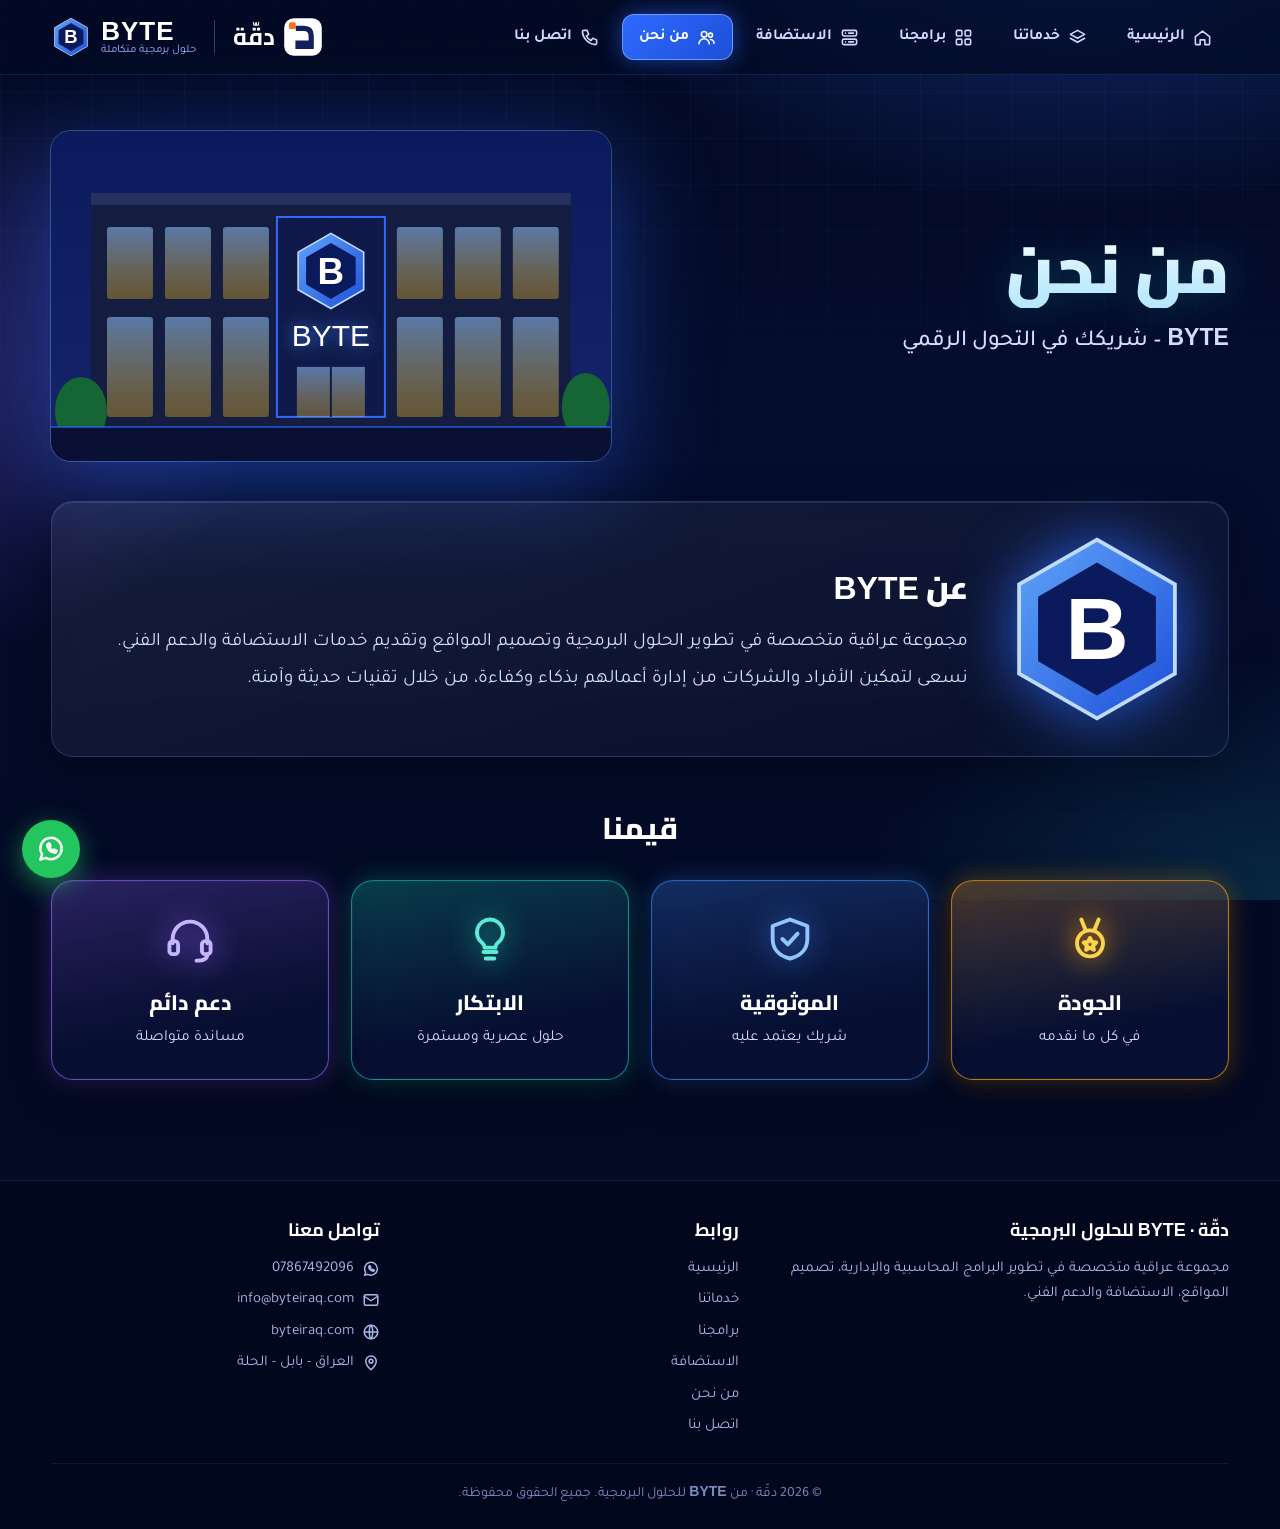
<file: about.html>
<!DOCTYPE html>
<html lang="ar" dir="rtl">
<head>
<meta charset="UTF-8">
<meta name="viewport" content="width=device-width, initial-scale=1.0">
<title>من نحن | دقّة · BYTE للحلول البرمجية</title>
<link rel="preconnect" href="https://fonts.googleapis.com">
<link rel="preconnect" href="https://fonts.gstatic.com" crossorigin>
<link href="https://fonts.googleapis.com/css2?family=Cairo:wght@600;700;800;900&family=Tajawal:wght@400;500;700;800&display=swap" rel="stylesheet">
<style>
*{box-sizing:border-box;margin:0;padding:0}
html{scroll-behavior:smooth}
body{font-family:'Tajawal','Cairo',system-ui,sans-serif;background:#030a24;color:#e6ecff;min-height:100vh;overflow-x:hidden;line-height:1.7}
a{color:inherit;text-decoration:none}
button,input,textarea{font-family:inherit}
.bg{position:fixed;inset:0;z-index:-1;background:
 radial-gradient(900px 500px at 85% -10%,rgba(47,107,255,.35),transparent 60%),
 radial-gradient(700px 500px at -10% 40%,rgba(139,92,246,.28),transparent 60%),
 radial-gradient(700px 400px at 100% 100%,rgba(34,211,238,.15),transparent 60%),
 linear-gradient(180deg,#030a24,#050d2e 50%,#030a24)}
.bg:after{content:"";position:absolute;inset:0;background-image:linear-gradient(rgba(120,160,255,.05) 1px,transparent 1px),linear-gradient(90deg,rgba(120,160,255,.05) 1px,transparent 1px);background-size:46px 46px;mask-image:linear-gradient(180deg,#000,transparent 70%)}
.wrap{width:min(1240px,92%);margin-inline:auto}
/* header */
.top{position:sticky;top:0;z-index:50;padding:14px 0;background:rgba(3,10,36,.72);backdrop-filter:blur(14px);border-bottom:1px solid rgba(120,160,255,.14)}
.nav{display:flex;align-items:center;justify-content:space-between;gap:20px}
.menu{display:flex;gap:6px;list-style:none;flex-wrap:wrap}
.menu a{display:flex;align-items:center;gap:8px;padding:9px 16px;border-radius:12px;font-weight:700;font-size:15.5px;color:#cfd8ff;transition:.25s;border:1px solid transparent}
.menu a:hover{background:rgba(47,107,255,.14);color:#fff}
.menu a.active{background:linear-gradient(135deg,#2f6bff,#1d4ed8);color:#fff;border-color:rgba(147,197,253,.6);box-shadow:0 0 22px rgba(47,107,255,.55)}
.brand{display:flex;align-items:center;gap:18px}
.dq2{display:flex;align-items:center;gap:8px;font-family:'Cairo';font-weight:900;font-size:24px;color:#fff}
.dq2 svg,.bx svg{width:40px;height:40px}
.bx{display:flex;align-items:center;gap:10px}
.bx .t{display:flex;flex-direction:column;line-height:1.1;text-align:left}
.bx b{font-family:'Arial Black',Arial,sans-serif;font-size:26px;letter-spacing:1px;color:#fff}
.bx small{font-size:11.5px;color:#9fb3ff}
.sep{width:1px;height:34px;background:rgba(160,180,255,.3)}
.burger{display:none;background:none;border:1px solid rgba(160,180,255,.3);color:#fff;border-radius:10px;padding:7px;cursor:pointer}
/* hero */
.hero{padding:56px 0 30px}
.hero-in{display:grid;grid-template-columns:1.05fr 1fr;align-items:center;gap:30px}
.hero h1{font-family:'Cairo';font-weight:900;font-size:clamp(40px,5.4vw,66px);line-height:1.15;background:linear-gradient(180deg,#fff,#bfe9ff);-webkit-background-clip:text;background-clip:text;color:transparent;text-shadow:0 0 40px rgba(34,211,238,.25)}
.hero .sub{font-size:clamp(18px,2vw,23px);color:#d5ddff;margin-top:10px;font-weight:500}
.hero .art{display:flex;justify-content:center;filter:drop-shadow(0 20px 50px rgba(47,107,255,.45))}
.hero .art svg{width:100%;max-width:520px;height:auto}
.float{animation:fl 6s ease-in-out infinite}
@keyframes fl{50%{transform:translateY(-12px)}}
.checks{list-style:none;margin-top:22px;display:grid;gap:10px}
.checks li{display:flex;align-items:center;gap:10px;font-size:18px;font-weight:600}
.checks svg{color:#22d3ee;flex:none}
/* glass cards */
.glass{background:linear-gradient(160deg,rgba(255,255,255,.07),rgba(255,255,255,.02));border:1px solid rgba(140,170,255,.22);border-radius:22px;backdrop-filter:blur(10px);box-shadow:0 10px 40px rgba(0,0,0,.35),inset 0 1px 0 rgba(255,255,255,.08)}
.sec{padding:30px 0 60px}
.sec-t{display:flex;align-items:center;justify-content:center;gap:10px;font-family:'Cairo';font-weight:800;font-size:30px;margin-bottom:26px;color:#fff}
.sec-t svg{color:#22d3ee}
.btn{display:inline-flex;align-items:center;justify-content:center;gap:9px;padding:12px 26px;border-radius:12px;font-weight:800;font-size:16px;border:0;cursor:pointer;transition:.25s;color:#fff;background:linear-gradient(135deg,#2f6bff,#22d3ee);box-shadow:0 8px 26px rgba(47,107,255,.45)}
.btn:hover{transform:translateY(-2px);box-shadow:0 12px 34px rgba(47,107,255,.6)}
.btn.green{background:linear-gradient(135deg,#16a34a,#22c55e);box-shadow:0 8px 26px rgba(34,197,94,.4)}
.btn.ghost{background:rgba(255,255,255,.06);border:1px solid rgba(160,190,255,.35);box-shadow:none}
/* themed cards */
.tc{--c1:#3b82f6;--c2:#93c5fd;position:relative;border-radius:22px;padding:26px 20px 22px;text-align:center;display:flex;flex-direction:column;align-items:center;gap:8px;
 background:linear-gradient(170deg,color-mix(in srgb,var(--c1) 30%,transparent),rgba(8,16,52,.85) 70%);border:1.5px solid color-mix(in srgb,var(--c1) 70%,transparent);
 box-shadow:0 0 0 1px rgba(255,255,255,.03) inset,0 14px 40px rgba(0,0,0,.4),0 0 26px color-mix(in srgb,var(--c1) 35%,transparent);transition:.3s}
.tc:hover{transform:translateY(-6px);box-shadow:0 18px 50px rgba(0,0,0,.45),0 0 40px color-mix(in srgb,var(--c1) 60%,transparent)}
.tc .ico{color:var(--c2);filter:drop-shadow(0 0 14px var(--c1));margin-bottom:4px}
.tc h3{font-family:'Cairo';font-weight:800;font-size:21px;color:#fff;line-height:1.35}
.tc p{color:#d3dbff;font-size:15.5px}
.tc .b{margin-top:auto;padding:9px 20px;border-radius:10px;font-weight:800;font-size:14.5px;color:#fff;background:linear-gradient(135deg,var(--c1),color-mix(in srgb,var(--c1) 55%,#000));box-shadow:0 6px 20px color-mix(in srgb,var(--c1) 45%,transparent)}
.tag{position:absolute;top:14px;left:14px;font-size:12px;font-weight:800;padding:3px 10px;border-radius:20px;background:var(--c1);color:#fff}
.g3{display:grid;grid-template-columns:repeat(3,1fr);gap:22px}
.g4{display:grid;grid-template-columns:repeat(4,1fr);gap:22px}
/* footer */
footer{margin-top:40px;border-top:1px solid rgba(120,160,255,.14);background:rgba(2,8,28,.7);padding:34px 0 22px}
.f-in{display:grid;grid-template-columns:1.4fr 1fr 1fr;gap:30px}
footer h4{font-family:'Cairo';font-size:18px;margin-bottom:10px;color:#fff}
footer p,footer li{color:#aab8e8;font-size:15px}
footer ul{list-style:none;display:grid;gap:6px}
footer a:hover{color:#22d3ee}
.f-c li{display:flex;align-items:center;gap:8px}
.copy{text-align:center;color:#7d8cc0;font-size:14px;margin-top:24px;padding-top:16px;border-top:1px solid rgba(120,160,255,.1)}
.copy b{font-family:Arial,sans-serif}
.wa-fab{position:fixed;bottom:22px;left:22px;z-index:60;width:58px;height:58px;border-radius:50%;display:grid;place-items:center;background:#22c55e;color:#fff;box-shadow:0 8px 26px rgba(34,197,94,.55);animation:pulse 2.4s infinite}
@keyframes pulse{0%{box-shadow:0 0 0 0 rgba(34,197,94,.55)}70%{box-shadow:0 0 0 16px rgba(34,197,94,0)}100%{box-shadow:0 0 0 0 rgba(34,197,94,0)}}
.reveal{opacity:0;transform:translateY(24px);transition:.7s cubic-bezier(.2,.7,.2,1)}
.reveal.on{opacity:1;transform:none}
@media (max-width:1000px){
 .menu{display:none;position:absolute;top:100%;right:4%;left:4%;flex-direction:column;background:#071340;border:1px solid rgba(120,160,255,.25);border-radius:16px;padding:10px}
 .menu.open{display:flex}
 .burger{display:block}
 .hero-in{grid-template-columns:1fr;text-align:center}
 .checks{justify-items:center}
 .g4{grid-template-columns:repeat(2,1fr)}
 .g3{grid-template-columns:repeat(2,1fr)}
 .f-in{grid-template-columns:1fr}
 .bx small{display:none}
}
@media (max-width:600px){.g4,.g3{grid-template-columns:1fr}.dq2 b{display:none}}

.hero .art svg{max-width:560px;border-radius:20px;box-shadow:0 0 0 1px rgba(147,197,253,.3)}
.hero .sub b{font-family:Arial,sans-serif}
.ab{display:grid;grid-template-columns:auto 1fr;gap:34px;align-items:center;padding:32px 36px;margin-bottom:46px}
.ab .lg{width:190px;height:190px;filter:drop-shadow(0 0 30px rgba(47,107,255,.8))}
.ab h2{font-family:'Cairo';font-weight:900;font-size:32px;color:#fff;margin-bottom:8px}
.ab h2 b{font-family:Arial,sans-serif}
.ab p{font-size:19px;color:#d5ddff;line-height:1.95}
.tc{min-height:200px;justify-content:center}
@media (max-width:800px){.ab{grid-template-columns:1fr;text-align:center;justify-items:center}}
</style>
</head>
<body>
<div class="bg"></div>
<svg width="0" height="0" style="position:absolute"><defs>
<symbol id="dqIco" viewBox="0 0 100 100"><rect x="3" y="3" width="94" height="94" rx="24" fill="#fff"/><rect x="15" y="13" width="17" height="17" rx="4" fill="#f97316"/><path d="M32 22H52Q77 22 77 47V80H31V59H64V47Q64 35 52 35H32Z" fill="#14205e"/></symbol>
<symbol id="hexB" viewBox="0 0 100 100"><defs><linearGradient id="hxg" x1="0" y1="0" x2="1" y2="1"><stop offset="0" stop-color="#60a5fa"/><stop offset="1" stop-color="#1d4ed8"/></linearGradient></defs><polygon points="50,3 91,26.5 91,73.5 50,97 9,73.5 9,26.5" fill="url(#hxg)" stroke="#bfdbfe" stroke-width="2"/><polygon points="50,15 81,33 81,67 50,85 19,67 19,33" fill="#0b1a5c"/><text x="50" y="66" text-anchor="middle" font-family="Arial Black,Arial,sans-serif" font-weight="900" font-size="46" fill="#fff">B</text></symbol>
</defs></svg>
<header class="top"><div class="wrap nav">
<ul class="menu" id="menu"><li><a href="index.html"><svg width="19" height="19" viewBox="0 0 24 24" fill="none" stroke="currentColor" stroke-width="2" stroke-linecap="round" stroke-linejoin="round"><path d="M3 11l9-7 9 7v9a1 1 0 0 1-1 1h-5v-6H9v6H4a1 1 0 0 1-1-1z"/></svg>الرئيسية</a></li><li><a href="services.html"><svg width="19" height="19" viewBox="0 0 24 24" fill="none" stroke="currentColor" stroke-width="2" stroke-linecap="round" stroke-linejoin="round"><path d="M12 3l9 5-9 5-9-5z"/><path d="M3 13l9 5 9-5"/></svg>خدماتنا</a></li><li><a href="programs.html"><svg width="19" height="19" viewBox="0 0 24 24" fill="none" stroke="currentColor" stroke-width="2" stroke-linecap="round" stroke-linejoin="round"><rect x="3" y="3" width="7" height="7" rx="1.5"/><rect x="14" y="3" width="7" height="7" rx="1.5"/><rect x="3" y="14" width="7" height="7" rx="1.5"/><rect x="14" y="14" width="7" height="7" rx="1.5"/></svg>برامجنا</a></li><li><a href="hosting.html"><svg width="19" height="19" viewBox="0 0 24 24" fill="none" stroke="currentColor" stroke-width="2" stroke-linecap="round" stroke-linejoin="round"><rect x="3" y="3" width="18" height="7" rx="2"/><rect x="3" y="14" width="18" height="7" rx="2"/><path d="M7 6.5h.01M7 17.5h.01M11 6.5h6M11 17.5h6"/></svg>الاستضافة</a></li><li><a href="about.html" class=active><svg width="19" height="19" viewBox="0 0 24 24" fill="none" stroke="currentColor" stroke-width="2" stroke-linecap="round" stroke-linejoin="round"><circle cx="9" cy="8" r="3.5"/><path d="M2.5 20a6.5 6.5 0 0 1 13 0"/><circle cx="17" cy="9" r="2.5"/><path d="M17 14.5a5 5 0 0 1 4.5 5"/></svg>من نحن</a></li><li><a href="contact.html"><svg width="19" height="19" viewBox="0 0 24 24" fill="none" stroke="currentColor" stroke-width="2" stroke-linecap="round" stroke-linejoin="round"><path d="M5 3h4l2 5-3 2a12 12 0 0 0 6 6l2-3 5 2v4a2 2 0 0 1-2 2A18 18 0 0 1 3 5a2 2 0 0 1 2-2z"/></svg>اتصل بنا</a></li></ul>
<button class="burger" id="burger" aria-label="القائمة"><svg width="24" height="24" viewBox="0 0 24 24" fill="none" stroke="currentColor" stroke-width="2" stroke-linecap="round" stroke-linejoin="round"><rect x="3" y="3" width="7" height="7" rx="1.5"/><rect x="14" y="3" width="7" height="7" rx="1.5"/><rect x="3" y="14" width="7" height="7" rx="1.5"/><rect x="14" y="14" width="7" height="7" rx="1.5"/></svg></button>
<div class="brand">
 <a href="index.html" class="dq2" aria-label="دقّة"><svg><use href="#dqIco"/></svg><b>دقّة</b></a>
 <span class="sep"></span>
 <a href="index.html" class="bx" aria-label="BYTE"><span class="t"><b>BYTE</b><small>حلول برمجية متكاملة</small></span><svg><use href="#hexB"/></svg></a>
</div></div></header>
<main>
<section class="hero"><div class="wrap hero-in">
<div class="reveal"><h1>من نحن</h1><p class="sub"><b>BYTE</b> – شريكك في التحول الرقمي</p></div>
<div class="art reveal"><svg viewBox="0 0 560 330">
<defs><linearGradient id="sky" x1="0" y1="0" x2="0" y2="1"><stop offset="0" stop-color="#0b1a5c"/><stop offset="1" stop-color="#16246b"/></linearGradient>
<linearGradient id="win" x1="0" y1="0" x2="0" y2="1"><stop offset="0" stop-color="#93c5fd" stop-opacity=".55"/><stop offset="1" stop-color="#fbbf24" stop-opacity=".35"/></linearGradient></defs>
<rect width="560" height="330" rx="20" fill="url(#sky)"/>
<rect x="40" y="70" width="480" height="230" fill="#141c3f"/>
<rect x="40" y="62" width="480" height="12" fill="#26305c"/>
<rect x="56" y="96" width="46" height="72" rx="3" fill="url(#win)"/><rect x="114" y="96" width="46" height="72" rx="3" fill="url(#win)"/><rect x="172" y="96" width="46" height="72" rx="3" fill="url(#win)"/><rect x="346" y="96" width="46" height="72" rx="3" fill="url(#win)"/><rect x="404" y="96" width="46" height="72" rx="3" fill="url(#win)"/><rect x="462" y="96" width="46" height="72" rx="3" fill="url(#win)"/><rect x="56" y="186" width="46" height="100" rx="3" fill="url(#win)"/><rect x="114" y="186" width="46" height="100" rx="3" fill="url(#win)"/><rect x="172" y="186" width="46" height="100" rx="3" fill="url(#win)"/><rect x="346" y="186" width="46" height="100" rx="3" fill="url(#win)"/><rect x="404" y="186" width="46" height="100" rx="3" fill="url(#win)"/><rect x="462" y="186" width="46" height="100" rx="3" fill="url(#win)"/>
<rect x="226" y="86" width="108" height="200" fill="#0f1a4a" stroke="#2f6bff" stroke-width="2"/>
<g transform="translate(240 100) scale(.8)"><use href="#hexB" width="100" height="100"/></g>
<text x="280" y="215" text-anchor="middle" font-family="Arial Black,Arial" font-size="30" fill="#fff" style="filter:drop-shadow(0 0 8px #3b82f6)">BYTE</text>
<rect x="246" y="236" width="68" height="50" fill="url(#win)"/><path d="M280 236v50" stroke="#141c3f" stroke-width="2"/>
<g fill="#166534"><ellipse cx="30" cy="280" rx="26" ry="34"/><ellipse cx="535" cy="276" rx="24" ry="34"/></g>
<rect x="0" y="296" width="560" height="34" fill="#0a1033"/>
<path d="M0 296h560" stroke="#2f6bff" stroke-width="2" opacity=".6"/>
</svg></div>
</div></section><section class="sec" style="padding-top:10px"><div class="wrap">
<div class="glass ab reveal"><svg class="lg"><use href="#hexB"/></svg>
<div><h2>عن <b>BYTE</b></h2><p>مجموعة عراقية متخصصة في تطوير الحلول البرمجية وتصميم المواقع وتقديم خدمات الاستضافة والدعم الفني. نسعى لتمكين الأفراد والشركات من إدارة أعمالهم بذكاء وكفاءة، من خلال تقنيات حديثة وآمنة.</p></div></div>
<h2 class="sec-t reveal">قيمنا</h2>
<div class="g4"><div class="tc reveal" style="--c1:#f59e0b;--c2:#fcd34d"><span class="ico"><svg width="52" height="52" viewBox="0 0 24 24" fill="none" stroke="currentColor" stroke-width="1.8" stroke-linecap="round" stroke-linejoin="round"><circle cx="12" cy="14" r="6"/><path d="M8 3l2 5M16 3l-2 5M12 11.5l.9 1.8 2 .3-1.5 1.4.4 2-1.8-1-1.8 1 .4-2-1.5-1.4 2-.3z"/></svg></span><h3>الجودة</h3><p>في كل ما نقدمه</p></div><div class="tc reveal" style="--c1:#3b82f6;--c2:#93c5fd"><span class="ico"><svg width="52" height="52" viewBox="0 0 24 24" fill="none" stroke="currentColor" stroke-width="1.8" stroke-linecap="round" stroke-linejoin="round"><path d="M12 3l8 3v6c0 5-3.5 8-8 9-4.5-1-8-4-8-9V6z"/><path d="M8.5 12l2.5 2.5 4.5-5"/></svg></span><h3>الموثوقية</h3><p>شريك يعتمد عليه</p></div><div class="tc reveal" style="--c1:#14b8a6;--c2:#5eead4"><span class="ico"><svg width="52" height="52" viewBox="0 0 24 24" fill="none" stroke="currentColor" stroke-width="1.8" stroke-linecap="round" stroke-linejoin="round"><path d="M9 18h6M10 21h4"/><path d="M12 3a6 6 0 0 0-3.5 10.9c.6.5 1 1.2 1 2.1h5c0-.9.4-1.6 1-2.1A6 6 0 0 0 12 3z"/></svg></span><h3>الابتكار</h3><p>حلول عصرية ومستمرة</p></div><div class="tc reveal" style="--c1:#8b5cf6;--c2:#c4b5fd"><span class="ico"><svg width="52" height="52" viewBox="0 0 24 24" fill="none" stroke="currentColor" stroke-width="1.8" stroke-linecap="round" stroke-linejoin="round"><path d="M4 14v-2a8 8 0 0 1 16 0v2"/><rect x="2.5" y="13" width="4" height="6" rx="1.5"/><rect x="17.5" y="13" width="4" height="6" rx="1.5"/><path d="M20 19c0 2-2 3-5 3"/></svg></span><h3>دعم دائم</h3><p>مساندة متواصلة</p></div></div></div></section>
</main>
<footer><div class="wrap">
<div class="f-in">
 <div><h4>دقّة · <span style="font-family:Arial">BYTE</span> للحلول البرمجية</h4>
 <p>مجموعة عراقية متخصصة في تطوير البرامج المحاسبية والإدارية، تصميم المواقع، الاستضافة والدعم الفني.</p></div>
 <div><h4>روابط</h4><ul><li><a href="index.html">الرئيسية</a></li><li><a href="services.html">خدماتنا</a></li><li><a href="programs.html">برامجنا</a></li><li><a href="hosting.html">الاستضافة</a></li><li><a href="about.html">من نحن</a></li><li><a href="contact.html">اتصل بنا</a></li></ul></div>
 <div class="f-c"><h4>تواصل معنا</h4><ul>
  <li><svg width="18" height="18" viewBox="0 0 24 24" fill="none" stroke="currentColor" stroke-width="2" stroke-linecap="round" stroke-linejoin="round"><path d="M20.5 11.6a8.5 8.5 0 0 1-12.6 7.5L3.5 20.5l1.4-4.3A8.5 8.5 0 1 1 20.5 11.6z"/><path d="M9 8.5c0 3.5 2.8 6.5 6.5 6.5l1-1.6-2-1-1 .8a5 5 0 0 1-2.7-2.7l.8-1-1-2z"/></svg><a href="https://wa.me/9647867492096">07867492096</a></li>
  <li><svg width="18" height="18" viewBox="0 0 24 24" fill="none" stroke="currentColor" stroke-width="2" stroke-linecap="round" stroke-linejoin="round"><rect x="3" y="5" width="18" height="14" rx="2"/><path d="M3 7l9 6 9-6"/></svg><a href="mailto:info@byteiraq.com">info@byteiraq.com</a></li>
  <li><svg width="18" height="18" viewBox="0 0 24 24" fill="none" stroke="currentColor" stroke-width="2" stroke-linecap="round" stroke-linejoin="round"><circle cx="12" cy="12" r="9"/><path d="M3 12h18M12 3c3 3.2 3 14.8 0 18M12 3c-3 3.2-3 14.8 0 18"/></svg><a href="https://byteiraq.com">byteiraq.com</a></li>
  <li><svg width="18" height="18" viewBox="0 0 24 24" fill="none" stroke="currentColor" stroke-width="2" stroke-linecap="round" stroke-linejoin="round"><path d="M12 21s-7-6.2-7-11.5a7 7 0 0 1 14 0C19 14.8 12 21 12 21z"/><circle cx="12" cy="9.5" r="2.5"/></svg>العراق - بابل - الحلة</li></ul></div>
</div>
<div class="copy">© 2026 دقّة · من <b>BYTE</b> للحلول البرمجية. جميع الحقوق محفوظة.</div>
</div></footer>
<a class="wa-fab" href="https://wa.me/9647867492096" aria-label="واتساب"><svg width="30" height="30" viewBox="0 0 24 24" fill="none" stroke="currentColor" stroke-width="2" stroke-linecap="round" stroke-linejoin="round"><path d="M20.5 11.6a8.5 8.5 0 0 1-12.6 7.5L3.5 20.5l1.4-4.3A8.5 8.5 0 1 1 20.5 11.6z"/><path d="M9 8.5c0 3.5 2.8 6.5 6.5 6.5l1-1.6-2-1-1 .8a5 5 0 0 1-2.7-2.7l.8-1-1-2z"/></svg></a>
<script>
(function(){
 var b=document.getElementById('burger'),m=document.getElementById('menu');
 if(b)b.onclick=function(){m.classList.toggle('open')};
 var io=new IntersectionObserver(function(es){es.forEach(function(e){if(e.isIntersecting){e.target.classList.add('on');io.unobserve(e.target)}})},{threshold:.12});
 document.querySelectorAll('.reveal').forEach(function(el){io.observe(el)});
})();
</script>
</body>
</html>
</file>
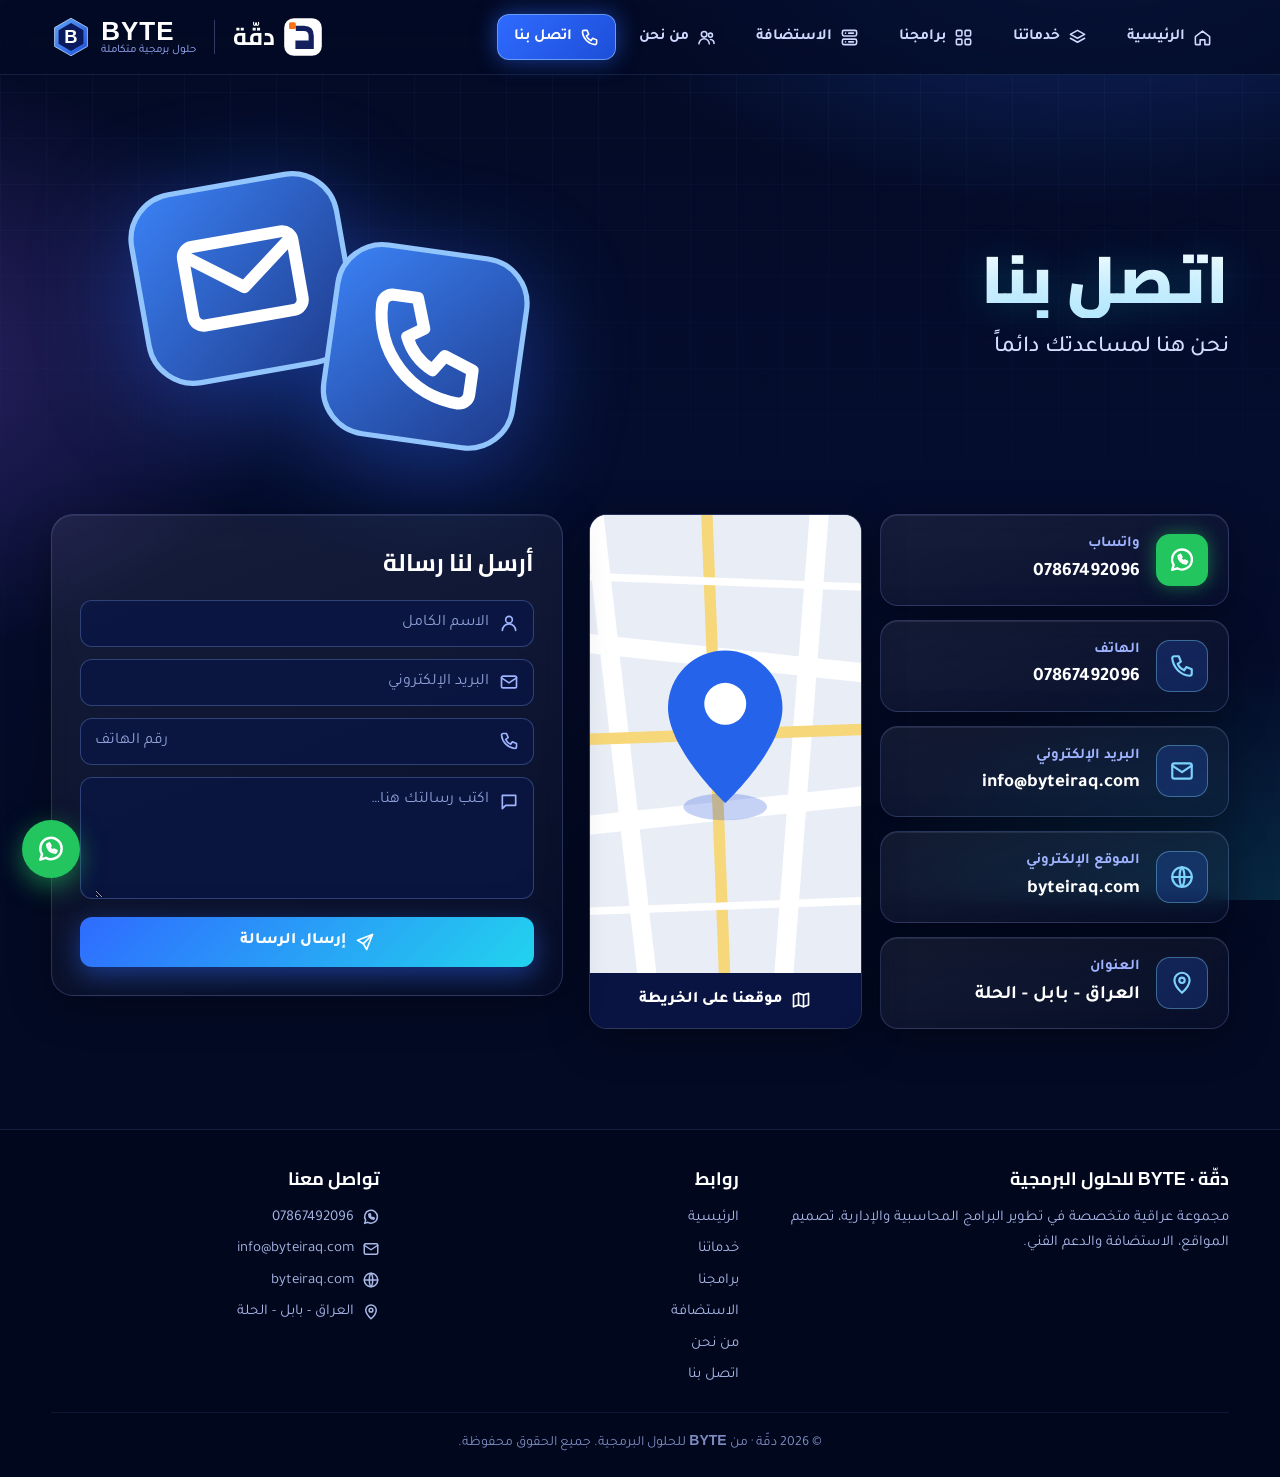
<file: contact.html>
<!DOCTYPE html>
<html lang="ar" dir="rtl">
<head>
<meta charset="UTF-8">
<meta name="viewport" content="width=device-width, initial-scale=1.0">
<title>اتصل بنا | دقّة · BYTE للحلول البرمجية</title>
<link rel="preconnect" href="https://fonts.googleapis.com">
<link rel="preconnect" href="https://fonts.gstatic.com" crossorigin>
<link href="https://fonts.googleapis.com/css2?family=Cairo:wght@600;700;800;900&family=Tajawal:wght@400;500;700;800&display=swap" rel="stylesheet">
<style>
*{box-sizing:border-box;margin:0;padding:0}
html{scroll-behavior:smooth}
body{font-family:'Tajawal','Cairo',system-ui,sans-serif;background:#030a24;color:#e6ecff;min-height:100vh;overflow-x:hidden;line-height:1.7}
a{color:inherit;text-decoration:none}
button,input,textarea{font-family:inherit}
.bg{position:fixed;inset:0;z-index:-1;background:
 radial-gradient(900px 500px at 85% -10%,rgba(47,107,255,.35),transparent 60%),
 radial-gradient(700px 500px at -10% 40%,rgba(139,92,246,.28),transparent 60%),
 radial-gradient(700px 400px at 100% 100%,rgba(34,211,238,.15),transparent 60%),
 linear-gradient(180deg,#030a24,#050d2e 50%,#030a24)}
.bg:after{content:"";position:absolute;inset:0;background-image:linear-gradient(rgba(120,160,255,.05) 1px,transparent 1px),linear-gradient(90deg,rgba(120,160,255,.05) 1px,transparent 1px);background-size:46px 46px;mask-image:linear-gradient(180deg,#000,transparent 70%)}
.wrap{width:min(1240px,92%);margin-inline:auto}
/* header */
.top{position:sticky;top:0;z-index:50;padding:14px 0;background:rgba(3,10,36,.72);backdrop-filter:blur(14px);border-bottom:1px solid rgba(120,160,255,.14)}
.nav{display:flex;align-items:center;justify-content:space-between;gap:20px}
.menu{display:flex;gap:6px;list-style:none;flex-wrap:wrap}
.menu a{display:flex;align-items:center;gap:8px;padding:9px 16px;border-radius:12px;font-weight:700;font-size:15.5px;color:#cfd8ff;transition:.25s;border:1px solid transparent}
.menu a:hover{background:rgba(47,107,255,.14);color:#fff}
.menu a.active{background:linear-gradient(135deg,#2f6bff,#1d4ed8);color:#fff;border-color:rgba(147,197,253,.6);box-shadow:0 0 22px rgba(47,107,255,.55)}
.brand{display:flex;align-items:center;gap:18px}
.dq2{display:flex;align-items:center;gap:8px;font-family:'Cairo';font-weight:900;font-size:24px;color:#fff}
.dq2 svg,.bx svg{width:40px;height:40px}
.bx{display:flex;align-items:center;gap:10px}
.bx .t{display:flex;flex-direction:column;line-height:1.1;text-align:left}
.bx b{font-family:'Arial Black',Arial,sans-serif;font-size:26px;letter-spacing:1px;color:#fff}
.bx small{font-size:11.5px;color:#9fb3ff}
.sep{width:1px;height:34px;background:rgba(160,180,255,.3)}
.burger{display:none;background:none;border:1px solid rgba(160,180,255,.3);color:#fff;border-radius:10px;padding:7px;cursor:pointer}
/* hero */
.hero{padding:56px 0 30px}
.hero-in{display:grid;grid-template-columns:1.05fr 1fr;align-items:center;gap:30px}
.hero h1{font-family:'Cairo';font-weight:900;font-size:clamp(40px,5.4vw,66px);line-height:1.15;background:linear-gradient(180deg,#fff,#bfe9ff);-webkit-background-clip:text;background-clip:text;color:transparent;text-shadow:0 0 40px rgba(34,211,238,.25)}
.hero .sub{font-size:clamp(18px,2vw,23px);color:#d5ddff;margin-top:10px;font-weight:500}
.hero .art{display:flex;justify-content:center;filter:drop-shadow(0 20px 50px rgba(47,107,255,.45))}
.hero .art svg{width:100%;max-width:520px;height:auto}
.float{animation:fl 6s ease-in-out infinite}
@keyframes fl{50%{transform:translateY(-12px)}}
.checks{list-style:none;margin-top:22px;display:grid;gap:10px}
.checks li{display:flex;align-items:center;gap:10px;font-size:18px;font-weight:600}
.checks svg{color:#22d3ee;flex:none}
/* glass cards */
.glass{background:linear-gradient(160deg,rgba(255,255,255,.07),rgba(255,255,255,.02));border:1px solid rgba(140,170,255,.22);border-radius:22px;backdrop-filter:blur(10px);box-shadow:0 10px 40px rgba(0,0,0,.35),inset 0 1px 0 rgba(255,255,255,.08)}
.sec{padding:30px 0 60px}
.sec-t{display:flex;align-items:center;justify-content:center;gap:10px;font-family:'Cairo';font-weight:800;font-size:30px;margin-bottom:26px;color:#fff}
.sec-t svg{color:#22d3ee}
.btn{display:inline-flex;align-items:center;justify-content:center;gap:9px;padding:12px 26px;border-radius:12px;font-weight:800;font-size:16px;border:0;cursor:pointer;transition:.25s;color:#fff;background:linear-gradient(135deg,#2f6bff,#22d3ee);box-shadow:0 8px 26px rgba(47,107,255,.45)}
.btn:hover{transform:translateY(-2px);box-shadow:0 12px 34px rgba(47,107,255,.6)}
.btn.green{background:linear-gradient(135deg,#16a34a,#22c55e);box-shadow:0 8px 26px rgba(34,197,94,.4)}
.btn.ghost{background:rgba(255,255,255,.06);border:1px solid rgba(160,190,255,.35);box-shadow:none}
/* themed cards */
.tc{--c1:#3b82f6;--c2:#93c5fd;position:relative;border-radius:22px;padding:26px 20px 22px;text-align:center;display:flex;flex-direction:column;align-items:center;gap:8px;
 background:linear-gradient(170deg,color-mix(in srgb,var(--c1) 30%,transparent),rgba(8,16,52,.85) 70%);border:1.5px solid color-mix(in srgb,var(--c1) 70%,transparent);
 box-shadow:0 0 0 1px rgba(255,255,255,.03) inset,0 14px 40px rgba(0,0,0,.4),0 0 26px color-mix(in srgb,var(--c1) 35%,transparent);transition:.3s}
.tc:hover{transform:translateY(-6px);box-shadow:0 18px 50px rgba(0,0,0,.45),0 0 40px color-mix(in srgb,var(--c1) 60%,transparent)}
.tc .ico{color:var(--c2);filter:drop-shadow(0 0 14px var(--c1));margin-bottom:4px}
.tc h3{font-family:'Cairo';font-weight:800;font-size:21px;color:#fff;line-height:1.35}
.tc p{color:#d3dbff;font-size:15.5px}
.tc .b{margin-top:auto;padding:9px 20px;border-radius:10px;font-weight:800;font-size:14.5px;color:#fff;background:linear-gradient(135deg,var(--c1),color-mix(in srgb,var(--c1) 55%,#000));box-shadow:0 6px 20px color-mix(in srgb,var(--c1) 45%,transparent)}
.tag{position:absolute;top:14px;left:14px;font-size:12px;font-weight:800;padding:3px 10px;border-radius:20px;background:var(--c1);color:#fff}
.g3{display:grid;grid-template-columns:repeat(3,1fr);gap:22px}
.g4{display:grid;grid-template-columns:repeat(4,1fr);gap:22px}
/* footer */
footer{margin-top:40px;border-top:1px solid rgba(120,160,255,.14);background:rgba(2,8,28,.7);padding:34px 0 22px}
.f-in{display:grid;grid-template-columns:1.4fr 1fr 1fr;gap:30px}
footer h4{font-family:'Cairo';font-size:18px;margin-bottom:10px;color:#fff}
footer p,footer li{color:#aab8e8;font-size:15px}
footer ul{list-style:none;display:grid;gap:6px}
footer a:hover{color:#22d3ee}
.f-c li{display:flex;align-items:center;gap:8px}
.copy{text-align:center;color:#7d8cc0;font-size:14px;margin-top:24px;padding-top:16px;border-top:1px solid rgba(120,160,255,.1)}
.copy b{font-family:Arial,sans-serif}
.wa-fab{position:fixed;bottom:22px;left:22px;z-index:60;width:58px;height:58px;border-radius:50%;display:grid;place-items:center;background:#22c55e;color:#fff;box-shadow:0 8px 26px rgba(34,197,94,.55);animation:pulse 2.4s infinite}
@keyframes pulse{0%{box-shadow:0 0 0 0 rgba(34,197,94,.55)}70%{box-shadow:0 0 0 16px rgba(34,197,94,0)}100%{box-shadow:0 0 0 0 rgba(34,197,94,0)}}
.reveal{opacity:0;transform:translateY(24px);transition:.7s cubic-bezier(.2,.7,.2,1)}
.reveal.on{opacity:1;transform:none}
@media (max-width:1000px){
 .menu{display:none;position:absolute;top:100%;right:4%;left:4%;flex-direction:column;background:#071340;border:1px solid rgba(120,160,255,.25);border-radius:16px;padding:10px}
 .menu.open{display:flex}
 .burger{display:block}
 .hero-in{grid-template-columns:1fr;text-align:center}
 .checks{justify-items:center}
 .g4{grid-template-columns:repeat(2,1fr)}
 .g3{grid-template-columns:repeat(2,1fr)}
 .f-in{grid-template-columns:1fr}
 .bx small{display:none}
}
@media (max-width:600px){.g4,.g3{grid-template-columns:1fr}.dq2 b{display:none}}

.ct{display:grid;grid-template-columns:1.25fr 1fr;gap:26px;align-items:start}
.info{display:grid;grid-template-columns:1fr .78fr;gap:18px}
.items{display:grid;gap:14px}
.it{display:flex;align-items:center;gap:16px;padding:16px 20px;border-radius:18px}
.it .i{width:52px;height:52px;border-radius:14px;display:grid;place-items:center;flex:none}
.it .i.wa{background:#22c55e;color:#fff;box-shadow:0 0 18px rgba(34,197,94,.5)}
.it .i.bl{background:rgba(47,107,255,.2);color:#7dd3fc;border:1px solid rgba(125,211,252,.4)}
.it small{display:block;color:#9fb3ff;font-size:15px;font-weight:700}
.it b{font-size:19px;color:#fff;direction:ltr;unicode-bidi:plaintext}
.map{display:flex;flex-direction:column;overflow:hidden;border-radius:18px;padding:0;min-height:100%}
.map .m{flex:1;min-height:220px;background:#e9eef7;position:relative}
.map .m svg{position:absolute;inset:0;width:100%;height:100%}
.map span{display:flex;align-items:center;justify-content:center;gap:8px;padding:14px;font-weight:800;color:#fff;background:rgba(10,22,70,.9)}
.form{padding:28px}
.form h2{font-family:'Cairo';font-size:24px;color:#fff;margin-bottom:16px}
.fld{display:flex;align-items:center;gap:10px;background:rgba(10,22,70,.75);border:1px solid rgba(140,170,255,.3);border-radius:12px;padding:0 14px;margin-bottom:12px;transition:.2s}
.fld:focus-within{border-color:#22d3ee;box-shadow:0 0 0 3px rgba(34,211,238,.15)}
.fld svg{color:#9fb3ff;flex:none}
.fld input,.fld textarea{flex:1;background:transparent;border:0;outline:0;color:#fff;font-size:16px;padding:13px 0}
.fld textarea{min-height:120px;resize:vertical}
.fld.ta{align-items:flex-start}.fld.ta svg{margin-top:14px}
::placeholder{color:#8ea0d8}
.form .btn{width:100%;margin-top:6px;padding:15px}
@media (max-width:1000px){.ct{grid-template-columns:1fr}}
@media (max-width:640px){.info{grid-template-columns:1fr}}
</style>
</head>
<body>
<div class="bg"></div>
<svg width="0" height="0" style="position:absolute"><defs>
<symbol id="dqIco" viewBox="0 0 100 100"><rect x="3" y="3" width="94" height="94" rx="24" fill="#fff"/><rect x="15" y="13" width="17" height="17" rx="4" fill="#f97316"/><path d="M32 22H52Q77 22 77 47V80H31V59H64V47Q64 35 52 35H32Z" fill="#14205e"/></symbol>
<symbol id="hexB" viewBox="0 0 100 100"><defs><linearGradient id="hxg" x1="0" y1="0" x2="1" y2="1"><stop offset="0" stop-color="#60a5fa"/><stop offset="1" stop-color="#1d4ed8"/></linearGradient></defs><polygon points="50,3 91,26.5 91,73.5 50,97 9,73.5 9,26.5" fill="url(#hxg)" stroke="#bfdbfe" stroke-width="2"/><polygon points="50,15 81,33 81,67 50,85 19,67 19,33" fill="#0b1a5c"/><text x="50" y="66" text-anchor="middle" font-family="Arial Black,Arial,sans-serif" font-weight="900" font-size="46" fill="#fff">B</text></symbol>
</defs></svg>
<header class="top"><div class="wrap nav">
<ul class="menu" id="menu"><li><a href="index.html"><svg width="19" height="19" viewBox="0 0 24 24" fill="none" stroke="currentColor" stroke-width="2" stroke-linecap="round" stroke-linejoin="round"><path d="M3 11l9-7 9 7v9a1 1 0 0 1-1 1h-5v-6H9v6H4a1 1 0 0 1-1-1z"/></svg>الرئيسية</a></li><li><a href="services.html"><svg width="19" height="19" viewBox="0 0 24 24" fill="none" stroke="currentColor" stroke-width="2" stroke-linecap="round" stroke-linejoin="round"><path d="M12 3l9 5-9 5-9-5z"/><path d="M3 13l9 5 9-5"/></svg>خدماتنا</a></li><li><a href="programs.html"><svg width="19" height="19" viewBox="0 0 24 24" fill="none" stroke="currentColor" stroke-width="2" stroke-linecap="round" stroke-linejoin="round"><rect x="3" y="3" width="7" height="7" rx="1.5"/><rect x="14" y="3" width="7" height="7" rx="1.5"/><rect x="3" y="14" width="7" height="7" rx="1.5"/><rect x="14" y="14" width="7" height="7" rx="1.5"/></svg>برامجنا</a></li><li><a href="hosting.html"><svg width="19" height="19" viewBox="0 0 24 24" fill="none" stroke="currentColor" stroke-width="2" stroke-linecap="round" stroke-linejoin="round"><rect x="3" y="3" width="18" height="7" rx="2"/><rect x="3" y="14" width="18" height="7" rx="2"/><path d="M7 6.5h.01M7 17.5h.01M11 6.5h6M11 17.5h6"/></svg>الاستضافة</a></li><li><a href="about.html"><svg width="19" height="19" viewBox="0 0 24 24" fill="none" stroke="currentColor" stroke-width="2" stroke-linecap="round" stroke-linejoin="round"><circle cx="9" cy="8" r="3.5"/><path d="M2.5 20a6.5 6.5 0 0 1 13 0"/><circle cx="17" cy="9" r="2.5"/><path d="M17 14.5a5 5 0 0 1 4.5 5"/></svg>من نحن</a></li><li><a href="contact.html" class=active><svg width="19" height="19" viewBox="0 0 24 24" fill="none" stroke="currentColor" stroke-width="2" stroke-linecap="round" stroke-linejoin="round"><path d="M5 3h4l2 5-3 2a12 12 0 0 0 6 6l2-3 5 2v4a2 2 0 0 1-2 2A18 18 0 0 1 3 5a2 2 0 0 1 2-2z"/></svg>اتصل بنا</a></li></ul>
<button class="burger" id="burger" aria-label="القائمة"><svg width="24" height="24" viewBox="0 0 24 24" fill="none" stroke="currentColor" stroke-width="2" stroke-linecap="round" stroke-linejoin="round"><rect x="3" y="3" width="7" height="7" rx="1.5"/><rect x="14" y="3" width="7" height="7" rx="1.5"/><rect x="3" y="14" width="7" height="7" rx="1.5"/><rect x="14" y="14" width="7" height="7" rx="1.5"/></svg></button>
<div class="brand">
 <a href="index.html" class="dq2" aria-label="دقّة"><svg><use href="#dqIco"/></svg><b>دقّة</b></a>
 <span class="sep"></span>
 <a href="index.html" class="bx" aria-label="BYTE"><span class="t"><b>BYTE</b><small>حلول برمجية متكاملة</small></span><svg><use href="#hexB"/></svg></a>
</div></div></header>
<main>
<section class="hero"><div class="wrap hero-in">
<div class="reveal"><h1>اتصل بنا</h1><p class="sub">نحن هنا لمساعدتك دائماً</p></div>
<div class="art reveal"><svg viewBox="0 0 300 200" class="float">
<defs><linearGradient id="cb" x1="0" y1="0" x2="1" y2="1"><stop offset="0" stop-color="#3b82f6"/><stop offset="1" stop-color="#1e3a8a"/></linearGradient></defs>
<g transform="rotate(-10 100 90)"><rect x="40" y="30" width="120" height="110" rx="26" fill="url(#cb)" stroke="#93c5fd" stroke-width="3"/>
<rect x="68" y="62" width="64" height="46" rx="6" fill="none" stroke="#fff" stroke-width="7"/><path d="M68 66l32 24 32-24" fill="none" stroke="#fff" stroke-width="7" stroke-linejoin="round"/></g>
<g transform="rotate(8 210 120)"><rect x="150" y="70" width="110" height="110" rx="26" fill="url(#cb)" stroke="#93c5fd" stroke-width="3"/>
<path d="M183 98h14l6 17-9 6a34 34 0 0 0 17 17l6-9 17 6v14a6 6 0 0 1-6 6 52 52 0 0 1-51-51 6 6 0 0 1 6-6z" fill="none" stroke="#fff" stroke-width="7" stroke-linejoin="round"/></g>
</svg></div>
</div></section><section class="sec" style="padding-top:6px"><div class="wrap ct">
<div class="info reveal"><div class="items">
 <a class="glass it" href="https://wa.me/9647867492096" target="_blank"><span class="i wa"><svg width="28" height="28" viewBox="0 0 24 24" fill="none" stroke="currentColor" stroke-width="2" stroke-linecap="round" stroke-linejoin="round"><path d="M20.5 11.6a8.5 8.5 0 0 1-12.6 7.5L3.5 20.5l1.4-4.3A8.5 8.5 0 1 1 20.5 11.6z"/><path d="M9 8.5c0 3.5 2.8 6.5 6.5 6.5l1-1.6-2-1-1 .8a5 5 0 0 1-2.7-2.7l.8-1-1-2z"/></svg></span><div><small>واتساب</small><b>07867492096</b></div></a>
 <a class="glass it" href="tel:07867492096"><span class="i bl"><svg width="26" height="26" viewBox="0 0 24 24" fill="none" stroke="currentColor" stroke-width="2" stroke-linecap="round" stroke-linejoin="round"><path d="M5 3h4l2 5-3 2a12 12 0 0 0 6 6l2-3 5 2v4a2 2 0 0 1-2 2A18 18 0 0 1 3 5a2 2 0 0 1 2-2z"/></svg></span><div><small>الهاتف</small><b>07867492096</b></div></a>
 <a class="glass it" href="mailto:info@byteiraq.com"><span class="i bl"><svg width="26" height="26" viewBox="0 0 24 24" fill="none" stroke="currentColor" stroke-width="2" stroke-linecap="round" stroke-linejoin="round"><rect x="3" y="5" width="18" height="14" rx="2"/><path d="M3 7l9 6 9-6"/></svg></span><div><small>البريد الإلكتروني</small><b>info@byteiraq.com</b></div></a>
 <a class="glass it" href="https://byteiraq.com" target="_blank"><span class="i bl"><svg width="26" height="26" viewBox="0 0 24 24" fill="none" stroke="currentColor" stroke-width="2" stroke-linecap="round" stroke-linejoin="round"><circle cx="12" cy="12" r="9"/><path d="M3 12h18M12 3c3 3.2 3 14.8 0 18M12 3c-3 3.2-3 14.8 0 18"/></svg></span><div><small>الموقع الإلكتروني</small><b>byteiraq.com</b></div></a>
 <div class="glass it"><span class="i bl"><svg width="26" height="26" viewBox="0 0 24 24" fill="none" stroke="currentColor" stroke-width="2" stroke-linecap="round" stroke-linejoin="round"><path d="M12 21s-7-6.2-7-11.5a7 7 0 0 1 14 0C19 14.8 12 21 12 21z"/><circle cx="12" cy="9.5" r="2.5"/></svg></span><div><small>العنوان</small><b style="direction:rtl">العراق - بابل - الحلة</b></div></div>
</div>
<a class="glass map" href="https://www.google.com/maps/search/?api=1&query=%D8%A7%D9%84%D8%AD%D9%84%D8%A9+%D8%A8%D8%A7%D8%A8%D9%84" target="_blank"><div class="m"><svg viewBox="0 0 260 240" preserveAspectRatio="xMidYMid slice"><rect width="260" height="240" fill="#e8edf6"/>
<g stroke="#fff" stroke-width="10"><path d="M-10 60L270 90M-10 170L270 140M60 -10L90 250M180 -10L160 250"/></g>
<g stroke="#f6d77a" stroke-width="6"><path d="M-10 120L270 110M120 -10L130 250"/></g>
<g stroke="#fff" stroke-width="4"><path d="M0 30L260 40M0 210L260 200M30 0L40 240M220 0L230 240"/></g>
<g transform="translate(130 95)"><ellipse cx="0" cy="58" rx="22" ry="7" fill="#1d4ed8" opacity=".25"/><path d="M0 56s-30-28-30-50a30 30 0 0 1 60 0c0 22-30 50-30 50z" fill="#2563eb"/><circle cx="0" cy="4" r="11" fill="#fff"/></g></svg></div><span><svg width="20" height="20" viewBox="0 0 24 24" fill="none" stroke="currentColor" stroke-width="2" stroke-linecap="round" stroke-linejoin="round"><path d="M9 4L3 6v14l6-2 6 2 6-2V4l-6 2z"/><path d="M9 4v14M15 6v14"/></svg>موقعنا على الخريطة</span></a>
</div>
<form class="glass form reveal" id="cf"><h2>أرسل لنا رسالة</h2>
 <div class="fld"><svg width="20" height="20" viewBox="0 0 24 24" fill="none" stroke="currentColor" stroke-width="2" stroke-linecap="round" stroke-linejoin="round"><circle cx="12" cy="8" r="4"/><path d="M4 21a8 8 0 0 1 16 0"/></svg><input name="n" placeholder="الاسم الكامل" required></div>
 <div class="fld"><svg width="20" height="20" viewBox="0 0 24 24" fill="none" stroke="currentColor" stroke-width="2" stroke-linecap="round" stroke-linejoin="round"><rect x="3" y="5" width="18" height="14" rx="2"/><path d="M3 7l9 6 9-6"/></svg><input name="e" type="email" placeholder="البريد الإلكتروني"></div>
 <div class="fld"><svg width="20" height="20" viewBox="0 0 24 24" fill="none" stroke="currentColor" stroke-width="2" stroke-linecap="round" stroke-linejoin="round"><path d="M5 3h4l2 5-3 2a12 12 0 0 0 6 6l2-3 5 2v4a2 2 0 0 1-2 2A18 18 0 0 1 3 5a2 2 0 0 1 2-2z"/></svg><input name="p" type="tel" placeholder="رقم الهاتف"></div>
 <div class="fld ta"><svg width="20" height="20" viewBox="0 0 24 24" fill="none" stroke="currentColor" stroke-width="2" stroke-linecap="round" stroke-linejoin="round"><path d="M4 4h16v12H8l-4 4z"/></svg><textarea name="m" placeholder="اكتب رسالتك هنا…" required></textarea></div>
 <button class="btn"><svg width="20" height="20" viewBox="0 0 24 24" fill="none" stroke="currentColor" stroke-width="2" stroke-linecap="round" stroke-linejoin="round"><path d="M21 3L10 14"/><path d="M21 3l-7 18-4-7-7-4z"/></svg>إرسال الرسالة</button>
</form>
</div></section>
</main>
<footer><div class="wrap">
<div class="f-in">
 <div><h4>دقّة · <span style="font-family:Arial">BYTE</span> للحلول البرمجية</h4>
 <p>مجموعة عراقية متخصصة في تطوير البرامج المحاسبية والإدارية، تصميم المواقع، الاستضافة والدعم الفني.</p></div>
 <div><h4>روابط</h4><ul><li><a href="index.html">الرئيسية</a></li><li><a href="services.html">خدماتنا</a></li><li><a href="programs.html">برامجنا</a></li><li><a href="hosting.html">الاستضافة</a></li><li><a href="about.html">من نحن</a></li><li><a href="contact.html">اتصل بنا</a></li></ul></div>
 <div class="f-c"><h4>تواصل معنا</h4><ul>
  <li><svg width="18" height="18" viewBox="0 0 24 24" fill="none" stroke="currentColor" stroke-width="2" stroke-linecap="round" stroke-linejoin="round"><path d="M20.5 11.6a8.5 8.5 0 0 1-12.6 7.5L3.5 20.5l1.4-4.3A8.5 8.5 0 1 1 20.5 11.6z"/><path d="M9 8.5c0 3.5 2.8 6.5 6.5 6.5l1-1.6-2-1-1 .8a5 5 0 0 1-2.7-2.7l.8-1-1-2z"/></svg><a href="https://wa.me/9647867492096">07867492096</a></li>
  <li><svg width="18" height="18" viewBox="0 0 24 24" fill="none" stroke="currentColor" stroke-width="2" stroke-linecap="round" stroke-linejoin="round"><rect x="3" y="5" width="18" height="14" rx="2"/><path d="M3 7l9 6 9-6"/></svg><a href="mailto:info@byteiraq.com">info@byteiraq.com</a></li>
  <li><svg width="18" height="18" viewBox="0 0 24 24" fill="none" stroke="currentColor" stroke-width="2" stroke-linecap="round" stroke-linejoin="round"><circle cx="12" cy="12" r="9"/><path d="M3 12h18M12 3c3 3.2 3 14.8 0 18M12 3c-3 3.2-3 14.8 0 18"/></svg><a href="https://byteiraq.com">byteiraq.com</a></li>
  <li><svg width="18" height="18" viewBox="0 0 24 24" fill="none" stroke="currentColor" stroke-width="2" stroke-linecap="round" stroke-linejoin="round"><path d="M12 21s-7-6.2-7-11.5a7 7 0 0 1 14 0C19 14.8 12 21 12 21z"/><circle cx="12" cy="9.5" r="2.5"/></svg>العراق - بابل - الحلة</li></ul></div>
</div>
<div class="copy">© 2026 دقّة · من <b>BYTE</b> للحلول البرمجية. جميع الحقوق محفوظة.</div>
</div></footer>
<a class="wa-fab" href="https://wa.me/9647867492096" aria-label="واتساب"><svg width="30" height="30" viewBox="0 0 24 24" fill="none" stroke="currentColor" stroke-width="2" stroke-linecap="round" stroke-linejoin="round"><path d="M20.5 11.6a8.5 8.5 0 0 1-12.6 7.5L3.5 20.5l1.4-4.3A8.5 8.5 0 1 1 20.5 11.6z"/><path d="M9 8.5c0 3.5 2.8 6.5 6.5 6.5l1-1.6-2-1-1 .8a5 5 0 0 1-2.7-2.7l.8-1-1-2z"/></svg></a>
<script>
(function(){
 var b=document.getElementById('burger'),m=document.getElementById('menu');
 if(b)b.onclick=function(){m.classList.toggle('open')};
 var io=new IntersectionObserver(function(es){es.forEach(function(e){if(e.isIntersecting){e.target.classList.add('on');io.unobserve(e.target)}})},{threshold:.12});
 document.querySelectorAll('.reveal').forEach(function(el){io.observe(el)});
})();

document.getElementById('cf').onsubmit=function(e){e.preventDefault();var f=e.target;
var t='السلام عليكم، رسالة من موقع دقّة:\nالاسم: '+f.n.value+'\nالبريد: '+(f.e.value||'-')+'\nالهاتف: '+(f.p.value||'-')+'\n\n'+f.m.value;
window.open('https://wa.me/9647867492096?text='+encodeURIComponent(t),'_blank');};
</script>
</body>
</html>
</file>
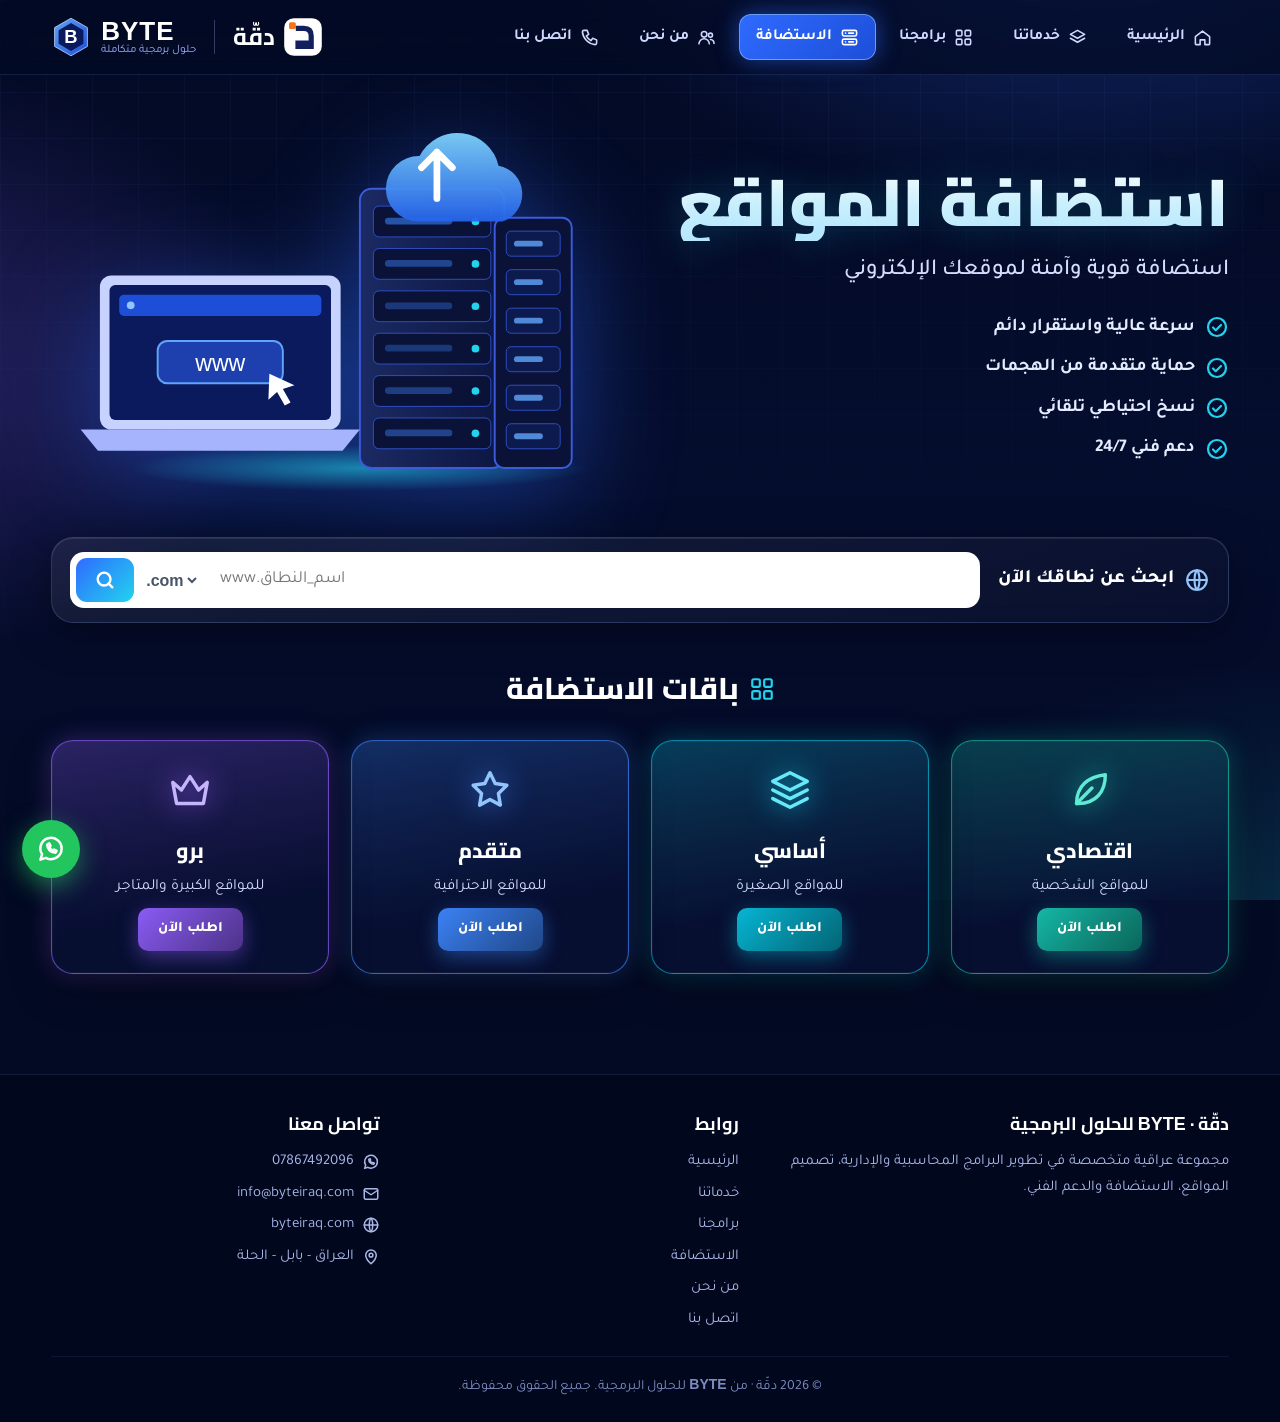
<file: hosting.html>
<!DOCTYPE html>
<html lang="ar" dir="rtl">
<head>
<meta charset="UTF-8">
<meta name="viewport" content="width=device-width, initial-scale=1.0">
<title>استضافة المواقع | دقّة · BYTE للحلول البرمجية</title>
<link rel="preconnect" href="https://fonts.googleapis.com">
<link rel="preconnect" href="https://fonts.gstatic.com" crossorigin>
<link href="https://fonts.googleapis.com/css2?family=Cairo:wght@600;700;800;900&family=Tajawal:wght@400;500;700;800&display=swap" rel="stylesheet">
<style>
*{box-sizing:border-box;margin:0;padding:0}
html{scroll-behavior:smooth}
body{font-family:'Tajawal','Cairo',system-ui,sans-serif;background:#030a24;color:#e6ecff;min-height:100vh;overflow-x:hidden;line-height:1.7}
a{color:inherit;text-decoration:none}
button,input,textarea{font-family:inherit}
.bg{position:fixed;inset:0;z-index:-1;background:
 radial-gradient(900px 500px at 85% -10%,rgba(47,107,255,.35),transparent 60%),
 radial-gradient(700px 500px at -10% 40%,rgba(139,92,246,.28),transparent 60%),
 radial-gradient(700px 400px at 100% 100%,rgba(34,211,238,.15),transparent 60%),
 linear-gradient(180deg,#030a24,#050d2e 50%,#030a24)}
.bg:after{content:"";position:absolute;inset:0;background-image:linear-gradient(rgba(120,160,255,.05) 1px,transparent 1px),linear-gradient(90deg,rgba(120,160,255,.05) 1px,transparent 1px);background-size:46px 46px;mask-image:linear-gradient(180deg,#000,transparent 70%)}
.wrap{width:min(1240px,92%);margin-inline:auto}
/* header */
.top{position:sticky;top:0;z-index:50;padding:14px 0;background:rgba(3,10,36,.72);backdrop-filter:blur(14px);border-bottom:1px solid rgba(120,160,255,.14)}
.nav{display:flex;align-items:center;justify-content:space-between;gap:20px}
.menu{display:flex;gap:6px;list-style:none;flex-wrap:wrap}
.menu a{display:flex;align-items:center;gap:8px;padding:9px 16px;border-radius:12px;font-weight:700;font-size:15.5px;color:#cfd8ff;transition:.25s;border:1px solid transparent}
.menu a:hover{background:rgba(47,107,255,.14);color:#fff}
.menu a.active{background:linear-gradient(135deg,#2f6bff,#1d4ed8);color:#fff;border-color:rgba(147,197,253,.6);box-shadow:0 0 22px rgba(47,107,255,.55)}
.brand{display:flex;align-items:center;gap:18px}
.dq2{display:flex;align-items:center;gap:8px;font-family:'Cairo';font-weight:900;font-size:24px;color:#fff}
.dq2 svg,.bx svg{width:40px;height:40px}
.bx{display:flex;align-items:center;gap:10px}
.bx .t{display:flex;flex-direction:column;line-height:1.1;text-align:left}
.bx b{font-family:'Arial Black',Arial,sans-serif;font-size:26px;letter-spacing:1px;color:#fff}
.bx small{font-size:11.5px;color:#9fb3ff}
.sep{width:1px;height:34px;background:rgba(160,180,255,.3)}
.burger{display:none;background:none;border:1px solid rgba(160,180,255,.3);color:#fff;border-radius:10px;padding:7px;cursor:pointer}
/* hero */
.hero{padding:56px 0 30px}
.hero-in{display:grid;grid-template-columns:1.05fr 1fr;align-items:center;gap:30px}
.hero h1{font-family:'Cairo';font-weight:900;font-size:clamp(40px,5.4vw,66px);line-height:1.15;background:linear-gradient(180deg,#fff,#bfe9ff);-webkit-background-clip:text;background-clip:text;color:transparent;text-shadow:0 0 40px rgba(34,211,238,.25)}
.hero .sub{font-size:clamp(18px,2vw,23px);color:#d5ddff;margin-top:10px;font-weight:500}
.hero .art{display:flex;justify-content:center;filter:drop-shadow(0 20px 50px rgba(47,107,255,.45))}
.hero .art svg{width:100%;max-width:520px;height:auto}
.float{animation:fl 6s ease-in-out infinite}
@keyframes fl{50%{transform:translateY(-12px)}}
.checks{list-style:none;margin-top:22px;display:grid;gap:10px}
.checks li{display:flex;align-items:center;gap:10px;font-size:18px;font-weight:600}
.checks svg{color:#22d3ee;flex:none}
/* glass cards */
.glass{background:linear-gradient(160deg,rgba(255,255,255,.07),rgba(255,255,255,.02));border:1px solid rgba(140,170,255,.22);border-radius:22px;backdrop-filter:blur(10px);box-shadow:0 10px 40px rgba(0,0,0,.35),inset 0 1px 0 rgba(255,255,255,.08)}
.sec{padding:30px 0 60px}
.sec-t{display:flex;align-items:center;justify-content:center;gap:10px;font-family:'Cairo';font-weight:800;font-size:30px;margin-bottom:26px;color:#fff}
.sec-t svg{color:#22d3ee}
.btn{display:inline-flex;align-items:center;justify-content:center;gap:9px;padding:12px 26px;border-radius:12px;font-weight:800;font-size:16px;border:0;cursor:pointer;transition:.25s;color:#fff;background:linear-gradient(135deg,#2f6bff,#22d3ee);box-shadow:0 8px 26px rgba(47,107,255,.45)}
.btn:hover{transform:translateY(-2px);box-shadow:0 12px 34px rgba(47,107,255,.6)}
.btn.green{background:linear-gradient(135deg,#16a34a,#22c55e);box-shadow:0 8px 26px rgba(34,197,94,.4)}
.btn.ghost{background:rgba(255,255,255,.06);border:1px solid rgba(160,190,255,.35);box-shadow:none}
/* themed cards */
.tc{--c1:#3b82f6;--c2:#93c5fd;position:relative;border-radius:22px;padding:26px 20px 22px;text-align:center;display:flex;flex-direction:column;align-items:center;gap:8px;
 background:linear-gradient(170deg,color-mix(in srgb,var(--c1) 30%,transparent),rgba(8,16,52,.85) 70%);border:1.5px solid color-mix(in srgb,var(--c1) 70%,transparent);
 box-shadow:0 0 0 1px rgba(255,255,255,.03) inset,0 14px 40px rgba(0,0,0,.4),0 0 26px color-mix(in srgb,var(--c1) 35%,transparent);transition:.3s}
.tc:hover{transform:translateY(-6px);box-shadow:0 18px 50px rgba(0,0,0,.45),0 0 40px color-mix(in srgb,var(--c1) 60%,transparent)}
.tc .ico{color:var(--c2);filter:drop-shadow(0 0 14px var(--c1));margin-bottom:4px}
.tc h3{font-family:'Cairo';font-weight:800;font-size:21px;color:#fff;line-height:1.35}
.tc p{color:#d3dbff;font-size:15.5px}
.tc .b{margin-top:auto;padding:9px 20px;border-radius:10px;font-weight:800;font-size:14.5px;color:#fff;background:linear-gradient(135deg,var(--c1),color-mix(in srgb,var(--c1) 55%,#000));box-shadow:0 6px 20px color-mix(in srgb,var(--c1) 45%,transparent)}
.tag{position:absolute;top:14px;left:14px;font-size:12px;font-weight:800;padding:3px 10px;border-radius:20px;background:var(--c1);color:#fff}
.g3{display:grid;grid-template-columns:repeat(3,1fr);gap:22px}
.g4{display:grid;grid-template-columns:repeat(4,1fr);gap:22px}
/* footer */
footer{margin-top:40px;border-top:1px solid rgba(120,160,255,.14);background:rgba(2,8,28,.7);padding:34px 0 22px}
.f-in{display:grid;grid-template-columns:1.4fr 1fr 1fr;gap:30px}
footer h4{font-family:'Cairo';font-size:18px;margin-bottom:10px;color:#fff}
footer p,footer li{color:#aab8e8;font-size:15px}
footer ul{list-style:none;display:grid;gap:6px}
footer a:hover{color:#22d3ee}
.f-c li{display:flex;align-items:center;gap:8px}
.copy{text-align:center;color:#7d8cc0;font-size:14px;margin-top:24px;padding-top:16px;border-top:1px solid rgba(120,160,255,.1)}
.copy b{font-family:Arial,sans-serif}
.wa-fab{position:fixed;bottom:22px;left:22px;z-index:60;width:58px;height:58px;border-radius:50%;display:grid;place-items:center;background:#22c55e;color:#fff;box-shadow:0 8px 26px rgba(34,197,94,.55);animation:pulse 2.4s infinite}
@keyframes pulse{0%{box-shadow:0 0 0 0 rgba(34,197,94,.55)}70%{box-shadow:0 0 0 16px rgba(34,197,94,0)}100%{box-shadow:0 0 0 0 rgba(34,197,94,0)}}
.reveal{opacity:0;transform:translateY(24px);transition:.7s cubic-bezier(.2,.7,.2,1)}
.reveal.on{opacity:1;transform:none}
@media (max-width:1000px){
 .menu{display:none;position:absolute;top:100%;right:4%;left:4%;flex-direction:column;background:#071340;border:1px solid rgba(120,160,255,.25);border-radius:16px;padding:10px}
 .menu.open{display:flex}
 .burger{display:block}
 .hero-in{grid-template-columns:1fr;text-align:center}
 .checks{justify-items:center}
 .g4{grid-template-columns:repeat(2,1fr)}
 .g3{grid-template-columns:repeat(2,1fr)}
 .f-in{grid-template-columns:1fr}
 .bx small{display:none}
}
@media (max-width:600px){.g4,.g3{grid-template-columns:1fr}.dq2 b{display:none}}

.dom{display:flex;align-items:center;gap:18px;padding:14px 18px;margin:0 0 40px}
.dom label{display:flex;align-items:center;gap:10px;font-weight:800;font-size:19px;white-space:nowrap;color:#fff}
.dom label svg{color:#93c5fd}
.dom form{flex:1;display:flex;align-items:center;gap:8px;background:#fff;border-radius:14px;padding:6px 6px 6px 6px}
.dom input{flex:1;border:0;outline:0;font-size:17px;padding:8px 12px;color:#0a1a4f;background:transparent;direction:ltr;text-align:left}
.dom select{border:0;outline:0;font-size:16px;color:#475569;background:transparent;direction:ltr;font-weight:700}
.dom button{width:58px;height:44px;border-radius:11px;border:0;cursor:pointer;color:#fff;background:linear-gradient(135deg,#2f6bff,#22d3ee);display:grid;place-items:center}
.tc{min-height:230px}
@media (max-width:700px){.dom{flex-direction:column;align-items:stretch}.dom label{justify-content:center}}
</style>
</head>
<body>
<div class="bg"></div>
<svg width="0" height="0" style="position:absolute"><defs>
<symbol id="dqIco" viewBox="0 0 100 100"><rect x="3" y="3" width="94" height="94" rx="24" fill="#fff"/><rect x="15" y="13" width="17" height="17" rx="4" fill="#f97316"/><path d="M32 22H52Q77 22 77 47V80H31V59H64V47Q64 35 52 35H32Z" fill="#14205e"/></symbol>
<symbol id="hexB" viewBox="0 0 100 100"><defs><linearGradient id="hxg" x1="0" y1="0" x2="1" y2="1"><stop offset="0" stop-color="#60a5fa"/><stop offset="1" stop-color="#1d4ed8"/></linearGradient></defs><polygon points="50,3 91,26.5 91,73.5 50,97 9,73.5 9,26.5" fill="url(#hxg)" stroke="#bfdbfe" stroke-width="2"/><polygon points="50,15 81,33 81,67 50,85 19,67 19,33" fill="#0b1a5c"/><text x="50" y="66" text-anchor="middle" font-family="Arial Black,Arial,sans-serif" font-weight="900" font-size="46" fill="#fff">B</text></symbol>
</defs></svg>
<header class="top"><div class="wrap nav">
<ul class="menu" id="menu"><li><a href="index.html"><svg width="19" height="19" viewBox="0 0 24 24" fill="none" stroke="currentColor" stroke-width="2" stroke-linecap="round" stroke-linejoin="round"><path d="M3 11l9-7 9 7v9a1 1 0 0 1-1 1h-5v-6H9v6H4a1 1 0 0 1-1-1z"/></svg>الرئيسية</a></li><li><a href="services.html"><svg width="19" height="19" viewBox="0 0 24 24" fill="none" stroke="currentColor" stroke-width="2" stroke-linecap="round" stroke-linejoin="round"><path d="M12 3l9 5-9 5-9-5z"/><path d="M3 13l9 5 9-5"/></svg>خدماتنا</a></li><li><a href="programs.html"><svg width="19" height="19" viewBox="0 0 24 24" fill="none" stroke="currentColor" stroke-width="2" stroke-linecap="round" stroke-linejoin="round"><rect x="3" y="3" width="7" height="7" rx="1.5"/><rect x="14" y="3" width="7" height="7" rx="1.5"/><rect x="3" y="14" width="7" height="7" rx="1.5"/><rect x="14" y="14" width="7" height="7" rx="1.5"/></svg>برامجنا</a></li><li><a href="hosting.html" class=active><svg width="19" height="19" viewBox="0 0 24 24" fill="none" stroke="currentColor" stroke-width="2" stroke-linecap="round" stroke-linejoin="round"><rect x="3" y="3" width="18" height="7" rx="2"/><rect x="3" y="14" width="18" height="7" rx="2"/><path d="M7 6.5h.01M7 17.5h.01M11 6.5h6M11 17.5h6"/></svg>الاستضافة</a></li><li><a href="about.html"><svg width="19" height="19" viewBox="0 0 24 24" fill="none" stroke="currentColor" stroke-width="2" stroke-linecap="round" stroke-linejoin="round"><circle cx="9" cy="8" r="3.5"/><path d="M2.5 20a6.5 6.5 0 0 1 13 0"/><circle cx="17" cy="9" r="2.5"/><path d="M17 14.5a5 5 0 0 1 4.5 5"/></svg>من نحن</a></li><li><a href="contact.html"><svg width="19" height="19" viewBox="0 0 24 24" fill="none" stroke="currentColor" stroke-width="2" stroke-linecap="round" stroke-linejoin="round"><path d="M5 3h4l2 5-3 2a12 12 0 0 0 6 6l2-3 5 2v4a2 2 0 0 1-2 2A18 18 0 0 1 3 5a2 2 0 0 1 2-2z"/></svg>اتصل بنا</a></li></ul>
<button class="burger" id="burger" aria-label="القائمة"><svg width="24" height="24" viewBox="0 0 24 24" fill="none" stroke="currentColor" stroke-width="2" stroke-linecap="round" stroke-linejoin="round"><rect x="3" y="3" width="7" height="7" rx="1.5"/><rect x="14" y="3" width="7" height="7" rx="1.5"/><rect x="3" y="14" width="7" height="7" rx="1.5"/><rect x="14" y="14" width="7" height="7" rx="1.5"/></svg></button>
<div class="brand">
 <a href="index.html" class="dq2" aria-label="دقّة"><svg><use href="#dqIco"/></svg><b>دقّة</b></a>
 <span class="sep"></span>
 <a href="index.html" class="bx" aria-label="BYTE"><span class="t"><b>BYTE</b><small>حلول برمجية متكاملة</small></span><svg><use href="#hexB"/></svg></a>
</div></div></header>
<main>
<section class="hero"><div class="wrap hero-in">
<div class="reveal"><h1>استضافة المواقع</h1><p class="sub">استضافة قوية وآمنة لموقعك الإلكتروني</p><ul class="checks"><li><svg width="24" height="24" viewBox="0 0 24 24" fill="none" stroke="currentColor" stroke-width="2.2" stroke-linecap="round" stroke-linejoin="round"><circle cx="12" cy="12" r="9"/><path d="M8 12.5l2.7 2.7L16 10"/></svg>سرعة عالية واستقرار دائم</li><li><svg width="24" height="24" viewBox="0 0 24 24" fill="none" stroke="currentColor" stroke-width="2.2" stroke-linecap="round" stroke-linejoin="round"><circle cx="12" cy="12" r="9"/><path d="M8 12.5l2.7 2.7L16 10"/></svg>حماية متقدمة من الهجمات</li><li><svg width="24" height="24" viewBox="0 0 24 24" fill="none" stroke="currentColor" stroke-width="2.2" stroke-linecap="round" stroke-linejoin="round"><circle cx="12" cy="12" r="9"/><path d="M8 12.5l2.7 2.7L16 10"/></svg>نسخ احتياطي تلقائي</li><li><svg width="24" height="24" viewBox="0 0 24 24" fill="none" stroke="currentColor" stroke-width="2.2" stroke-linecap="round" stroke-linejoin="round"><circle cx="12" cy="12" r="9"/><path d="M8 12.5l2.7 2.7L16 10"/></svg>دعم فني 24/7</li></ul></div>
<div class="art reveal"><svg viewBox="0 0 540 380">
<defs><linearGradient id="sv" x1="0" y1="0" x2="1" y2="0"><stop offset="0" stop-color="#1b2a63"/><stop offset="1" stop-color="#0c1641"/></linearGradient>
<linearGradient id="cl" x1="0" y1="0" x2="0" y2="1"><stop offset="0" stop-color="#7dd3fc"/><stop offset="1" stop-color="#2563eb"/></linearGradient>
<radialGradient id="g2" cx=".5" cy=".5" r=".5"><stop offset="0" stop-color="#22d3ee" stop-opacity=".55"/><stop offset="1" stop-color="#22d3ee" stop-opacity="0"/></radialGradient></defs>
<ellipse cx="300" cy="350" rx="240" ry="24" fill="url(#g2)"/>
<g>
 <rect x="300" y="60" width="150" height="290" rx="12" fill="url(#sv)" stroke="#3b5bdb" stroke-width="2"/>
 <rect x="440" y="90" width="80" height="260" rx="10" fill="#0a1238" stroke="#3b5bdb" stroke-width="2"/>
 <g id="slots"></g>
</g>
<rect x="314" y="78" width="122" height="32" rx="6" fill="#0a1238" stroke="#2f4fc4"/><rect x="326" y="90" width="70" height="7" rx="3.5" fill="#3b82f6" opacity=".9"><animate attributeName="opacity" values=".9;.3;.9" dur="1.6s" repeatCount="indefinite"/></rect><circle cx="420" cy="94" r="4" fill="#22d3ee"/><rect x="314" y="122" width="122" height="32" rx="6" fill="#0a1238" stroke="#2f4fc4"/><rect x="326" y="134" width="70" height="7" rx="3.5" fill="#3b82f6" opacity=".9"><animate attributeName="opacity" values=".9;.3;.9" dur="1.9000000000000001s" repeatCount="indefinite"/></rect><circle cx="420" cy="138" r="4" fill="#22d3ee"/><rect x="314" y="166" width="122" height="32" rx="6" fill="#0a1238" stroke="#2f4fc4"/><rect x="326" y="178" width="70" height="7" rx="3.5" fill="#3b82f6" opacity=".9"><animate attributeName="opacity" values=".9;.3;.9" dur="2.2s" repeatCount="indefinite"/></rect><circle cx="420" cy="182" r="4" fill="#22d3ee"/><rect x="314" y="210" width="122" height="32" rx="6" fill="#0a1238" stroke="#2f4fc4"/><rect x="326" y="222" width="70" height="7" rx="3.5" fill="#3b82f6" opacity=".9"><animate attributeName="opacity" values=".9;.3;.9" dur="2.5s" repeatCount="indefinite"/></rect><circle cx="420" cy="226" r="4" fill="#22d3ee"/><rect x="314" y="254" width="122" height="32" rx="6" fill="#0a1238" stroke="#2f4fc4"/><rect x="326" y="266" width="70" height="7" rx="3.5" fill="#3b82f6" opacity=".9"><animate attributeName="opacity" values=".9;.3;.9" dur="2.8s" repeatCount="indefinite"/></rect><circle cx="420" cy="270" r="4" fill="#22d3ee"/><rect x="314" y="298" width="122" height="32" rx="6" fill="#0a1238" stroke="#2f4fc4"/><rect x="326" y="310" width="70" height="7" rx="3.5" fill="#3b82f6" opacity=".9"><animate attributeName="opacity" values=".9;.3;.9" dur="3.1s" repeatCount="indefinite"/></rect><circle cx="420" cy="314" r="4" fill="#22d3ee"/><rect x="452" y="104" width="56" height="26" rx="5" fill="#0d1a4d" stroke="#2f4fc4"/><rect x="460" y="114" width="30" height="6" rx="3" fill="#60a5fa" opacity=".8"/><rect x="452" y="144" width="56" height="26" rx="5" fill="#0d1a4d" stroke="#2f4fc4"/><rect x="460" y="154" width="30" height="6" rx="3" fill="#60a5fa" opacity=".8"/><rect x="452" y="184" width="56" height="26" rx="5" fill="#0d1a4d" stroke="#2f4fc4"/><rect x="460" y="194" width="30" height="6" rx="3" fill="#60a5fa" opacity=".8"/><rect x="452" y="224" width="56" height="26" rx="5" fill="#0d1a4d" stroke="#2f4fc4"/><rect x="460" y="234" width="30" height="6" rx="3" fill="#60a5fa" opacity=".8"/><rect x="452" y="264" width="56" height="26" rx="5" fill="#0d1a4d" stroke="#2f4fc4"/><rect x="460" y="274" width="30" height="6" rx="3" fill="#60a5fa" opacity=".8"/><rect x="452" y="304" width="56" height="26" rx="5" fill="#0d1a4d" stroke="#2f4fc4"/><rect x="460" y="314" width="30" height="6" rx="3" fill="#60a5fa" opacity=".8"/>
<g class="float"><path d="M390 54a34 34 0 0 1 2-68 44 44 0 0 1 82 10 30 30 0 0 1 4 58z" transform="translate(-30 40)" fill="url(#cl)" opacity=".95"/>
<path d="M410 70V22M394 38l16-16 16 16" transform="translate(-30 0)" fill="none" stroke="#fff" stroke-width="7" stroke-linecap="round" stroke-linejoin="round"/></g>
<g transform="translate(10 150)">
 <rect x="20" y="0" width="250" height="160" rx="12" fill="#c7d2fe"/>
 <rect x="30" y="10" width="230" height="140" rx="6" fill="#0b1a5c"/>
 <rect x="40" y="20" width="210" height="22" rx="5" fill="#1d4ed8"/><circle cx="52" cy="31" r="4" fill="#93c5fd"/>
 <rect x="80" y="68" width="130" height="44" rx="10" fill="#1e40af" stroke="#60a5fa" stroke-width="2"/>
 <text x="145" y="99" text-anchor="middle" font-family="Arial Black,Arial" font-size="24" fill="#fff">www</text>
 <path d="M196 102l26 12-12 4 8 14-6 3-8-14-9 8z" fill="#fff"/>
 <path d="M0 160h290l-18 22H18z" fill="#a5b4fc"/>
</g>
</svg></div>
</div></section><section class="sec" style="padding-top:10px"><div class="wrap">
<div class="glass dom reveal"><label><svg width="26" height="26" viewBox="0 0 24 24" fill="none" stroke="currentColor" stroke-width="2" stroke-linecap="round" stroke-linejoin="round"><circle cx="12" cy="12" r="9"/><path d="M3 12h18M12 3c3 3.2 3 14.8 0 18M12 3c-3 3.2-3 14.8 0 18"/></svg>ابحث عن نطاقك الآن</label>
<form id="domf"><input id="dname" placeholder="www.اسم_النطاق" autocomplete="off"><select id="dext"><option>.com</option><option>.iq</option><option>.net</option><option>.org</option></select><button aria-label="بحث"><svg width="22" height="22" viewBox="0 0 24 24" fill="none" stroke="currentColor" stroke-width="2.6" stroke-linecap="round" stroke-linejoin="round"><circle cx="11" cy="11" r="7"/><path d="M20 20l-4-4"/></svg></button></form></div>
<h2 class="sec-t reveal"><svg width="26" height="26" viewBox="0 0 24 24" fill="none" stroke="currentColor" stroke-width="2" stroke-linecap="round" stroke-linejoin="round"><rect x="3" y="3" width="7" height="7" rx="1.5"/><rect x="14" y="3" width="7" height="7" rx="1.5"/><rect x="3" y="14" width="7" height="7" rx="1.5"/><rect x="14" y="14" width="7" height="7" rx="1.5"/></svg>باقات الاستضافة</h2>
<div class="g4"><div class="tc reveal" style="--c1:#14b8a6;--c2:#5eead4">
<span class="ico"><svg width="46" height="46" viewBox="0 0 24 24" fill="none" stroke="currentColor" stroke-width="1.8" stroke-linecap="round" stroke-linejoin="round"><path d="M5 19C5 10 11 5 20 4c0 9-5 15-14 15z"/><path d="M5 19l8-8"/></svg></span><h3>اقتصادي</h3><p>للمواقع الشخصية</p>
<a class="b" href="https://wa.me/9647867492096?text=%D8%A7%D9%84%D8%B3%D9%84%D8%A7%D9%85%20%D8%B9%D9%84%D9%8A%D9%83%D9%85%D8%8C%20%D8%A3%D8%B1%D8%BA%D8%A8%20%D8%A8%D8%A8%D8%A7%D9%82%D8%A9%20%D8%A7%D9%84%D8%A7%D8%B3%D8%AA%D8%B6%D8%A7%D9%81%D8%A9%3A%20%D8%A7%D9%82%D8%AA%D8%B5%D8%A7%D8%AF%D9%8A" target="_blank">اطلب الآن</a></div><div class="tc reveal" style="--c1:#06b6d4;--c2:#67e8f9">
<span class="ico"><svg width="46" height="46" viewBox="0 0 24 24" fill="none" stroke="currentColor" stroke-width="1.8" stroke-linecap="round" stroke-linejoin="round"><path d="M12 3l9 4.5-9 4.5-9-4.5z"/><path d="M3 12l9 4.5 9-4.5M3 16.5L12 21l9-4.5"/></svg></span><h3>أساسي</h3><p>للمواقع الصغيرة</p>
<a class="b" href="https://wa.me/9647867492096?text=%D8%A7%D9%84%D8%B3%D9%84%D8%A7%D9%85%20%D8%B9%D9%84%D9%8A%D9%83%D9%85%D8%8C%20%D8%A3%D8%B1%D8%BA%D8%A8%20%D8%A8%D8%A8%D8%A7%D9%82%D8%A9%20%D8%A7%D9%84%D8%A7%D8%B3%D8%AA%D8%B6%D8%A7%D9%81%D8%A9%3A%20%D8%A3%D8%B3%D8%A7%D8%B3%D9%8A" target="_blank">اطلب الآن</a></div><div class="tc reveal" style="--c1:#3b82f6;--c2:#93c5fd">
<span class="ico"><svg width="46" height="46" viewBox="0 0 24 24" fill="none" stroke="currentColor" stroke-width="1.8" stroke-linecap="round" stroke-linejoin="round"><path d="M12 3l2.7 5.6 6.1.9-4.4 4.3 1 6.1L12 17l-5.4 2.9 1-6.1L3.2 9.5l6.1-.9z"/></svg></span><h3>متقدم</h3><p>للمواقع الاحترافية</p>
<a class="b" href="https://wa.me/9647867492096?text=%D8%A7%D9%84%D8%B3%D9%84%D8%A7%D9%85%20%D8%B9%D9%84%D9%8A%D9%83%D9%85%D8%8C%20%D8%A3%D8%B1%D8%BA%D8%A8%20%D8%A8%D8%A8%D8%A7%D9%82%D8%A9%20%D8%A7%D9%84%D8%A7%D8%B3%D8%AA%D8%B6%D8%A7%D9%81%D8%A9%3A%20%D9%85%D8%AA%D9%82%D8%AF%D9%85" target="_blank">اطلب الآن</a></div><div class="tc reveal" style="--c1:#8b5cf6;--c2:#c4b5fd">
<span class="ico"><svg width="46" height="46" viewBox="0 0 24 24" fill="none" stroke="currentColor" stroke-width="1.8" stroke-linecap="round" stroke-linejoin="round"><path d="M3 8l4.5 4L12 5l4.5 7L21 8l-2 11H5z"/></svg></span><h3>برو</h3><p>للمواقع الكبيرة والمتاجر</p>
<a class="b" href="https://wa.me/9647867492096?text=%D8%A7%D9%84%D8%B3%D9%84%D8%A7%D9%85%20%D8%B9%D9%84%D9%8A%D9%83%D9%85%D8%8C%20%D8%A3%D8%B1%D8%BA%D8%A8%20%D8%A8%D8%A8%D8%A7%D9%82%D8%A9%20%D8%A7%D9%84%D8%A7%D8%B3%D8%AA%D8%B6%D8%A7%D9%81%D8%A9%3A%20%D8%A8%D8%B1%D9%88" target="_blank">اطلب الآن</a></div></div></div></section>
</main>
<footer><div class="wrap">
<div class="f-in">
 <div><h4>دقّة · <span style="font-family:Arial">BYTE</span> للحلول البرمجية</h4>
 <p>مجموعة عراقية متخصصة في تطوير البرامج المحاسبية والإدارية، تصميم المواقع، الاستضافة والدعم الفني.</p></div>
 <div><h4>روابط</h4><ul><li><a href="index.html">الرئيسية</a></li><li><a href="services.html">خدماتنا</a></li><li><a href="programs.html">برامجنا</a></li><li><a href="hosting.html">الاستضافة</a></li><li><a href="about.html">من نحن</a></li><li><a href="contact.html">اتصل بنا</a></li></ul></div>
 <div class="f-c"><h4>تواصل معنا</h4><ul>
  <li><svg width="18" height="18" viewBox="0 0 24 24" fill="none" stroke="currentColor" stroke-width="2" stroke-linecap="round" stroke-linejoin="round"><path d="M20.5 11.6a8.5 8.5 0 0 1-12.6 7.5L3.5 20.5l1.4-4.3A8.5 8.5 0 1 1 20.5 11.6z"/><path d="M9 8.5c0 3.5 2.8 6.5 6.5 6.5l1-1.6-2-1-1 .8a5 5 0 0 1-2.7-2.7l.8-1-1-2z"/></svg><a href="https://wa.me/9647867492096">07867492096</a></li>
  <li><svg width="18" height="18" viewBox="0 0 24 24" fill="none" stroke="currentColor" stroke-width="2" stroke-linecap="round" stroke-linejoin="round"><rect x="3" y="5" width="18" height="14" rx="2"/><path d="M3 7l9 6 9-6"/></svg><a href="mailto:info@byteiraq.com">info@byteiraq.com</a></li>
  <li><svg width="18" height="18" viewBox="0 0 24 24" fill="none" stroke="currentColor" stroke-width="2" stroke-linecap="round" stroke-linejoin="round"><circle cx="12" cy="12" r="9"/><path d="M3 12h18M12 3c3 3.2 3 14.8 0 18M12 3c-3 3.2-3 14.8 0 18"/></svg><a href="https://byteiraq.com">byteiraq.com</a></li>
  <li><svg width="18" height="18" viewBox="0 0 24 24" fill="none" stroke="currentColor" stroke-width="2" stroke-linecap="round" stroke-linejoin="round"><path d="M12 21s-7-6.2-7-11.5a7 7 0 0 1 14 0C19 14.8 12 21 12 21z"/><circle cx="12" cy="9.5" r="2.5"/></svg>العراق - بابل - الحلة</li></ul></div>
</div>
<div class="copy">© 2026 دقّة · من <b>BYTE</b> للحلول البرمجية. جميع الحقوق محفوظة.</div>
</div></footer>
<a class="wa-fab" href="https://wa.me/9647867492096" aria-label="واتساب"><svg width="30" height="30" viewBox="0 0 24 24" fill="none" stroke="currentColor" stroke-width="2" stroke-linecap="round" stroke-linejoin="round"><path d="M20.5 11.6a8.5 8.5 0 0 1-12.6 7.5L3.5 20.5l1.4-4.3A8.5 8.5 0 1 1 20.5 11.6z"/><path d="M9 8.5c0 3.5 2.8 6.5 6.5 6.5l1-1.6-2-1-1 .8a5 5 0 0 1-2.7-2.7l.8-1-1-2z"/></svg></a>
<script>
(function(){
 var b=document.getElementById('burger'),m=document.getElementById('menu');
 if(b)b.onclick=function(){m.classList.toggle('open')};
 var io=new IntersectionObserver(function(es){es.forEach(function(e){if(e.isIntersecting){e.target.classList.add('on');io.unobserve(e.target)}})},{threshold:.12});
 document.querySelectorAll('.reveal').forEach(function(el){io.observe(el)});
})();

document.getElementById('domf').onsubmit=function(e){e.preventDefault();var n=document.getElementById('dname').value.trim().replace(/^https?:\/\//,'').replace(/^www\./,'');
if(!n){document.getElementById('dname').focus();return}if(n.indexOf('.')<0)n+=document.getElementById('dext').value;
window.open('https://wa.me/9647867492096?text='+encodeURIComponent('السلام عليكم، أريد أحجز النطاق: '+n),'_blank');};
</script>
</body>
</html>
</file>
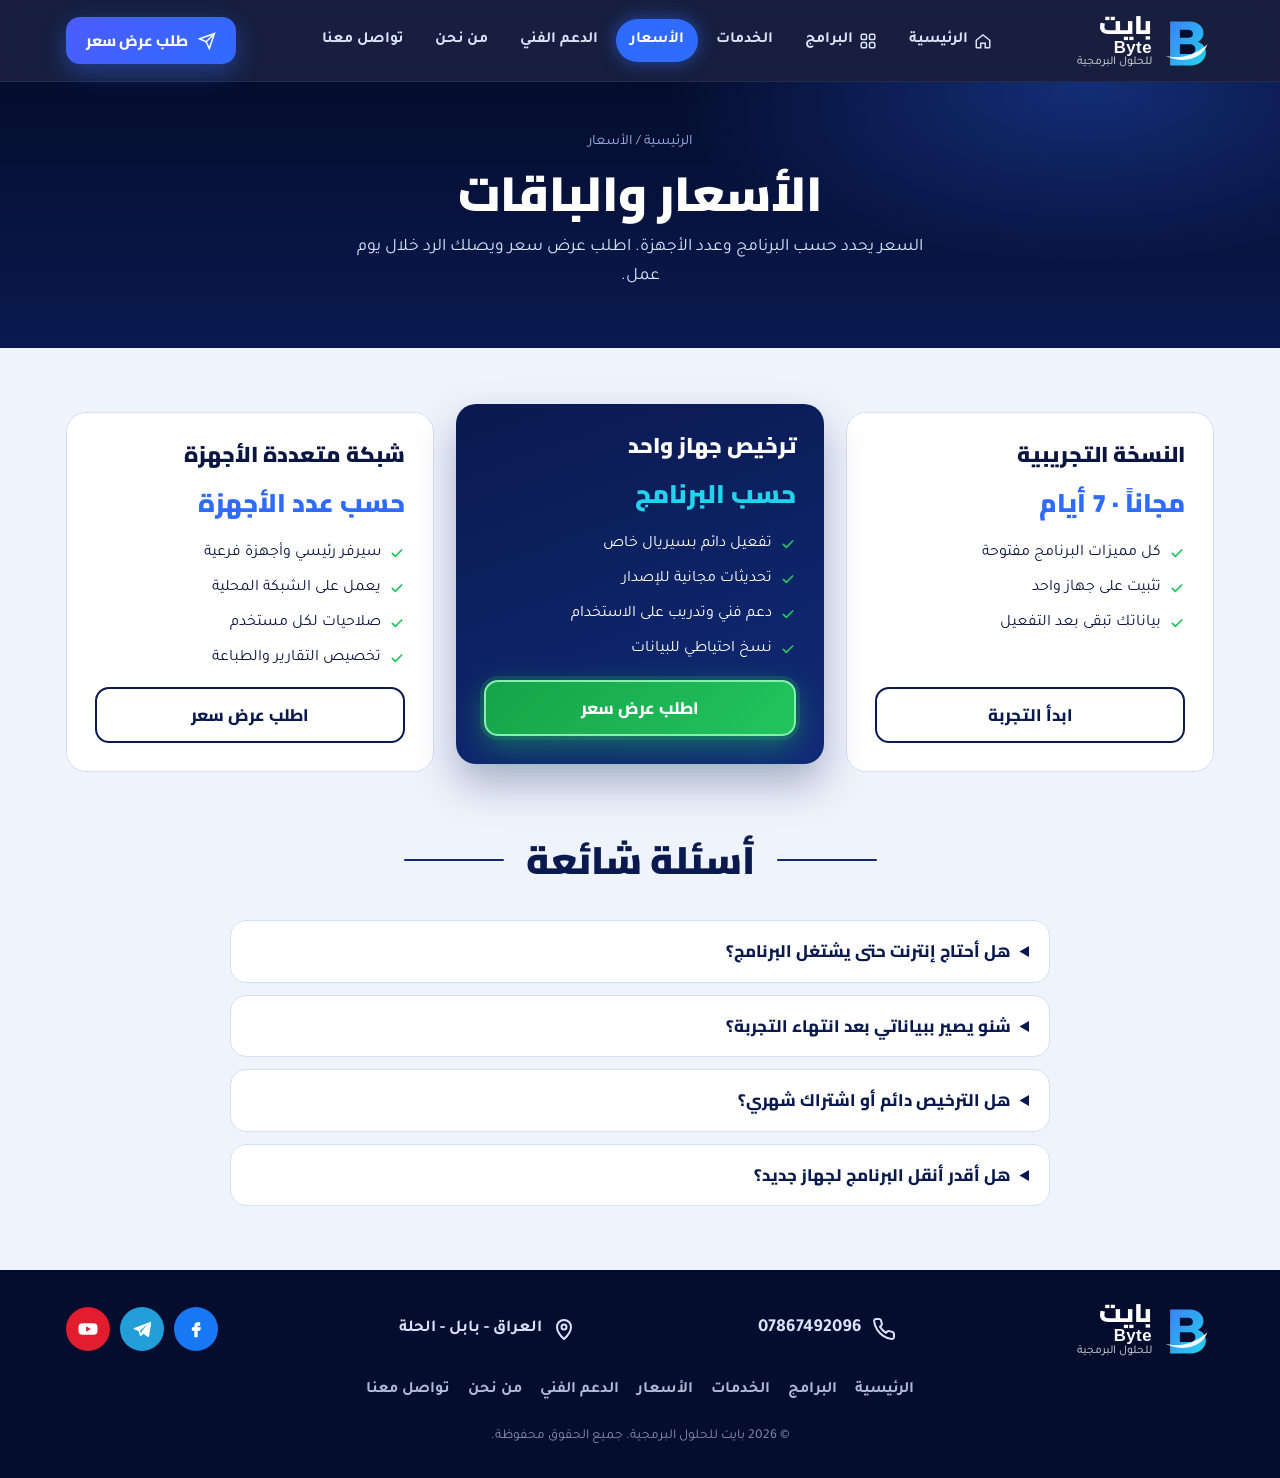
<file: pricing.html>
<!DOCTYPE html>
<html lang="ar" dir="rtl">
<head>
<meta charset="utf-8">
<meta name="viewport" content="width=device-width, initial-scale=1, viewport-fit=cover">
<title>الأسعار | بايت</title>
<meta name="description" content="باقات وأسعار برامج بايت: نسخة تجريبية مجانية، ترخيص جهاز واحد، وشبكة متعددة الأجهزة.">
<link rel="preconnect" href="https://fonts.googleapis.com">
<link rel="stylesheet" href="https://fonts.googleapis.com/css2?family=Cairo:wght@400;600;700;800;900&family=Tajawal:wght@400;500;700&display=swap">
<link rel="stylesheet" href="style.css">
<style>body{margin:0}img{max-width:100%}[hidden]{display:none!important}</style>
</head>
<body>
<svg width="0" height="0" style="position:absolute" aria-hidden="true">
  <defs>
    <linearGradient id="gB" x1="0" y1="0" x2="1" y2="1"><stop offset="0" stop-color="#3b82f6"/><stop offset="1" stop-color="#22d3ee"/></linearGradient>
    <symbol id="logoB" viewBox="0 0 64 64"><path d="M10 8h24c10 0 17 6 17 14 0 5-3 9-7 11 6 2 10 7 10 13 0 9-8 16-19 16H10z" fill="url(#gB)"/><path d="M22 18h10c4 0 6 2 6 5s-2 5-6 5H22zM22 36h12c4 0 7 2 7 6s-3 6-7 6H22z" fill="#050d2e"/><path d="M4 50c14 4 34 2 52-14-6 16-26 26-52 14z" fill="#fff" opacity=".9"/></symbol>
    <symbol id="i-check" viewBox="0 0 24 24"><path d="M5 12.5l4.5 4.5L19 7.5" fill="none" stroke="currentColor" stroke-width="2.6" stroke-linecap="round" stroke-linejoin="round"/></symbol>
  </defs>
</svg>

<header class="top">
  <div class="wrap nav">
    <a href="index.html" class="logo" aria-label="بايت للحلول البرمجية"><svg width="52" height="52"><use href="#logoB"/></svg><span class="logo-txt"><b>بايت</b><i>Byte</i><small>للحلول البرمجية</small></span></a>
    <ul class="menu" id="menu">
      <li><a href="index.html"><svg width="18" height="18" viewBox="0 0 24 24" fill="none" stroke="currentColor" stroke-width="2"><path d="M3 11l9-7 9 7v9a1 1 0 0 1-1 1h-5v-6H9v6H4a1 1 0 0 1-1-1z"/></svg>الرئيسية</a></li>
      <li><a href="programs.html"><svg width="18" height="18" viewBox="0 0 24 24" fill="none" stroke="currentColor" stroke-width="2"><rect x="3" y="3" width="7" height="7" rx="1.5"/><rect x="14" y="3" width="7" height="7" rx="1.5"/><rect x="3" y="14" width="7" height="7" rx="1.5"/><rect x="14" y="14" width="7" height="7" rx="1.5"/></svg>البرامج</a></li>
      <li><a href="services.html">الخدمات</a></li>
      <li><a href="pricing.html" class="active" aria-current="page">الأسعار</a></li>
      <li><a href="support.html">الدعم الفني</a></li>
      <li><a href="about.html">من نحن</a></li>
      <li><a href="contact.html">تواصل معنا</a></li>
    </ul>
    <div style="display:flex;gap:10px;align-items:center">
      <a href="contact.html" class="btn btn-blue quote"><svg width="18" height="18" viewBox="0 0 24 24" fill="none" stroke="currentColor" stroke-width="2"><path d="M22 2L11 13M22 2l-7 20-4-9-9-4z"/></svg>طلب عرض سعر</a>
      <button class="burger" id="burger" aria-label="القائمة" aria-expanded="false"><svg width="24" height="24" viewBox="0 0 24 24" fill="none" stroke="currentColor" stroke-width="2.2" stroke-linecap="round"><path d="M4 7h16M4 12h16M4 17h16"/></svg></button>
    </div>
  </div>
</header>

<main>
<div class="page-hero"><div class="wrap">
  <div class="crumbs"><a href="index.html">الرئيسية</a> / الأسعار</div>
  <h1>الأسعار والباقات</h1><p>السعر يحدد حسب البرنامج وعدد الأجهزة. اطلب عرض سعر ويصلك الرد خلال يوم عمل.</p>
</div></div><section><div class="wrap"><div class="plans">
      <div class="plan">
        <h3>النسخة التجريبية</h3>
        <div class="price">مجاناً · 7 أيام</div>
        <ul>
          <li><svg width="16" height="16"><use href="#i-check"/></svg>كل مميزات البرنامج مفتوحة</li>
          <li><svg width="16" height="16"><use href="#i-check"/></svg>تثبيت على جهاز واحد</li>
          <li><svg width="16" height="16"><use href="#i-check"/></svg>بياناتك تبقى بعد التفعيل</li>
        </ul>
        <a href="index.html#trial" class="btn btn-ghost">ابدأ التجربة</a>
      </div>
      <div class="plan hot">
        <h3>ترخيص جهاز واحد</h3>
        <div class="price">حسب البرنامج</div>
        <ul>
          <li><svg width="16" height="16"><use href="#i-check"/></svg>تفعيل دائم بسيريال خاص</li>
          <li><svg width="16" height="16"><use href="#i-check"/></svg>تحديثات مجانية للإصدار</li>
          <li><svg width="16" height="16"><use href="#i-check"/></svg>دعم فني وتدريب على الاستخدام</li>
          <li><svg width="16" height="16"><use href="#i-check"/></svg>نسخ احتياطي للبيانات</li>
        </ul>
        <a href="contact.html" class="btn btn-green">اطلب عرض سعر</a>
      </div>
      <div class="plan">
        <h3>شبكة متعددة الأجهزة</h3>
        <div class="price">حسب عدد الأجهزة</div>
        <ul>
          <li><svg width="16" height="16"><use href="#i-check"/></svg>سيرفر رئيسي وأجهزة فرعية</li>
          <li><svg width="16" height="16"><use href="#i-check"/></svg>يعمل على الشبكة المحلية</li>
          <li><svg width="16" height="16"><use href="#i-check"/></svg>صلاحيات لكل مستخدم</li>
          <li><svg width="16" height="16"><use href="#i-check"/></svg>تخصيص التقارير والطباعة</li>
        </ul>
        <a href="contact.html" class="btn btn-ghost">اطلب عرض سعر</a>
      </div>
    </div></div></section><section style="padding-top:0"><div class="wrap"><div class="sec-head"><h2>أسئلة شائعة</h2></div><div class="faq"><details><summary>هل أحتاج إنترنت حتى يشتغل البرنامج؟</summary><p>لا، كل برامجنا تعمل بدون إنترنت. الإنترنت يفيد فقط للتحديثات والدعم عن بعد.</p></details><details><summary>شنو يصير ببياناتي بعد انتهاء التجربة؟</summary><p>بياناتك تبقى محفوظة، وبعد التفعيل تكمل الشغل عليها بدون ما تعيد الإدخال.</p></details><details><summary>هل الترخيص دائم أو اشتراك شهري؟</summary><p>الترخيص دائم للجهاز. تفاصيل الأسعار تختلف حسب البرنامج وعدد الأجهزة، اطلب عرض سعر.</p></details><details><summary>هل أقدر أنقل البرنامج لجهاز جديد؟</summary><p>نعم، تواصل مع الدعم الفني ونساعدك بنقل التفعيل والبيانات.</p></details></div></div></section>
</main>

<footer>
  <div class="wrap">
    <div class="foot">
      <a href="index.html" class="logo"><svg width="52" height="52"><use href="#logoB"/></svg><span class="logo-txt"><b>بايت</b><i>Byte</i><small>للحلول البرمجية</small></span></a>
      <div class="item"><svg width="24" height="24" viewBox="0 0 24 24" fill="none" stroke="currentColor" stroke-width="2"><path d="M22 16.9v3a2 2 0 0 1-2.2 2 19.8 19.8 0 0 1-8.6-3.1 19.5 19.5 0 0 1-6-6A19.8 19.8 0 0 1 2.1 4.2 2 2 0 0 1 4.1 2h3a2 2 0 0 1 2 1.7c.1.9.4 1.8.7 2.7a2 2 0 0 1-.5 2.1L8 9.8a16 16 0 0 0 6 6l1.3-1.3a2 2 0 0 1 2.1-.4c.9.3 1.8.6 2.7.7a2 2 0 0 1 1.7 2z"/></svg><span class="num">07867492096</span></div>
      <div class="item"><svg width="24" height="24" viewBox="0 0 24 24" fill="none" stroke="currentColor" stroke-width="2"><path d="M12 22s7-6.2 7-12a7 7 0 0 0-14 0c0 5.8 7 12 7 12z"/><circle cx="12" cy="10" r="2.5"/></svg>العراق - بابل - الحلة</div>
      <div class="socials">
        <a href="https://facebook.com" target="_blank" rel="noopener" aria-label="فيسبوك" style="background:#1877f2"><svg width="20" height="20" viewBox="0 0 24 24" fill="currentColor"><path d="M14 8h3V4h-3c-2.8 0-4 1.8-4 4.3V10H7v4h3v8h4v-8h3l1-4h-4V8.6c0-.4.2-.6.6-.6z"/></svg></a>
        <a href="https://t.me" target="_blank" rel="noopener" aria-label="تيليجرام" style="background:#229ed9"><svg width="20" height="20" viewBox="0 0 24 24" fill="currentColor"><path d="M21.5 3.5L2.8 10.8c-1 .4-1 1.6.1 1.9l4.7 1.5 1.8 5.6c.3.8 1.2 1 1.8.4l2.6-2.4 4.9 3.6c.7.5 1.6.1 1.8-.7L23 4.8c.2-1-.6-1.7-1.5-1.3zM9.6 14.1l8.6-7.6-6.9 8.9-.3 3z"/></svg></a>
        <a href="https://youtube.com" target="_blank" rel="noopener" aria-label="يوتيوب" style="background:#e11d2e"><svg width="20" height="20" viewBox="0 0 24 24" fill="currentColor"><path d="M23 7.5a3 3 0 0 0-2.1-2.1C19 5 12 5 12 5s-7 0-8.9.4A3 3 0 0 0 1 7.5 31 31 0 0 0 .6 12 31 31 0 0 0 1 16.5a3 3 0 0 0 2.1 2.1C5 19 12 19 12 19s7 0 8.9-.4a3 3 0 0 0 2.1-2.1 31 31 0 0 0 .4-4.5 31 31 0 0 0-.4-4.5zM9.8 15.2V8.8l5.6 3.2z"/></svg></a>
      </div>
    </div>
    <nav class="fnav" aria-label="روابط سريعة"><a href="index.html">الرئيسية</a><a href="programs.html">البرامج</a><a href="services.html">الخدمات</a><a href="pricing.html">الأسعار</a><a href="support.html">الدعم الفني</a><a href="about.html">من نحن</a><a href="contact.html">تواصل معنا</a></nav>
    <div class="copyr">© 2026 بايت للحلول البرمجية. جميع الحقوق محفوظة.</div>
  </div>
</footer>
<script src="script.js"></script>
</body>
</html>
</file>
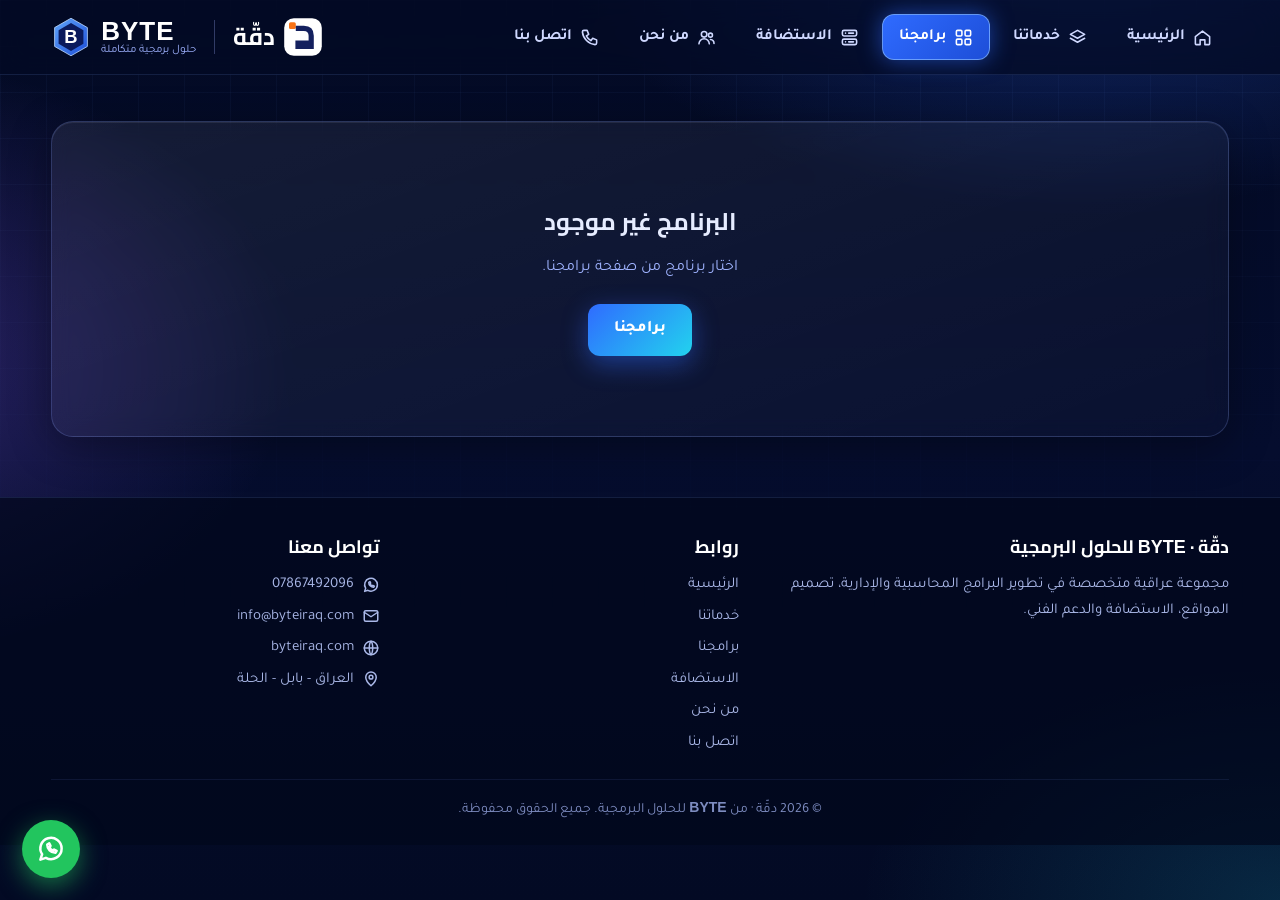
<file: program.html>
<!DOCTYPE html>
<html lang="ar" dir="rtl">
<head>
<meta charset="UTF-8">
<meta name="viewport" content="width=device-width, initial-scale=1.0">
<title>تفاصيل البرنامج | دقّة · BYTE للحلول البرمجية</title>
<link rel="preconnect" href="https://fonts.googleapis.com">
<link rel="preconnect" href="https://fonts.gstatic.com" crossorigin>
<link href="https://fonts.googleapis.com/css2?family=Cairo:wght@600;700;800;900&family=Tajawal:wght@400;500;700;800&display=swap" rel="stylesheet">
<style>
*{box-sizing:border-box;margin:0;padding:0}
html{scroll-behavior:smooth}
body{font-family:'Tajawal','Cairo',system-ui,sans-serif;background:#030a24;color:#e6ecff;min-height:100vh;overflow-x:hidden;line-height:1.7}
a{color:inherit;text-decoration:none}
button,input,textarea{font-family:inherit}
.bg{position:fixed;inset:0;z-index:-1;background:
 radial-gradient(900px 500px at 85% -10%,rgba(47,107,255,.35),transparent 60%),
 radial-gradient(700px 500px at -10% 40%,rgba(139,92,246,.28),transparent 60%),
 radial-gradient(700px 400px at 100% 100%,rgba(34,211,238,.15),transparent 60%),
 linear-gradient(180deg,#030a24,#050d2e 50%,#030a24)}
.bg:after{content:"";position:absolute;inset:0;background-image:linear-gradient(rgba(120,160,255,.05) 1px,transparent 1px),linear-gradient(90deg,rgba(120,160,255,.05) 1px,transparent 1px);background-size:46px 46px;mask-image:linear-gradient(180deg,#000,transparent 70%)}
.wrap{width:min(1240px,92%);margin-inline:auto}
/* header */
.top{position:sticky;top:0;z-index:50;padding:14px 0;background:rgba(3,10,36,.72);backdrop-filter:blur(14px);border-bottom:1px solid rgba(120,160,255,.14)}
.nav{display:flex;align-items:center;justify-content:space-between;gap:20px}
.menu{display:flex;gap:6px;list-style:none;flex-wrap:wrap}
.menu a{display:flex;align-items:center;gap:8px;padding:9px 16px;border-radius:12px;font-weight:700;font-size:15.5px;color:#cfd8ff;transition:.25s;border:1px solid transparent}
.menu a:hover{background:rgba(47,107,255,.14);color:#fff}
.menu a.active{background:linear-gradient(135deg,#2f6bff,#1d4ed8);color:#fff;border-color:rgba(147,197,253,.6);box-shadow:0 0 22px rgba(47,107,255,.55)}
.brand{display:flex;align-items:center;gap:18px}
.dq2{display:flex;align-items:center;gap:8px;font-family:'Cairo';font-weight:900;font-size:24px;color:#fff}
.dq2 svg,.bx svg{width:40px;height:40px}
.bx{display:flex;align-items:center;gap:10px}
.bx .t{display:flex;flex-direction:column;line-height:1.1;text-align:left}
.bx b{font-family:'Arial Black',Arial,sans-serif;font-size:26px;letter-spacing:1px;color:#fff}
.bx small{font-size:11.5px;color:#9fb3ff}
.sep{width:1px;height:34px;background:rgba(160,180,255,.3)}
.burger{display:none;background:none;border:1px solid rgba(160,180,255,.3);color:#fff;border-radius:10px;padding:7px;cursor:pointer}
/* hero */
.hero{padding:56px 0 30px}
.hero-in{display:grid;grid-template-columns:1.05fr 1fr;align-items:center;gap:30px}
.hero h1{font-family:'Cairo';font-weight:900;font-size:clamp(40px,5.4vw,66px);line-height:1.15;background:linear-gradient(180deg,#fff,#bfe9ff);-webkit-background-clip:text;background-clip:text;color:transparent;text-shadow:0 0 40px rgba(34,211,238,.25)}
.hero .sub{font-size:clamp(18px,2vw,23px);color:#d5ddff;margin-top:10px;font-weight:500}
.hero .art{display:flex;justify-content:center;filter:drop-shadow(0 20px 50px rgba(47,107,255,.45))}
.hero .art svg{width:100%;max-width:520px;height:auto}
.float{animation:fl 6s ease-in-out infinite}
@keyframes fl{50%{transform:translateY(-12px)}}
.checks{list-style:none;margin-top:22px;display:grid;gap:10px}
.checks li{display:flex;align-items:center;gap:10px;font-size:18px;font-weight:600}
.checks svg{color:#22d3ee;flex:none}
/* glass cards */
.glass{background:linear-gradient(160deg,rgba(255,255,255,.07),rgba(255,255,255,.02));border:1px solid rgba(140,170,255,.22);border-radius:22px;backdrop-filter:blur(10px);box-shadow:0 10px 40px rgba(0,0,0,.35),inset 0 1px 0 rgba(255,255,255,.08)}
.sec{padding:30px 0 60px}
.sec-t{display:flex;align-items:center;justify-content:center;gap:10px;font-family:'Cairo';font-weight:800;font-size:30px;margin-bottom:26px;color:#fff}
.sec-t svg{color:#22d3ee}
.btn{display:inline-flex;align-items:center;justify-content:center;gap:9px;padding:12px 26px;border-radius:12px;font-weight:800;font-size:16px;border:0;cursor:pointer;transition:.25s;color:#fff;background:linear-gradient(135deg,#2f6bff,#22d3ee);box-shadow:0 8px 26px rgba(47,107,255,.45)}
.btn:hover{transform:translateY(-2px);box-shadow:0 12px 34px rgba(47,107,255,.6)}
.btn.green{background:linear-gradient(135deg,#16a34a,#22c55e);box-shadow:0 8px 26px rgba(34,197,94,.4)}
.btn.ghost{background:rgba(255,255,255,.06);border:1px solid rgba(160,190,255,.35);box-shadow:none}
/* themed cards */
.tc{--c1:#3b82f6;--c2:#93c5fd;position:relative;border-radius:22px;padding:26px 20px 22px;text-align:center;display:flex;flex-direction:column;align-items:center;gap:8px;
 background:linear-gradient(170deg,color-mix(in srgb,var(--c1) 30%,transparent),rgba(8,16,52,.85) 70%);border:1.5px solid color-mix(in srgb,var(--c1) 70%,transparent);
 box-shadow:0 0 0 1px rgba(255,255,255,.03) inset,0 14px 40px rgba(0,0,0,.4),0 0 26px color-mix(in srgb,var(--c1) 35%,transparent);transition:.3s}
.tc:hover{transform:translateY(-6px);box-shadow:0 18px 50px rgba(0,0,0,.45),0 0 40px color-mix(in srgb,var(--c1) 60%,transparent)}
.tc .ico{color:var(--c2);filter:drop-shadow(0 0 14px var(--c1));margin-bottom:4px}
.tc h3{font-family:'Cairo';font-weight:800;font-size:21px;color:#fff;line-height:1.35}
.tc p{color:#d3dbff;font-size:15.5px}
.tc .b{margin-top:auto;padding:9px 20px;border-radius:10px;font-weight:800;font-size:14.5px;color:#fff;background:linear-gradient(135deg,var(--c1),color-mix(in srgb,var(--c1) 55%,#000));box-shadow:0 6px 20px color-mix(in srgb,var(--c1) 45%,transparent)}
.tag{position:absolute;top:14px;left:14px;font-size:12px;font-weight:800;padding:3px 10px;border-radius:20px;background:var(--c1);color:#fff}
.g3{display:grid;grid-template-columns:repeat(3,1fr);gap:22px}
.g4{display:grid;grid-template-columns:repeat(4,1fr);gap:22px}
/* footer */
footer{margin-top:40px;border-top:1px solid rgba(120,160,255,.14);background:rgba(2,8,28,.7);padding:34px 0 22px}
.f-in{display:grid;grid-template-columns:1.4fr 1fr 1fr;gap:30px}
footer h4{font-family:'Cairo';font-size:18px;margin-bottom:10px;color:#fff}
footer p,footer li{color:#aab8e8;font-size:15px}
footer ul{list-style:none;display:grid;gap:6px}
footer a:hover{color:#22d3ee}
.f-c li{display:flex;align-items:center;gap:8px}
.copy{text-align:center;color:#7d8cc0;font-size:14px;margin-top:24px;padding-top:16px;border-top:1px solid rgba(120,160,255,.1)}
.copy b{font-family:Arial,sans-serif}
.wa-fab{position:fixed;bottom:22px;left:22px;z-index:60;width:58px;height:58px;border-radius:50%;display:grid;place-items:center;background:#22c55e;color:#fff;box-shadow:0 8px 26px rgba(34,197,94,.55);animation:pulse 2.4s infinite}
@keyframes pulse{0%{box-shadow:0 0 0 0 rgba(34,197,94,.55)}70%{box-shadow:0 0 0 16px rgba(34,197,94,0)}100%{box-shadow:0 0 0 0 rgba(34,197,94,0)}}
.reveal{opacity:0;transform:translateY(24px);transition:.7s cubic-bezier(.2,.7,.2,1)}
.reveal.on{opacity:1;transform:none}
@media (max-width:1000px){
 .menu{display:none;position:absolute;top:100%;right:4%;left:4%;flex-direction:column;background:#071340;border:1px solid rgba(120,160,255,.25);border-radius:16px;padding:10px}
 .menu.open{display:flex}
 .burger{display:block}
 .hero-in{grid-template-columns:1fr;text-align:center}
 .checks{justify-items:center}
 .g4{grid-template-columns:repeat(2,1fr)}
 .g3{grid-template-columns:repeat(2,1fr)}
 .f-in{grid-template-columns:1fr}
 .bx small{display:none}
}
@media (max-width:600px){.g4,.g3{grid-template-columns:1fr}.dq2 b{display:none}}

.det{padding:46px 0 20px}
.back{display:inline-flex;align-items:center;gap:8px;color:#9fb3ff;font-weight:700;margin-bottom:20px}
.back:hover{color:#fff}
.d-head{--c1:#3b82f6;--c2:#93c5fd;display:grid;grid-template-columns:auto 1fr;gap:34px;align-items:center;padding:34px;
 background:linear-gradient(160deg,color-mix(in srgb,var(--c1) 26%,transparent),rgba(8,16,52,.85) 65%);border:1.5px solid color-mix(in srgb,var(--c1) 65%,transparent);box-shadow:0 0 40px color-mix(in srgb,var(--c1) 30%,transparent)}
.d-ico{width:170px;height:170px;border-radius:34px;display:grid;place-items:center;color:var(--c2);background:radial-gradient(circle at 50% 40%,color-mix(in srgb,var(--c1) 45%,transparent),rgba(5,13,46,.9));border:1.5px solid color-mix(in srgb,var(--c1) 70%,transparent);filter:drop-shadow(0 0 22px var(--c1))}
.d-head h1{font-family:'Cairo';font-weight:900;font-size:clamp(28px,3.6vw,44px);line-height:1.3;color:#fff}
.d-head .tag{position:static;display:inline-block;margin-inline-start:10px;vertical-align:middle;font-size:14px}
.d-head p{color:#d5ddff;font-size:18.5px;margin-top:10px}
.acts{display:flex;flex-wrap:wrap;gap:14px;margin-top:22px}
.d-body{display:grid;grid-template-columns:1.6fr 1fr;gap:24px;margin-top:24px}
.box{padding:28px}
.box h2{font-family:'Cairo';font-size:24px;margin-bottom:16px;display:flex;align-items:center;gap:10px;color:#fff}
.box h2 svg{color:#22d3ee}
.feats{list-style:none;display:grid;grid-template-columns:1fr 1fr;gap:12px}
.feats li{display:flex;gap:10px;align-items:flex-start;padding:13px 14px;border-radius:14px;background:rgba(10,22,70,.6);border:1px solid rgba(140,170,255,.18);font-weight:600;font-size:16px}
.feats li svg{flex:none;color:var(--c1,#22d3ee);margin-top:3px}
.dl{display:grid;gap:12px}
.dl a{display:flex;align-items:center;justify-content:center;gap:10px}
.note{color:#9fb3ff;font-size:14.5px;margin-top:6px;text-align:center}
.req{list-style:none;display:grid;gap:8px;margin-top:18px;color:#cfd8ff}
.req li{display:flex;gap:8px;align-items:center}
.req svg{color:#22c55e}
.nf{text-align:center;padding:80px 20px}
@media (max-width:900px){.d-head{grid-template-columns:1fr;text-align:center;justify-items:center}.acts{justify-content:center}.d-body{grid-template-columns:1fr}.feats{grid-template-columns:1fr}}
</style>
</head>
<body>
<div class="bg"></div>
<svg width="0" height="0" style="position:absolute"><defs>
<symbol id="dqIco" viewBox="0 0 100 100"><rect x="3" y="3" width="94" height="94" rx="24" fill="#fff"/><rect x="15" y="13" width="17" height="17" rx="4" fill="#f97316"/><path d="M32 22H52Q77 22 77 47V80H31V59H64V47Q64 35 52 35H32Z" fill="#14205e"/></symbol>
<symbol id="hexB" viewBox="0 0 100 100"><defs><linearGradient id="hxg" x1="0" y1="0" x2="1" y2="1"><stop offset="0" stop-color="#60a5fa"/><stop offset="1" stop-color="#1d4ed8"/></linearGradient></defs><polygon points="50,3 91,26.5 91,73.5 50,97 9,73.5 9,26.5" fill="url(#hxg)" stroke="#bfdbfe" stroke-width="2"/><polygon points="50,15 81,33 81,67 50,85 19,67 19,33" fill="#0b1a5c"/><text x="50" y="66" text-anchor="middle" font-family="Arial Black,Arial,sans-serif" font-weight="900" font-size="46" fill="#fff">B</text></symbol>
</defs></svg>
<header class="top"><div class="wrap nav">
<ul class="menu" id="menu"><li><a href="index.html"><svg width="19" height="19" viewBox="0 0 24 24" fill="none" stroke="currentColor" stroke-width="2" stroke-linecap="round" stroke-linejoin="round"><path d="M3 11l9-7 9 7v9a1 1 0 0 1-1 1h-5v-6H9v6H4a1 1 0 0 1-1-1z"/></svg>الرئيسية</a></li><li><a href="services.html"><svg width="19" height="19" viewBox="0 0 24 24" fill="none" stroke="currentColor" stroke-width="2" stroke-linecap="round" stroke-linejoin="round"><path d="M12 3l9 5-9 5-9-5z"/><path d="M3 13l9 5 9-5"/></svg>خدماتنا</a></li><li><a href="programs.html" class=active><svg width="19" height="19" viewBox="0 0 24 24" fill="none" stroke="currentColor" stroke-width="2" stroke-linecap="round" stroke-linejoin="round"><rect x="3" y="3" width="7" height="7" rx="1.5"/><rect x="14" y="3" width="7" height="7" rx="1.5"/><rect x="3" y="14" width="7" height="7" rx="1.5"/><rect x="14" y="14" width="7" height="7" rx="1.5"/></svg>برامجنا</a></li><li><a href="hosting.html"><svg width="19" height="19" viewBox="0 0 24 24" fill="none" stroke="currentColor" stroke-width="2" stroke-linecap="round" stroke-linejoin="round"><rect x="3" y="3" width="18" height="7" rx="2"/><rect x="3" y="14" width="18" height="7" rx="2"/><path d="M7 6.5h.01M7 17.5h.01M11 6.5h6M11 17.5h6"/></svg>الاستضافة</a></li><li><a href="about.html"><svg width="19" height="19" viewBox="0 0 24 24" fill="none" stroke="currentColor" stroke-width="2" stroke-linecap="round" stroke-linejoin="round"><circle cx="9" cy="8" r="3.5"/><path d="M2.5 20a6.5 6.5 0 0 1 13 0"/><circle cx="17" cy="9" r="2.5"/><path d="M17 14.5a5 5 0 0 1 4.5 5"/></svg>من نحن</a></li><li><a href="contact.html"><svg width="19" height="19" viewBox="0 0 24 24" fill="none" stroke="currentColor" stroke-width="2" stroke-linecap="round" stroke-linejoin="round"><path d="M5 3h4l2 5-3 2a12 12 0 0 0 6 6l2-3 5 2v4a2 2 0 0 1-2 2A18 18 0 0 1 3 5a2 2 0 0 1 2-2z"/></svg>اتصل بنا</a></li></ul>
<button class="burger" id="burger" aria-label="القائمة"><svg width="24" height="24" viewBox="0 0 24 24" fill="none" stroke="currentColor" stroke-width="2" stroke-linecap="round" stroke-linejoin="round"><rect x="3" y="3" width="7" height="7" rx="1.5"/><rect x="14" y="3" width="7" height="7" rx="1.5"/><rect x="3" y="14" width="7" height="7" rx="1.5"/><rect x="14" y="14" width="7" height="7" rx="1.5"/></svg></button>
<div class="brand">
 <a href="index.html" class="dq2" aria-label="دقّة"><svg><use href="#dqIco"/></svg><b>دقّة</b></a>
 <span class="sep"></span>
 <a href="index.html" class="bx" aria-label="BYTE"><span class="t"><b>BYTE</b><small>حلول برمجية متكاملة</small></span><svg><use href="#hexB"/></svg></a>
</div></div></header>
<main>
<section class="det"><div class="wrap" id="det"></div></section>
</main>
<footer><div class="wrap">
<div class="f-in">
 <div><h4>دقّة · <span style="font-family:Arial">BYTE</span> للحلول البرمجية</h4>
 <p>مجموعة عراقية متخصصة في تطوير البرامج المحاسبية والإدارية، تصميم المواقع، الاستضافة والدعم الفني.</p></div>
 <div><h4>روابط</h4><ul><li><a href="index.html">الرئيسية</a></li><li><a href="services.html">خدماتنا</a></li><li><a href="programs.html">برامجنا</a></li><li><a href="hosting.html">الاستضافة</a></li><li><a href="about.html">من نحن</a></li><li><a href="contact.html">اتصل بنا</a></li></ul></div>
 <div class="f-c"><h4>تواصل معنا</h4><ul>
  <li><svg width="18" height="18" viewBox="0 0 24 24" fill="none" stroke="currentColor" stroke-width="2" stroke-linecap="round" stroke-linejoin="round"><path d="M20.5 11.6a8.5 8.5 0 0 1-12.6 7.5L3.5 20.5l1.4-4.3A8.5 8.5 0 1 1 20.5 11.6z"/><path d="M9 8.5c0 3.5 2.8 6.5 6.5 6.5l1-1.6-2-1-1 .8a5 5 0 0 1-2.7-2.7l.8-1-1-2z"/></svg><a href="https://wa.me/9647867492096">07867492096</a></li>
  <li><svg width="18" height="18" viewBox="0 0 24 24" fill="none" stroke="currentColor" stroke-width="2" stroke-linecap="round" stroke-linejoin="round"><rect x="3" y="5" width="18" height="14" rx="2"/><path d="M3 7l9 6 9-6"/></svg><a href="mailto:info@byteiraq.com">info@byteiraq.com</a></li>
  <li><svg width="18" height="18" viewBox="0 0 24 24" fill="none" stroke="currentColor" stroke-width="2" stroke-linecap="round" stroke-linejoin="round"><circle cx="12" cy="12" r="9"/><path d="M3 12h18M12 3c3 3.2 3 14.8 0 18M12 3c-3 3.2-3 14.8 0 18"/></svg><a href="https://byteiraq.com">byteiraq.com</a></li>
  <li><svg width="18" height="18" viewBox="0 0 24 24" fill="none" stroke="currentColor" stroke-width="2" stroke-linecap="round" stroke-linejoin="round"><path d="M12 21s-7-6.2-7-11.5a7 7 0 0 1 14 0C19 14.8 12 21 12 21z"/><circle cx="12" cy="9.5" r="2.5"/></svg>العراق - بابل - الحلة</li></ul></div>
</div>
<div class="copy">© 2026 دقّة · من <b>BYTE</b> للحلول البرمجية. جميع الحقوق محفوظة.</div>
</div></footer>
<a class="wa-fab" href="https://wa.me/9647867492096" aria-label="واتساب"><svg width="30" height="30" viewBox="0 0 24 24" fill="none" stroke="currentColor" stroke-width="2" stroke-linecap="round" stroke-linejoin="round"><path d="M20.5 11.6a8.5 8.5 0 0 1-12.6 7.5L3.5 20.5l1.4-4.3A8.5 8.5 0 1 1 20.5 11.6z"/><path d="M9 8.5c0 3.5 2.8 6.5 6.5 6.5l1-1.6-2-1-1 .8a5 5 0 0 1-2.7-2.7l.8-1-1-2z"/></svg></a>
<script>
(function(){
 var b=document.getElementById('burger'),m=document.getElementById('menu');
 if(b)b.onclick=function(){m.classList.toggle('open')};
 var io=new IntersectionObserver(function(es){es.forEach(function(e){if(e.isIntersecting){e.target.classList.add('on');io.unobserve(e.target)}})},{threshold:.12});
 document.querySelectorAll('.reveal').forEach(function(el){io.observe(el)});
})();
var PROGS={"fuel": {"id": "fuel", "name": "إدارة محطة الوقود", "title": "بايت لإدارة محطات الوقود", "tag": "جديد", "cat": "service", "theme": "violet", "short": "مبيعات الوقود والمخزون والشفتات", "desc": "برنامج متكامل لمحطات الوقود: الشفتات والعدادات، الخزانات والمضخات، المبيعات والمشتريات والصندوق والديون. يعمل على ويندوز، والأجهزة الثانية تتصل بيه من المتصفح.", "feats": ["الشفتات وقراءة العدادات (يمين ويسار) لكل مضخة", "الخزانات والمضخات وأنواع الوقود والأسعار", "استلام الوقود من الصهاريج والمجهزين", "مبيعات نقد وآجل وحسابات العملاء والديون", "المخزون (زيوت ومواد) ووصولات البيع والشراء", "الصندوق والمصاريف والإيرادات"], "setup": "https://github.com/alaqamihsan-ux/byteprog/releases/download/fuel-v1.0.0/ByteFuel-Setup-1.0.0.exe", "update": null, "wa": "https://wa.me/9647867492096?text=%D8%A7%D9%84%D8%B3%D9%84%D8%A7%D9%85%20%D8%B9%D9%84%D9%8A%D9%83%D9%85%D8%8C%20%D8%A3%D8%B1%D8%BA%D8%A8%20%D8%A8%D9%80%20%D8%A8%D8%A7%D9%8A%D8%AA%20%D9%84%D8%A5%D8%AF%D8%A7%D8%B1%D8%A9%20%D9%85%D8%AD%D8%B7%D8%A7%D8%AA%20%D8%A7%D9%84%D9%88%D9%82%D9%88%D8%AF", "c1": "#8b5cf6", "c2": "#c4b5fd", "icon": "<svg width=\"110\" height=\"110\" viewBox=\"0 0 48 48\"><rect x=\"9\" y=\"7\" width=\"20\" height=\"34\" rx=\"4\" fill=\"currentColor\"/><rect x=\"13\" y=\"11\" width=\"12\" height=\"9\" rx=\"2\" fill=\"#fff\" opacity=\".9\"/><path d=\"M29 16h4l4 5v14a3 3 0 0 1-6 0v-8h-2\" fill=\"none\" stroke=\"currentColor\" stroke-width=\"3\" stroke-linejoin=\"round\"/><rect x=\"6\" y=\"40\" width=\"26\" height=\"3\" rx=\"1.5\" fill=\"currentColor\"/></svg>"}, "pharmacy": {"id": "pharmacy", "name": "إدارة الصيدلية", "title": "دقّة للصيدليات", "tag": "جديد", "cat": "medical", "theme": "teal", "short": "المبيعات والمخزون والوصفات", "desc": "نظام متكامل لإدارة الصيدليات من BYTE للحلول البرمجية: بيع بالباركود، مخزون، صلاحيات، وصفات، وديون، ويشتغل على ويندوز بجهاز واحد أو شبكة.", "feats": ["قاعدة أدوية جاهزة (إحالات كيماديا + القائمة الوطنية + آلاف البراندات)", "البيع بالعلبة أو بالشريط والحبة، والبحث بالاسم التجاري أو العلمي أو الباركود", "البدائل بنفس المادة الفعالة تطلع تلقائياً إذا الدواء نفد", "تنبيه الأدوية القريبة الانتهاء والنواقص", "الوصفات الطبية والزبائن وطباعة ملصقات الباركود", "الشراء من الشركات والمذاخر، وديون لنا وديون علينا"], "setup": "https://github.com/alaqamihsan-ux/byteprog/releases/download/daqqa-v1.0.11/DaqqaPharmacy-Setup-1.0.11.exe", "update": "https://github.com/alaqamihsan-ux/byteprog/releases/download/daqqa-v1.0.11/BytePharmacy-Update-1.0.11.bpu", "wa": "https://wa.me/9647867492096?text=%D8%A7%D9%84%D8%B3%D9%84%D8%A7%D9%85%20%D8%B9%D9%84%D9%8A%D9%83%D9%85%D8%8C%20%D8%A3%D8%B1%D8%BA%D8%A8%20%D8%A8%D9%80%20%D8%AF%D9%82%D9%91%D8%A9%20%D9%84%D9%84%D8%B5%D9%8A%D8%AF%D9%84%D9%8A%D8%A7%D8%AA", "c1": "#14b8a6", "c2": "#5eead4", "icon": "<svg width=\"110\" height=\"110\" viewBox=\"0 0 48 48\"><path d=\"M18 5h12v13h13v12H30v13H18V30H5V18h13z\" fill=\"currentColor\"/></svg>"}, "oils": {"id": "oils", "name": "إدارة مركز تبديل الدهن", "title": "دقّة للزيوت", "tag": "جديد", "cat": "service", "theme": "red", "short": "تبديل الدهن والصيانة وتطبيق الزبون", "desc": "برنامج إدارة مراكز تبديل الدهن والصيانة من BYTE للحلول البرمجية، وياه تطبيق للزبون على الموبايل يفتحه بملصق QR على زجاجة سيارته.", "feats": ["ملصق QR على زجاجة السيارة يفتح للزبون تطبيقه", "تذكير تلقائي بموعد تبديل الدهن بالإشعار أو الواتساب", "حجز المواعيد من التطبيق بموافقة المركز، مع اقتراح وقت ثاني", "تذاكر الرسائل وتقييم الخدمة بالنجوم", "المخزن بالكارتون والعلبة والبيع باللتر", "الكاشير بالباركود، المدفوع والباقي، الديون وكشف الحساب", "نقاط للزبائن وإعلانات وعروض بالتطبيق", "الأدوار والصلاحيات، سيرفر وكلاينت، ونسخ احتياطي على Google Drive"], "setup": "https://alaqamihsan-ux.github.io/byteprog/downloads/DiqqaOils-Setup-1.0.2.exe", "update": "https://alaqamihsan-ux.github.io/byteprog/updates/diqqa-oils/DiqqaOils-Update-1.0.2.bcu", "wa": "https://wa.me/9647867492096?text=%D8%A7%D9%84%D8%B3%D9%84%D8%A7%D9%85%20%D8%B9%D9%84%D9%8A%D9%83%D9%85%D8%8C%20%D8%A3%D8%B1%D8%BA%D8%A8%20%D8%A8%D8%A8%D8%B1%D9%86%D8%A7%D9%85%D8%AC%20%D8%AF%D9%82%D9%91%D8%A9%20%D9%84%D9%84%D8%B2%D9%8A%D9%88%D8%AA", "c1": "#ef4444", "c2": "#fca5a5", "icon": "<svg width=\"110\" height=\"110\" viewBox=\"0 0 48 48\"><path d=\"M8 20h20l6-4 9 4-11 12H12a4 4 0 0 1-4-4z\" fill=\"currentColor\"/><path d=\"M14 20v-6h7\" fill=\"none\" stroke=\"currentColor\" stroke-width=\"3\" stroke-linecap=\"round\"/><path d=\"M42 30c0 2-1.4 4-3 4s-3-2-3-4 3-5 3-5 3 3 3 5z\" fill=\"currentColor\"/></svg>"}, "sales": {"id": "sales", "name": "إدارة المخزون والمبيعات", "title": "بايت للمبيعات", "tag": "", "cat": "trade", "theme": "orange", "short": "تتبع المواد والكميات والمخازن", "desc": "برنامج مبيعات ومخازن لمحلات الجملة والمفرد، يشتغل على جهاز واحد أو شبكة سيرفر وكلاينت.", "feats": ["أسعار مفرد وجملة وخاص لكل مادة", "تعبئة كارتون ودزينة وقطعة بأسعار وباركود", "أكثر من مخزن ونقل المواد بينهم", "جرد وتسوية ومستندات التالف والمستهلك", "حسابات العملاء والموردين والديون", "تاريخ الصلاحية وحركة كل مادة"], "setup": "https://github.com/alaqamihsan-ux/byteprog/releases/download/sales-v1.0.0/ByteSales-Setup.zip", "update": "https://byteiraq.com/ByteSales-Update-1.3.0.bcu", "wa": "https://wa.me/9647867492096?text=%D8%A7%D9%84%D8%B3%D9%84%D8%A7%D9%85%20%D8%B9%D9%84%D9%8A%D9%83%D9%85%D8%8C%20%D8%A3%D8%B1%D8%BA%D8%A8%20%D8%A8%D9%80%20%D8%A8%D8%A7%D9%8A%D8%AA%20%D9%84%D9%84%D9%85%D8%A8%D9%8A%D8%B9%D8%A7%D8%AA", "c1": "#f59e0b", "c2": "#fcd34d", "icon": "<svg width=\"110\" height=\"110\" viewBox=\"0 0 48 48\"><path d=\"M5 8h5l4 22h22l4-15H12\" fill=\"none\" stroke=\"currentColor\" stroke-width=\"4\" stroke-linejoin=\"round\"/><circle cx=\"17\" cy=\"38\" r=\"3.5\" fill=\"currentColor\"/><circle cx=\"33\" cy=\"38\" r=\"3.5\" fill=\"currentColor\"/><rect x=\"17\" y=\"17\" width=\"18\" height=\"8\" rx=\"2\" fill=\"currentColor\" opacity=\".6\"/></svg>"}, "installments": {"id": "installments", "name": "إدارة العملاء والأقساط", "title": "بايت للأقساط", "tag": "", "cat": "trade", "theme": "pink", "short": "الديون والدفعات والحسابات", "desc": "نظام محاسبة للبيع بالتقسيط يتابع الزبائن والدفعات والمتأخرين.", "feats": ["عقود تقسيط بجدول دفعات تلقائي", "تسديد الأقساط وطباعة الوصولات", "تنبيه بالأقساط المتأخرة", "كفلاء ومعلومات الزبائن", "كشف حساب لكل زبون", "تقارير المبالغ المستحقة والمستلمة"], "setup": null, "update": null, "wa": "https://wa.me/9647867492096?text=%D8%A7%D9%84%D8%B3%D9%84%D8%A7%D9%85%20%D8%B9%D9%84%D9%8A%D9%83%D9%85%D8%8C%20%D8%A3%D8%B1%D8%BA%D8%A8%20%D8%A8%D9%80%20%D8%A8%D8%A7%D9%8A%D8%AA%20%D9%84%D9%84%D8%A3%D9%82%D8%B3%D8%A7%D8%B7", "c1": "#ec4899", "c2": "#f9a8d4", "icon": "<svg width=\"110\" height=\"110\" viewBox=\"0 0 48 48\"><rect x=\"5\" y=\"9\" width=\"38\" height=\"30\" rx=\"4\" fill=\"currentColor\"/><rect x=\"5\" y=\"15\" width=\"38\" height=\"5\" fill=\"#fff\" opacity=\".85\"/><rect x=\"10\" y=\"27\" width=\"12\" height=\"4\" rx=\"2\" fill=\"#fff\" opacity=\".85\"/><circle cx=\"35\" cy=\"30\" r=\"4\" fill=\"#fff\" opacity=\".7\"/></svg>"}, "cashier": {"id": "cashier", "name": "بايت كاشير", "title": "برنامج بايت كاشير", "tag": "", "cat": "trade", "theme": "blue", "short": "نقاط بيع للمحلات والأسواق", "desc": "نظام نقاط بيع متكامل للمحلات والأسواق والمخازن، يعمل على ويندوز وأندرويد.", "feats": ["بيع سريع بالباركود والبحث بالاسم", "إدارة المخزون وتنبيه النواقص", "فواتير مبيعات ومشتريات ومرتجعات", "حسابات الزبائن والموردين والديون", "تشغيل عدة أجهزة على شبكة واحدة", "تقارير الأرباح اليومية والشهرية"], "setup": "https://github.com/alaqamihsan-ux/byteprog/releases/download/cashier-v1.0.27/ByteCashier-Setup-1.0.27.exe", "update": "https://byteiraq.com/ByteCashier-Update-1.0.30.bcu", "wa": "https://wa.me/9647867492096?text=%D8%A7%D9%84%D8%B3%D9%84%D8%A7%D9%85%20%D8%B9%D9%84%D9%8A%D9%83%D9%85%D8%8C%20%D8%A3%D8%B1%D8%BA%D8%A8%20%D8%A8%D9%80%20%D8%A8%D8%B1%D9%86%D8%A7%D9%85%D8%AC%20%D8%A8%D8%A7%D9%8A%D8%AA%20%D9%83%D8%A7%D8%B4%D9%8A%D8%B1", "c1": "#3b82f6", "c2": "#93c5fd", "icon": "<svg width=\"110\" height=\"110\" viewBox=\"0 0 48 48\"><rect x=\"10\" y=\"6\" width=\"26\" height=\"18\" rx=\"3\" fill=\"currentColor\"/><rect x=\"14\" y=\"10\" width=\"7\" height=\"4\" rx=\"1\" fill=\"#fff\"/><rect x=\"23\" y=\"10\" width=\"9\" height=\"4\" rx=\"1\" fill=\"#fff\" opacity=\".8\"/><rect x=\"14\" y=\"16\" width=\"18\" height=\"4\" rx=\"1\" fill=\"#fff\" opacity=\".6\"/><rect x=\"5\" y=\"30\" width=\"32\" height=\"10\" rx=\"3\" fill=\"currentColor\"/><rect x=\"38\" y=\"22\" width=\"5\" height=\"18\" rx=\"2\" fill=\"currentColor\" opacity=\".7\"/></svg>"}, "solar": {"id": "solar", "name": "مبيعات الطاقة الشمسية", "title": "بايت لإدارة مبيعات الطاقة الشمسية", "tag": "جديد", "cat": "trade", "theme": "amber", "short": "بيع بالباركود والسيريال والضمان", "desc": "برنامج متكامل لمحلات ومكاتب الطاقة الشمسية: ألواح، انفرترات، بطاريات وملحقاتها، من الشراء إلى البيع والضمان والحسابات. يعمل على ويندوز.", "feats": ["بيع سريع بالباركود ومسح سيريال كل جهاز", "متابعة ضمان كل جهاز وكم باقي عليه بالمسح", "دفعات شراء بأسعار وموردين مختلفين (الأقدم يُباع أولاً)", "أسعار مفرد وجملة وكارتونة ونسبة ربح على سعر الشراء", "القاصة ورأس المال والمصاريف وتقارير الأرباح باليوم", "حسابات الزبائن والديون وتسديد بالباركود على الوصل"], "setup": "https://github.com/alaqamihsan-ux/byteprog/releases/download/solar-v1.0.1/ByteSolar-Setup-1.0.1.exe", "update": "https://byteiraq.com/updates/byte-solar-1.0.7.bsu", "wa": "https://wa.me/9647867492096?text=%D8%A7%D9%84%D8%B3%D9%84%D8%A7%D9%85%20%D8%B9%D9%84%D9%8A%D9%83%D9%85%D8%8C%20%D8%A3%D8%B1%D8%BA%D8%A8%20%D8%A8%D9%80%20%D8%A8%D8%A7%D9%8A%D8%AA%20%D9%84%D8%A5%D8%AF%D8%A7%D8%B1%D8%A9%20%D9%85%D8%A8%D9%8A%D8%B9%D8%A7%D8%AA%20%D8%A7%D9%84%D8%B7%D8%A7%D9%82%D8%A9%20%D8%A7%D9%84%D8%B4%D9%85%D8%B3%D9%8A%D8%A9", "c1": "#f97316", "c2": "#fdba74", "icon": "<svg width=\"110\" height=\"110\" viewBox=\"0 0 48 48\"><circle cx=\"34\" cy=\"11\" r=\"5\" fill=\"#facc15\"/><path d=\"M34 2v3M34 17v3M25 11h3M40 11h3M27.5 4.5l2 2M38.5 15.5l2 2M27.5 17.5l2-2M38.5 6.5l2-2\" stroke=\"#facc15\" stroke-width=\"2\" stroke-linecap=\"round\"/><path d=\"M8 24h26l6 16H2z\" fill=\"currentColor\"/><path d=\"M14 24l-3 16M24 24l1 16M5 32h33\" stroke=\"#fff\" stroke-width=\"1.6\" opacity=\".85\"/></svg>"}, "school": {"id": "school", "name": "إدارة المدارس", "title": "برنامج إدارة المدارس", "tag": "", "cat": "admin", "theme": "green", "short": "الطلاب والدرجات والرسوم", "desc": "نظام لإدارة المدارس الأهلية والحكومية من التسجيل إلى الشهادة.", "feats": ["ملفات الطلاب والصفوف والشعب", "إدخال الدرجات وطباعة الشهادات", "الأقساط والرسوم الدراسية", "الغيابات والإنذارات", "صلاحيات للإدارة والمحاسب والمعلمين", "نسخ احتياطي تلقائي"], "setup": "https://github.com/alaqamihsan-ux/byteprog/releases/download/school-v1.2.0/ByteSchool-EXE.zip", "update": "https://byteiraq.com/updates/school-1.2.5.bcu", "wa": "https://wa.me/9647867492096?text=%D8%A7%D9%84%D8%B3%D9%84%D8%A7%D9%85%20%D8%B9%D9%84%D9%8A%D9%83%D9%85%D8%8C%20%D8%A3%D8%B1%D8%BA%D8%A8%20%D8%A8%D9%80%20%D8%A8%D8%B1%D9%86%D8%A7%D9%85%D8%AC%20%D8%A5%D8%AF%D8%A7%D8%B1%D8%A9%20%D8%A7%D9%84%D9%85%D8%AF%D8%A7%D8%B1%D8%B3", "c1": "#22c55e", "c2": "#86efac", "icon": "<svg width=\"110\" height=\"110\" viewBox=\"0 0 48 48\"><path d=\"M24 6L3 15l21 9 21-9z\" fill=\"currentColor\"/><path d=\"M11 20v8c0 3 6 6 13 6s13-3 13-6v-8l-13 6z\" fill=\"currentColor\" opacity=\".75\"/><path d=\"M42 16v11\" stroke=\"#facc15\" stroke-width=\"2.5\"/><circle cx=\"42\" cy=\"29\" r=\"2.5\" fill=\"#facc15\"/></svg>"}, "restaurant": {"id": "restaurant", "name": "إدارة المطاعم", "title": "برنامج بايت للمطاعم", "tag": "", "cat": "service", "theme": "red", "short": "الطلبات والطاولات والمطبخ", "desc": "نظام كاشير للمطاعم والكافيهات: من الطلب إلى المطبخ إلى الفاتورة.", "feats": ["طلبات صالة وسفري وتوصيل", "إدارة الطاولات وحالة كل طاولة", "طباعة طلبات المطبخ تلقائياً", "قائمة الطعام بالأصناف والأسعار", "حسابات السواق والتوصيل", "تقارير المبيعات اليومية والأصناف الأكثر طلباً"], "setup": "https://github.com/alaqamihsan-ux/byteprog/releases/download/restaurant-v1.0/ByteRestaurant-Setup-2.2.6.exe", "update": "https://byteiraq.com/ByteRestaurant-Update-2.2.7.bcu", "wa": "https://wa.me/9647867492096?text=%D8%A7%D9%84%D8%B3%D9%84%D8%A7%D9%85%20%D8%B9%D9%84%D9%8A%D9%83%D9%85%D8%8C%20%D8%A3%D8%B1%D8%BA%D8%A8%20%D8%A8%D9%80%20%D8%A8%D8%B1%D9%86%D8%A7%D9%85%D8%AC%20%D8%A8%D8%A7%D9%8A%D8%AA%20%D9%84%D9%84%D9%85%D8%B7%D8%A7%D8%B9%D9%85", "c1": "#ef4444", "c2": "#fca5a5", "icon": "<svg width=\"110\" height=\"110\" viewBox=\"0 0 48 48\"><path d=\"M14 5v14a4 4 0 0 1-3 3.9V43h-4V22.9A4 4 0 0 1 4 19V5h3v11h2V5h2v11h2V5z\" fill=\"currentColor\"/><path d=\"M36 5c-6 0-9 8-9 16h5v22h4z\" fill=\"currentColor\" opacity=\".8\"/><circle cx=\"24\" cy=\"30\" r=\"0\"/></svg>"}, "raei": {"id": "raei", "name": "مكاتب بيع البيض", "title": "برنامج مكتب الراعي لبيع بيض المائدة", "tag": "", "cat": "trade", "theme": "yellow", "short": "بيع بالكارتون والطبقة والديون", "desc": "برنامج خاص لمكاتب بيع بيض المائدة بالجملة والمفرد: بيع وشراء ومخزون بالكارتون والطبقة، ديون، تقارير، ويشتغل على ويندوز بجهاز واحد أو شبكة.", "feats": ["بيع بالكارتون والطبقة بالجملة والمفرد، وفتح الكارتون تلقائياً", "بيض أبيض وأحمر لكل شركة، والمخزون حسب سعر الشراء القديم والجديد", "شاشة كاشير سريعة وفواتير A4 وحرارية 80 ملم بباركود", "ديون الزبائن والموردين، التلفيات، المصاريف والرصيد الافتتاحي", "تقرير يومي بالدخل وفرق أسعار البيع والشراء", "يشتغل على جهاز واحد أو شبكة سيرفر وكلاينت"], "setup": "https://github.com/alaqamihsan-ux/byteprog/releases/download/raei-v2.1.0/RaeiEggs-Setup-2.1.0.exe", "update": "https://byteiraq.com/RaeiEggs-Update-2.1.0.buc", "wa": "https://wa.me/9647867492096?text=%D8%A7%D9%84%D8%B3%D9%84%D8%A7%D9%85%20%D8%B9%D9%84%D9%8A%D9%83%D9%85%D8%8C%20%D8%A3%D8%B1%D8%BA%D8%A8%20%D8%A8%D9%80%20%D8%A8%D8%B1%D9%86%D8%A7%D9%85%D8%AC%20%D9%85%D9%83%D8%AA%D8%A8%20%D8%A7%D9%84%D8%B1%D8%A7%D8%B9%D9%8A%20%D9%84%D8%A8%D9%8A%D8%B9%20%D8%A8%D9%8A%D8%B6%20%D8%A7%D9%84%D9%85%D8%A7%D8%A6%D8%AF%D8%A9", "c1": "#eab308", "c2": "#fde047", "icon": "<svg width=\"110\" height=\"110\" viewBox=\"0 0 48 48\"><ellipse cx=\"18\" cy=\"27\" rx=\"10\" ry=\"13\" fill=\"currentColor\"/><ellipse cx=\"32\" cy=\"29\" rx=\"9\" ry=\"11.5\" fill=\"currentColor\" opacity=\".7\"/><ellipse cx=\"15\" cy=\"21\" rx=\"3\" ry=\"4.5\" fill=\"#fff\" opacity=\".5\"/></svg>"}, "clinic": {"id": "clinic", "name": "سكرتارية الأطباء", "title": "برنامج سكرتارية الأطباء", "tag": "", "cat": "medical", "theme": "cyan", "short": "المواعيد والمراجعين والوصفات", "desc": "ينظم عمل العيادة: المواعيد والمراجعين والملفات الطبية.", "feats": ["حجز المواعيد وقائمة الانتظار", "ملف لكل مريض مع الزيارات السابقة", "كتابة وطباعة الوصفات", "الواردات والمصروفات اليومية", "بحث سريع بالاسم أو الهاتف", "تقارير المراجعين والإيرادات"], "setup": null, "update": null, "wa": "https://wa.me/9647867492096?text=%D8%A7%D9%84%D8%B3%D9%84%D8%A7%D9%85%20%D8%B9%D9%84%D9%8A%D9%83%D9%85%D8%8C%20%D8%A3%D8%B1%D8%BA%D8%A8%20%D8%A8%D9%80%20%D8%A8%D8%B1%D9%86%D8%A7%D9%85%D8%AC%20%D8%B3%D9%83%D8%B1%D8%AA%D8%A7%D8%B1%D9%8A%D8%A9%20%D8%A7%D9%84%D8%A3%D8%B7%D8%A8%D8%A7%D8%A1", "c1": "#06b6d4", "c2": "#67e8f9", "icon": "<svg width=\"110\" height=\"110\" viewBox=\"0 0 48 48\"><rect x=\"8\" y=\"10\" width=\"32\" height=\"32\" rx=\"5\" fill=\"currentColor\"/><rect x=\"18\" y=\"5\" width=\"12\" height=\"8\" rx=\"2\" fill=\"currentColor\" opacity=\".7\"/><path d=\"M24 18v16M16 26h16\" stroke=\"#fff\" stroke-width=\"5\" stroke-linecap=\"round\"/></svg>"}, "attendance": {"id": "attendance", "name": "الحضور والانصراف", "title": "برنامج الحضور والانصراف", "tag": "", "cat": "admin", "theme": "indigo", "short": "الدوام والتأخير والرواتب", "desc": "متابعة دوام الموظفين وحساب التأخير والإضافي بدقة.", "feats": ["ربط مع أجهزة البصمة", "جداول دوام وورديات مرنة", "حساب التأخير والإجازات والإضافي", "رواتب واستقطاعات", "تقارير يومية وشهرية لكل موظف", "تصدير وطباعة التقارير"], "setup": null, "update": null, "wa": "https://wa.me/9647867492096?text=%D8%A7%D9%84%D8%B3%D9%84%D8%A7%D9%85%20%D8%B9%D9%84%D9%8A%D9%83%D9%85%D8%8C%20%D8%A3%D8%B1%D8%BA%D8%A8%20%D8%A8%D9%80%20%D8%A8%D8%B1%D9%86%D8%A7%D9%85%D8%AC%20%D8%A7%D9%84%D8%AD%D8%B6%D9%88%D8%B1%20%D9%88%D8%A7%D9%84%D8%A7%D9%86%D8%B5%D8%B1%D8%A7%D9%81", "c1": "#6366f1", "c2": "#a5b4fc", "icon": "<svg width=\"110\" height=\"110\" viewBox=\"0 0 48 48\"><circle cx=\"24\" cy=\"24\" r=\"18\" fill=\"currentColor\"/><path d=\"M24 13v12l8 5\" stroke=\"#fff\" stroke-width=\"4\" stroke-linecap=\"round\" fill=\"none\"/></svg>"}, "hospital": {"id": "hospital", "name": "إدارة المستشفيات", "title": "نظام بايت لإدارة المستشفيات", "tag": "قريباً", "cat": "medical", "theme": "sky", "short": "من استقبال المريض إلى الفاتورة", "desc": "Byte Hospital: نظام متكامل لإدارة المستشفيات الأهلية والكبيرة، من استقبال المريض إلى الفاتورة والتقارير.", "feats": ["ملفات المرضى والدخول والخروج", "إدارة الأطباء والعيادات الخارجية", "المواعيد والطوابير", "الطوارئ والأجنحة والأسرّة", "العمليات الجراحية والتمريض", "المختبر والأشعة والصيدلية", "المخازن والمشتريات", "الموظفون والرواتب", "التأمين الصحي والحسابات والفواتير", "الصندوق والمصاريف والتقارير"], "setup": null, "update": null, "wa": "https://wa.me/9647867492096?text=%D8%A7%D9%84%D8%B3%D9%84%D8%A7%D9%85%20%D8%B9%D9%84%D9%8A%D9%83%D9%85%D8%8C%20%D8%A3%D8%B1%D8%BA%D8%A8%20%D8%A8%D9%80%20%D9%86%D8%B8%D8%A7%D9%85%20%D8%A8%D8%A7%D9%8A%D8%AA%20%D9%84%D8%A5%D8%AF%D8%A7%D8%B1%D8%A9%20%D8%A7%D9%84%D9%85%D8%B3%D8%AA%D8%B4%D9%81%D9%8A%D8%A7%D8%AA", "c1": "#0ea5e9", "c2": "#7dd3fc", "icon": "<svg width=\"110\" height=\"110\" viewBox=\"0 0 48 48\"><rect x=\"7\" y=\"12\" width=\"34\" height=\"30\" rx=\"3\" fill=\"currentColor\"/><rect x=\"17\" y=\"5\" width=\"14\" height=\"10\" rx=\"2\" fill=\"currentColor\" opacity=\".7\"/><path d=\"M24 7v6M21 10h6\" stroke=\"#fff\" stroke-width=\"2.5\"/><rect x=\"12\" y=\"19\" width=\"6\" height=\"6\" rx=\"1\" fill=\"#fff\" opacity=\".85\"/><rect x=\"30\" y=\"19\" width=\"6\" height=\"6\" rx=\"1\" fill=\"#fff\" opacity=\".85\"/><rect x=\"12\" y=\"29\" width=\"6\" height=\"6\" rx=\"1\" fill=\"#fff\" opacity=\".85\"/><rect x=\"30\" y=\"29\" width=\"6\" height=\"6\" rx=\"1\" fill=\"#fff\" opacity=\".85\"/><rect x=\"20\" y=\"32\" width=\"8\" height=\"10\" rx=\"1\" fill=\"#fff\"/></svg>"}};
(function(){
 var id=new URLSearchParams(location.search).get('id')||'';var p=PROGS[id];var root=document.getElementById('det');
 if(!p){root.innerHTML='<div class="glass nf"><h1 style="font-family:Cairo">البرنامج غير موجود</h1><p style="margin:12px 0 22px;color:#9fb3ff">اختار برنامج من صفحة برامجنا.</p><a class="btn" href="programs.html">برامجنا</a></div>';return}
 document.title=p.title+' | دقّة · BYTE للحلول البرمجية';
 var chk='<svg width="20" height="20" viewBox="0 0 24 24" fill="none" stroke="currentColor" stroke-width="2.4" stroke-linecap="round" stroke-linejoin="round"><circle cx="12" cy="12" r="9"/><path d="M8 12.5l2.7 2.7L16 10"/></svg>';
 var dlI='<svg width="22" height="22" viewBox="0 0 24 24" fill="none" stroke="currentColor" stroke-width="2.4" stroke-linecap="round" stroke-linejoin="round"><path d="M12 3v12M7 10l5 5 5-5"/><path d="M4 19h16"/></svg>';
 var waI='<svg width="22" height="22" viewBox="0 0 24 24" fill="none" stroke="currentColor" stroke-width="2" stroke-linecap="round" stroke-linejoin="round"><path d="M20.5 11.6a8.5 8.5 0 0 1-12.6 7.5L3.5 20.5l1.4-4.3A8.5 8.5 0 1 1 20.5 11.6z"/></svg>';
 var dl='';
 if(p.setup){dl+='<a class="btn green" href="'+p.setup+'">'+dlI+'تحميل البرنامج</a>';}
 if(p.update){dl+='<a class="btn ghost" href="'+p.update+'">'+dlI+'ملف التحديث</a>';}
 dl+='<a class="btn" href="'+p.wa+'" target="_blank">'+waI+(p.tag==='قريباً'?'احجز نسختك عبر الواتساب':'اطلب البرنامج / استفسر')+'</a>';
 var note=p.setup?'نسخة تجريبية تشتغل على ويندوز، وللتفعيل تواصل ويانا.':(p.tag==='قريباً'?'النظام قيد الإطلاق قريباً جداً.':'البرنامج يتنصب عن طريقنا، تواصل ويانا على الواتساب.');
 root.style.setProperty('--c1',p.c1);root.style.setProperty('--c2',p.c2);
 root.innerHTML='<a class="back" href="programs.html"><svg width="18" height="18" viewBox="0 0 24 24" fill="none" stroke="currentColor" stroke-width="2.4" stroke-linecap="round"><path d="M5 12h14M13 6l6 6-6 6"/></svg>رجوع إلى برامجنا</a>'+
 '<div class="glass d-head reveal on"><div class="d-ico">'+p.icon+'</div><div><h1>'+p.title+(p.tag?'<span class="tag">'+p.tag+'</span>':'')+'</h1><p>'+p.desc+'</p>'+
 '<div class="acts">'+(p.setup?'<a class="btn green" href="'+p.setup+'">'+dlI+'تحميل البرنامج</a>':'')+'<a class="btn ghost" href="'+p.wa+'" target="_blank">'+waI+'تواصل عبر الواتساب</a></div></div></div>'+
 '<div class="d-body"><div class="glass box reveal on"><h2>'+chk+'مميزات البرنامج</h2><ul class="feats">'+p.feats.map(function(f){return '<li>'+chk+'<span>'+f+'</span></li>'}).join('')+'</ul></div>'+
 '<div class="glass box reveal on"><h2>'+dlI+'التحميل والطلب</h2><div class="dl">'+dl+'</div><p class="note">'+note+'</p>'+
 '<ul class="req"><li>'+chk+'يشتغل على ويندوز 10 و 11</li><li>'+chk+'دعم فني وتدريب على البرنامج</li><li>'+chk+'تحديثات مستمرة</li></ul></div></div>';
})();
</script>
</body>
</html>
</file>
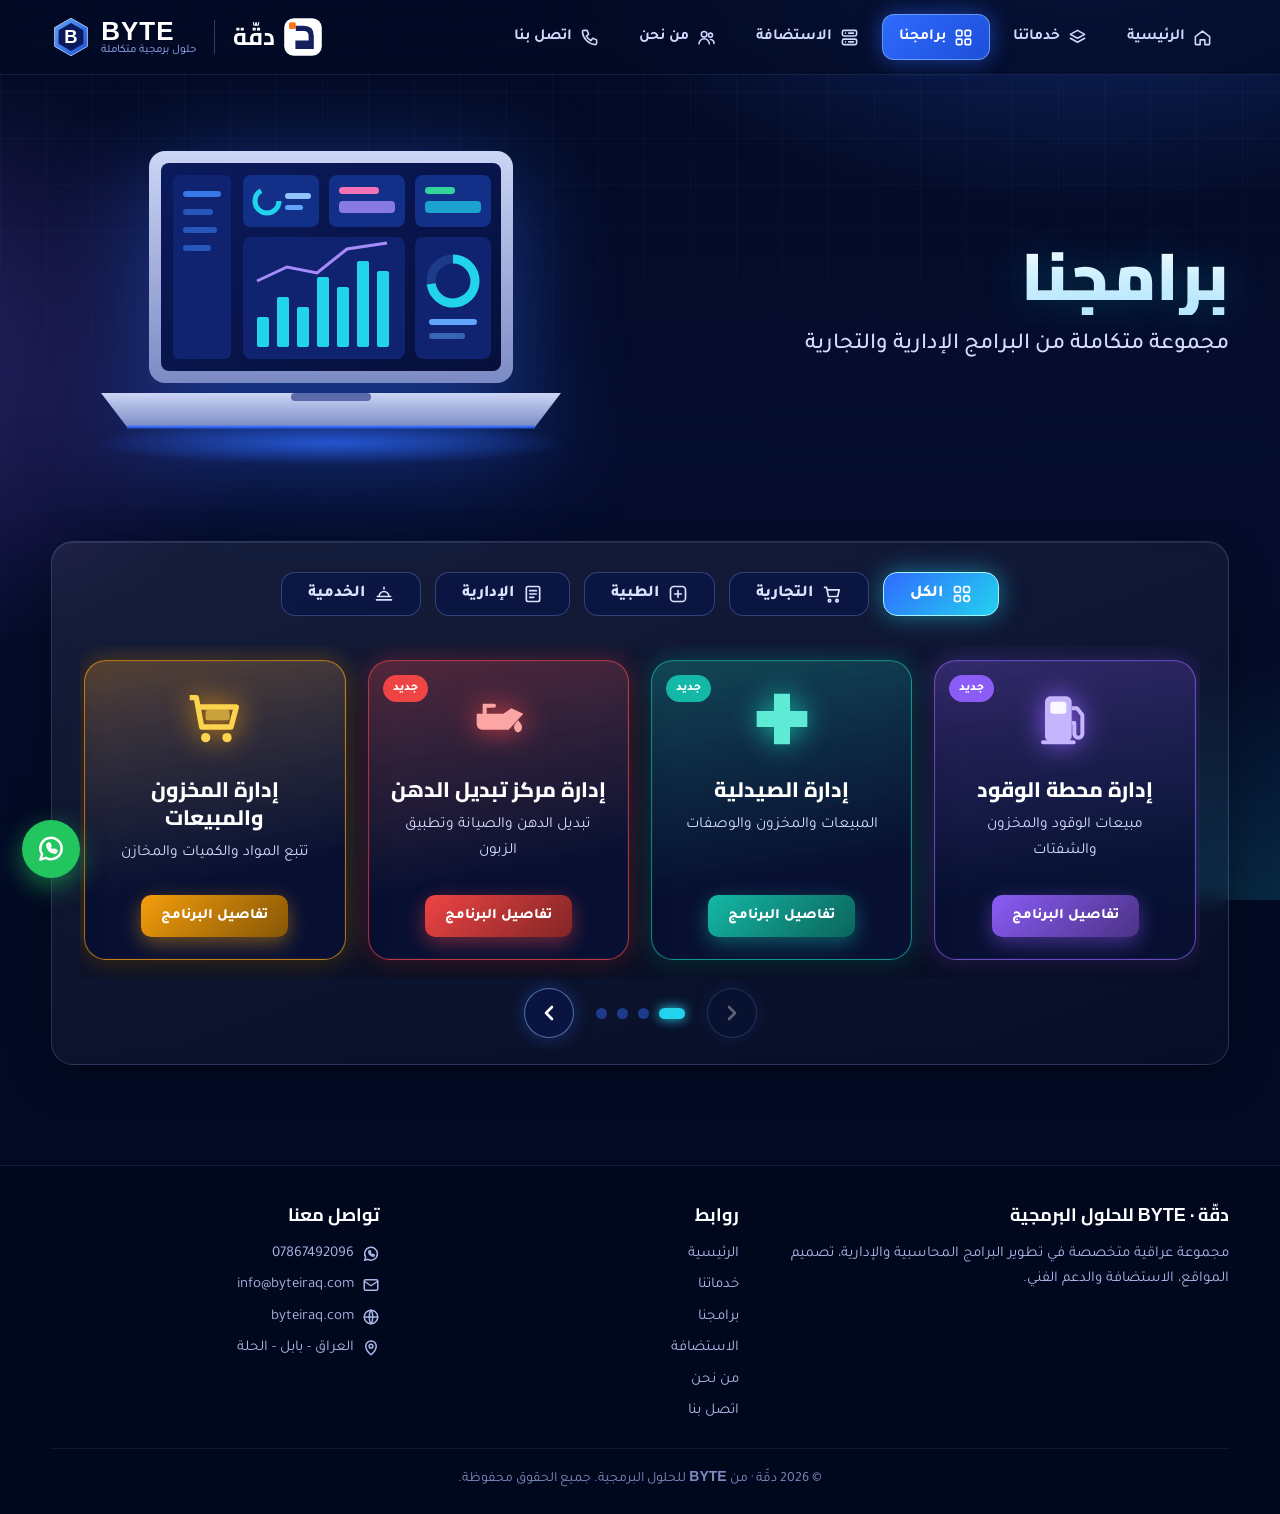
<file: programs.html>
<!DOCTYPE html>
<html lang="ar" dir="rtl">
<head>
<meta charset="UTF-8">
<meta name="viewport" content="width=device-width, initial-scale=1.0">
<title>برامجنا | دقّة · BYTE للحلول البرمجية</title>
<link rel="preconnect" href="https://fonts.googleapis.com">
<link rel="preconnect" href="https://fonts.gstatic.com" crossorigin>
<link href="https://fonts.googleapis.com/css2?family=Cairo:wght@600;700;800;900&family=Tajawal:wght@400;500;700;800&display=swap" rel="stylesheet">
<style>
*{box-sizing:border-box;margin:0;padding:0}
html{scroll-behavior:smooth}
body{font-family:'Tajawal','Cairo',system-ui,sans-serif;background:#030a24;color:#e6ecff;min-height:100vh;overflow-x:hidden;line-height:1.7}
a{color:inherit;text-decoration:none}
button,input,textarea{font-family:inherit}
.bg{position:fixed;inset:0;z-index:-1;background:
 radial-gradient(900px 500px at 85% -10%,rgba(47,107,255,.35),transparent 60%),
 radial-gradient(700px 500px at -10% 40%,rgba(139,92,246,.28),transparent 60%),
 radial-gradient(700px 400px at 100% 100%,rgba(34,211,238,.15),transparent 60%),
 linear-gradient(180deg,#030a24,#050d2e 50%,#030a24)}
.bg:after{content:"";position:absolute;inset:0;background-image:linear-gradient(rgba(120,160,255,.05) 1px,transparent 1px),linear-gradient(90deg,rgba(120,160,255,.05) 1px,transparent 1px);background-size:46px 46px;mask-image:linear-gradient(180deg,#000,transparent 70%)}
.wrap{width:min(1240px,92%);margin-inline:auto}
/* header */
.top{position:sticky;top:0;z-index:50;padding:14px 0;background:rgba(3,10,36,.72);backdrop-filter:blur(14px);border-bottom:1px solid rgba(120,160,255,.14)}
.nav{display:flex;align-items:center;justify-content:space-between;gap:20px}
.menu{display:flex;gap:6px;list-style:none;flex-wrap:wrap}
.menu a{display:flex;align-items:center;gap:8px;padding:9px 16px;border-radius:12px;font-weight:700;font-size:15.5px;color:#cfd8ff;transition:.25s;border:1px solid transparent}
.menu a:hover{background:rgba(47,107,255,.14);color:#fff}
.menu a.active{background:linear-gradient(135deg,#2f6bff,#1d4ed8);color:#fff;border-color:rgba(147,197,253,.6);box-shadow:0 0 22px rgba(47,107,255,.55)}
.brand{display:flex;align-items:center;gap:18px}
.dq2{display:flex;align-items:center;gap:8px;font-family:'Cairo';font-weight:900;font-size:24px;color:#fff}
.dq2 svg,.bx svg{width:40px;height:40px}
.bx{display:flex;align-items:center;gap:10px}
.bx .t{display:flex;flex-direction:column;line-height:1.1;text-align:left}
.bx b{font-family:'Arial Black',Arial,sans-serif;font-size:26px;letter-spacing:1px;color:#fff}
.bx small{font-size:11.5px;color:#9fb3ff}
.sep{width:1px;height:34px;background:rgba(160,180,255,.3)}
.burger{display:none;background:none;border:1px solid rgba(160,180,255,.3);color:#fff;border-radius:10px;padding:7px;cursor:pointer}
/* hero */
.hero{padding:56px 0 30px}
.hero-in{display:grid;grid-template-columns:1.05fr 1fr;align-items:center;gap:30px}
.hero h1{font-family:'Cairo';font-weight:900;font-size:clamp(40px,5.4vw,66px);line-height:1.15;background:linear-gradient(180deg,#fff,#bfe9ff);-webkit-background-clip:text;background-clip:text;color:transparent;text-shadow:0 0 40px rgba(34,211,238,.25)}
.hero .sub{font-size:clamp(18px,2vw,23px);color:#d5ddff;margin-top:10px;font-weight:500}
.hero .art{display:flex;justify-content:center;filter:drop-shadow(0 20px 50px rgba(47,107,255,.45))}
.hero .art svg{width:100%;max-width:520px;height:auto}
.float{animation:fl 6s ease-in-out infinite}
@keyframes fl{50%{transform:translateY(-12px)}}
.checks{list-style:none;margin-top:22px;display:grid;gap:10px}
.checks li{display:flex;align-items:center;gap:10px;font-size:18px;font-weight:600}
.checks svg{color:#22d3ee;flex:none}
/* glass cards */
.glass{background:linear-gradient(160deg,rgba(255,255,255,.07),rgba(255,255,255,.02));border:1px solid rgba(140,170,255,.22);border-radius:22px;backdrop-filter:blur(10px);box-shadow:0 10px 40px rgba(0,0,0,.35),inset 0 1px 0 rgba(255,255,255,.08)}
.sec{padding:30px 0 60px}
.sec-t{display:flex;align-items:center;justify-content:center;gap:10px;font-family:'Cairo';font-weight:800;font-size:30px;margin-bottom:26px;color:#fff}
.sec-t svg{color:#22d3ee}
.btn{display:inline-flex;align-items:center;justify-content:center;gap:9px;padding:12px 26px;border-radius:12px;font-weight:800;font-size:16px;border:0;cursor:pointer;transition:.25s;color:#fff;background:linear-gradient(135deg,#2f6bff,#22d3ee);box-shadow:0 8px 26px rgba(47,107,255,.45)}
.btn:hover{transform:translateY(-2px);box-shadow:0 12px 34px rgba(47,107,255,.6)}
.btn.green{background:linear-gradient(135deg,#16a34a,#22c55e);box-shadow:0 8px 26px rgba(34,197,94,.4)}
.btn.ghost{background:rgba(255,255,255,.06);border:1px solid rgba(160,190,255,.35);box-shadow:none}
/* themed cards */
.tc{--c1:#3b82f6;--c2:#93c5fd;position:relative;border-radius:22px;padding:26px 20px 22px;text-align:center;display:flex;flex-direction:column;align-items:center;gap:8px;
 background:linear-gradient(170deg,color-mix(in srgb,var(--c1) 30%,transparent),rgba(8,16,52,.85) 70%);border:1.5px solid color-mix(in srgb,var(--c1) 70%,transparent);
 box-shadow:0 0 0 1px rgba(255,255,255,.03) inset,0 14px 40px rgba(0,0,0,.4),0 0 26px color-mix(in srgb,var(--c1) 35%,transparent);transition:.3s}
.tc:hover{transform:translateY(-6px);box-shadow:0 18px 50px rgba(0,0,0,.45),0 0 40px color-mix(in srgb,var(--c1) 60%,transparent)}
.tc .ico{color:var(--c2);filter:drop-shadow(0 0 14px var(--c1));margin-bottom:4px}
.tc h3{font-family:'Cairo';font-weight:800;font-size:21px;color:#fff;line-height:1.35}
.tc p{color:#d3dbff;font-size:15.5px}
.tc .b{margin-top:auto;padding:9px 20px;border-radius:10px;font-weight:800;font-size:14.5px;color:#fff;background:linear-gradient(135deg,var(--c1),color-mix(in srgb,var(--c1) 55%,#000));box-shadow:0 6px 20px color-mix(in srgb,var(--c1) 45%,transparent)}
.tag{position:absolute;top:14px;left:14px;font-size:12px;font-weight:800;padding:3px 10px;border-radius:20px;background:var(--c1);color:#fff}
.g3{display:grid;grid-template-columns:repeat(3,1fr);gap:22px}
.g4{display:grid;grid-template-columns:repeat(4,1fr);gap:22px}
/* footer */
footer{margin-top:40px;border-top:1px solid rgba(120,160,255,.14);background:rgba(2,8,28,.7);padding:34px 0 22px}
.f-in{display:grid;grid-template-columns:1.4fr 1fr 1fr;gap:30px}
footer h4{font-family:'Cairo';font-size:18px;margin-bottom:10px;color:#fff}
footer p,footer li{color:#aab8e8;font-size:15px}
footer ul{list-style:none;display:grid;gap:6px}
footer a:hover{color:#22d3ee}
.f-c li{display:flex;align-items:center;gap:8px}
.copy{text-align:center;color:#7d8cc0;font-size:14px;margin-top:24px;padding-top:16px;border-top:1px solid rgba(120,160,255,.1)}
.copy b{font-family:Arial,sans-serif}
.wa-fab{position:fixed;bottom:22px;left:22px;z-index:60;width:58px;height:58px;border-radius:50%;display:grid;place-items:center;background:#22c55e;color:#fff;box-shadow:0 8px 26px rgba(34,197,94,.55);animation:pulse 2.4s infinite}
@keyframes pulse{0%{box-shadow:0 0 0 0 rgba(34,197,94,.55)}70%{box-shadow:0 0 0 16px rgba(34,197,94,0)}100%{box-shadow:0 0 0 0 rgba(34,197,94,0)}}
.reveal{opacity:0;transform:translateY(24px);transition:.7s cubic-bezier(.2,.7,.2,1)}
.reveal.on{opacity:1;transform:none}
@media (max-width:1000px){
 .menu{display:none;position:absolute;top:100%;right:4%;left:4%;flex-direction:column;background:#071340;border:1px solid rgba(120,160,255,.25);border-radius:16px;padding:10px}
 .menu.open{display:flex}
 .burger{display:block}
 .hero-in{grid-template-columns:1fr;text-align:center}
 .checks{justify-items:center}
 .g4{grid-template-columns:repeat(2,1fr)}
 .g3{grid-template-columns:repeat(2,1fr)}
 .f-in{grid-template-columns:1fr}
 .bx small{display:none}
}
@media (max-width:600px){.g4,.g3{grid-template-columns:1fr}.dq2 b{display:none}}

.panel{padding:30px 28px 26px;margin-top:10px}
.filters{display:flex;justify-content:center;flex-wrap:wrap;gap:14px;margin-bottom:30px}
.flt{display:flex;align-items:center;gap:9px;padding:11px 26px;border-radius:14px;font-weight:800;font-size:16.5px;color:#dbe4ff;cursor:pointer;background:rgba(10,22,70,.75);border:1px solid rgba(140,170,255,.3);transition:.25s}
.flt:hover{border-color:#60a5fa;color:#fff}
.flt.on{background:linear-gradient(135deg,#2f6bff,#22d3ee);color:#fff;border-color:#a5f3fc;box-shadow:0 0 24px rgba(34,211,238,.5)}
.car{position:relative}
.track-w{overflow:hidden;padding:14px 4px 18px}
.track{display:flex;gap:22px;transition:transform .55s cubic-bezier(.2,.7,.2,1)}
.track .slide{flex:0 0 calc((100% - 66px)/4);min-height:300px}
.track .slide.hide{display:none}
.car-nav{display:flex;align-items:center;justify-content:center;gap:22px;margin-top:10px}
.cbtn{width:50px;height:50px;border-radius:50%;display:grid;place-items:center;cursor:pointer;color:#fff;background:rgba(10,22,70,.85);border:1.5px solid rgba(147,197,253,.55);box-shadow:0 0 18px rgba(47,107,255,.35);transition:.25s}
.cbtn:hover{background:#2f6bff}
.cbtn:disabled{opacity:.35;cursor:default;background:rgba(10,22,70,.85)}
.dots{display:flex;gap:10px}
.dots i{width:11px;height:11px;border-radius:50%;background:#1e3a8a;cursor:pointer;transition:.25s}
.dots i.on{background:#22d3ee;box-shadow:0 0 12px #22d3ee;width:26px;border-radius:8px}
.count{text-align:center;color:#9fb3ff;margin-top:8px;font-size:14.5px}
@media (max-width:1000px){.track .slide{flex-basis:calc((100% - 22px)/2)}}
@media (max-width:600px){.track .slide{flex-basis:100%}.panel{padding:22px 14px}}
</style>
</head>
<body>
<div class="bg"></div>
<svg width="0" height="0" style="position:absolute"><defs>
<symbol id="dqIco" viewBox="0 0 100 100"><rect x="3" y="3" width="94" height="94" rx="24" fill="#fff"/><rect x="15" y="13" width="17" height="17" rx="4" fill="#f97316"/><path d="M32 22H52Q77 22 77 47V80H31V59H64V47Q64 35 52 35H32Z" fill="#14205e"/></symbol>
<symbol id="hexB" viewBox="0 0 100 100"><defs><linearGradient id="hxg" x1="0" y1="0" x2="1" y2="1"><stop offset="0" stop-color="#60a5fa"/><stop offset="1" stop-color="#1d4ed8"/></linearGradient></defs><polygon points="50,3 91,26.5 91,73.5 50,97 9,73.5 9,26.5" fill="url(#hxg)" stroke="#bfdbfe" stroke-width="2"/><polygon points="50,15 81,33 81,67 50,85 19,67 19,33" fill="#0b1a5c"/><text x="50" y="66" text-anchor="middle" font-family="Arial Black,Arial,sans-serif" font-weight="900" font-size="46" fill="#fff">B</text></symbol>
</defs></svg>
<header class="top"><div class="wrap nav">
<ul class="menu" id="menu"><li><a href="index.html"><svg width="19" height="19" viewBox="0 0 24 24" fill="none" stroke="currentColor" stroke-width="2" stroke-linecap="round" stroke-linejoin="round"><path d="M3 11l9-7 9 7v9a1 1 0 0 1-1 1h-5v-6H9v6H4a1 1 0 0 1-1-1z"/></svg>الرئيسية</a></li><li><a href="services.html"><svg width="19" height="19" viewBox="0 0 24 24" fill="none" stroke="currentColor" stroke-width="2" stroke-linecap="round" stroke-linejoin="round"><path d="M12 3l9 5-9 5-9-5z"/><path d="M3 13l9 5 9-5"/></svg>خدماتنا</a></li><li><a href="programs.html" class=active><svg width="19" height="19" viewBox="0 0 24 24" fill="none" stroke="currentColor" stroke-width="2" stroke-linecap="round" stroke-linejoin="round"><rect x="3" y="3" width="7" height="7" rx="1.5"/><rect x="14" y="3" width="7" height="7" rx="1.5"/><rect x="3" y="14" width="7" height="7" rx="1.5"/><rect x="14" y="14" width="7" height="7" rx="1.5"/></svg>برامجنا</a></li><li><a href="hosting.html"><svg width="19" height="19" viewBox="0 0 24 24" fill="none" stroke="currentColor" stroke-width="2" stroke-linecap="round" stroke-linejoin="round"><rect x="3" y="3" width="18" height="7" rx="2"/><rect x="3" y="14" width="18" height="7" rx="2"/><path d="M7 6.5h.01M7 17.5h.01M11 6.5h6M11 17.5h6"/></svg>الاستضافة</a></li><li><a href="about.html"><svg width="19" height="19" viewBox="0 0 24 24" fill="none" stroke="currentColor" stroke-width="2" stroke-linecap="round" stroke-linejoin="round"><circle cx="9" cy="8" r="3.5"/><path d="M2.5 20a6.5 6.5 0 0 1 13 0"/><circle cx="17" cy="9" r="2.5"/><path d="M17 14.5a5 5 0 0 1 4.5 5"/></svg>من نحن</a></li><li><a href="contact.html"><svg width="19" height="19" viewBox="0 0 24 24" fill="none" stroke="currentColor" stroke-width="2" stroke-linecap="round" stroke-linejoin="round"><path d="M5 3h4l2 5-3 2a12 12 0 0 0 6 6l2-3 5 2v4a2 2 0 0 1-2 2A18 18 0 0 1 3 5a2 2 0 0 1 2-2z"/></svg>اتصل بنا</a></li></ul>
<button class="burger" id="burger" aria-label="القائمة"><svg width="24" height="24" viewBox="0 0 24 24" fill="none" stroke="currentColor" stroke-width="2" stroke-linecap="round" stroke-linejoin="round"><rect x="3" y="3" width="7" height="7" rx="1.5"/><rect x="14" y="3" width="7" height="7" rx="1.5"/><rect x="3" y="14" width="7" height="7" rx="1.5"/><rect x="14" y="14" width="7" height="7" rx="1.5"/></svg></button>
<div class="brand">
 <a href="index.html" class="dq2" aria-label="دقّة"><svg><use href="#dqIco"/></svg><b>دقّة</b></a>
 <span class="sep"></span>
 <a href="index.html" class="bx" aria-label="BYTE"><span class="t"><b>BYTE</b><small>حلول برمجية متكاملة</small></span><svg><use href="#hexB"/></svg></a>
</div></div></header>
<main>
<section class="hero"><div class="wrap hero-in">
<div class="reveal"><h1>برامجنا</h1><p class="sub">مجموعة متكاملة من البرامج الإدارية والتجارية</p></div>
<div class="art reveal"><svg viewBox="0 0 520 340" class="float">
<defs><linearGradient id="lg1" x1="0" y1="0" x2="0" y2="1"><stop offset="0" stop-color="#cbd5f5"/><stop offset="1" stop-color="#7c8bc4"/></linearGradient>
<linearGradient id="scr" x1="0" y1="0" x2="1" y2="1"><stop offset="0" stop-color="#0b1a5c"/><stop offset="1" stop-color="#06103a"/></linearGradient>
<radialGradient id="glow" cx=".5" cy=".5" r=".5"><stop offset="0" stop-color="#2f6bff" stop-opacity=".7"/><stop offset="1" stop-color="#2f6bff" stop-opacity="0"/></radialGradient></defs>
<ellipse cx="260" cy="312" rx="240" ry="22" fill="url(#glow)"/>
<rect x="78" y="20" width="364" height="232" rx="16" fill="url(#lg1)"/>
<rect x="90" y="32" width="340" height="208" rx="8" fill="url(#scr)"/>
<rect x="102" y="44" width="58" height="184" rx="6" fill="#0f2370"/>
<g fill="#3b82f6" opacity=".9"><rect x="112" y="60" width="38" height="6" rx="3"/><rect x="112" y="78" width="30" height="6" rx="3" opacity=".6"/><rect x="112" y="96" width="34" height="6" rx="3" opacity=".6"/><rect x="112" y="114" width="28" height="6" rx="3" opacity=".6"/></g>
<rect x="172" y="44" width="76" height="52" rx="8" fill="#123087"/><rect x="258" y="44" width="76" height="52" rx="8" fill="#123087"/><rect x="344" y="44" width="76" height="52" rx="8" fill="#123087"/>
<circle cx="196" cy="70" r="12" fill="none" stroke="#22d3ee" stroke-width="5" stroke-dasharray="50 80"/><rect x="214" y="62" width="26" height="6" rx="3" fill="#93c5fd"/><rect x="214" y="74" width="18" height="5" rx="2.5" fill="#60a5fa"/>
<rect x="268" y="56" width="40" height="7" rx="3.5" fill="#f472b6"/><rect x="268" y="70" width="56" height="12" rx="4" fill="#a78bfa" opacity=".8"/>
<rect x="354" y="56" width="30" height="7" rx="3.5" fill="#34d399"/><rect x="354" y="70" width="56" height="12" rx="4" fill="#22d3ee" opacity=".7"/>
<rect x="172" y="106" width="162" height="122" rx="8" fill="#0f2370"/>
<g fill="#22d3ee"><rect x="186" y="186" width="12" height="30" rx="2"/><rect x="206" y="166" width="12" height="50" rx="2"/><rect x="226" y="176" width="12" height="40" rx="2"/><rect x="246" y="146" width="12" height="70" rx="2"/><rect x="266" y="156" width="12" height="60" rx="2"/><rect x="286" y="130" width="12" height="86" rx="2"/><rect x="306" y="140" width="12" height="76" rx="2"/></g>
<polyline points="186,150 216,136 246,142 276,118 316,112" fill="none" stroke="#a78bfa" stroke-width="3"/>
<rect x="344" y="106" width="76" height="122" rx="8" fill="#0f2370"/>
<circle cx="382" cy="150" r="22" fill="none" stroke="#1e3a8a" stroke-width="9"/><circle cx="382" cy="150" r="22" fill="none" stroke="#22d3ee" stroke-width="9" stroke-dasharray="100 140" transform="rotate(-90 382 150)"/>
<rect x="358" y="188" width="48" height="6" rx="3" fill="#60a5fa"/><rect x="358" y="202" width="36" height="6" rx="3" fill="#60a5fa" opacity=".5"/>
<path d="M30 262h460l-26 34H56z" fill="url(#lg1)"/>
<rect x="220" y="262" width="80" height="8" rx="4" fill="#5b6aa8"/>
<path d="M56 296h408" stroke="#2f6bff" stroke-width="3" opacity=".8"/>
</svg></div>
</div></section><section class="sec"><div class="wrap"><div class="glass panel reveal">
<div class="filters"><button class="flt on" data-f="all"><svg width="20" height="20" viewBox="0 0 24 24" fill="none" stroke="currentColor" stroke-width="2" stroke-linecap="round" stroke-linejoin="round"><rect x="3" y="3" width="7" height="7" rx="2"/><rect x="14" y="3" width="7" height="7" rx="2"/><rect x="3" y="14" width="7" height="7" rx="2"/><circle cx="17.5" cy="17.5" r="3.5"/></svg>الكل</button><button class="flt" data-f="trade"><svg width="20" height="20" viewBox="0 0 24 24" fill="none" stroke="currentColor" stroke-width="2" stroke-linecap="round" stroke-linejoin="round"><circle cx="9" cy="20" r="1.5"/><circle cx="18" cy="20" r="1.5"/><path d="M3 4h2.5l2.2 11h11l2-8H6.3"/></svg>التجارية</button><button class="flt" data-f="medical"><svg width="20" height="20" viewBox="0 0 24 24" fill="none" stroke="currentColor" stroke-width="2" stroke-linecap="round" stroke-linejoin="round"><rect x="3" y="3" width="18" height="18" rx="4"/><path d="M12 8v8M8 12h8"/></svg>الطبية</button><button class="flt" data-f="admin"><svg width="20" height="20" viewBox="0 0 24 24" fill="none" stroke="currentColor" stroke-width="2" stroke-linecap="round" stroke-linejoin="round"><rect x="4" y="3" width="16" height="18" rx="2"/><path d="M8 8h8M8 12h8M8 16h5"/></svg>الإدارية</button><button class="flt" data-f="service"><svg width="20" height="20" viewBox="0 0 24 24" fill="none" stroke="currentColor" stroke-width="2" stroke-linecap="round" stroke-linejoin="round"><path d="M4 15h16M6 15a6 6 0 0 1 12 0M12 6V4M3 19h18"/></svg>الخدمية</button></div>
<div class="car"><div class="track-w"><div class="track"><a class="tc slide" data-cat="service" href="program.html?id=fuel" style="--c1:#8b5cf6;--c2:#c4b5fd">
<span class="tag">جديد</span>
<span class="ico"><svg width="64" height="64" viewBox="0 0 48 48"><rect x="9" y="7" width="20" height="34" rx="4" fill="currentColor"/><rect x="13" y="11" width="12" height="9" rx="2" fill="#fff" opacity=".9"/><path d="M29 16h4l4 5v14a3 3 0 0 1-6 0v-8h-2" fill="none" stroke="currentColor" stroke-width="3" stroke-linejoin="round"/><rect x="6" y="40" width="26" height="3" rx="1.5" fill="currentColor"/></svg></span><h3>إدارة محطة الوقود</h3><p>مبيعات الوقود والمخزون والشفتات</p>
<span class="b">تفاصيل البرنامج</span></a><a class="tc slide" data-cat="medical" href="program.html?id=pharmacy" style="--c1:#14b8a6;--c2:#5eead4">
<span class="tag">جديد</span>
<span class="ico"><svg width="64" height="64" viewBox="0 0 48 48"><path d="M18 5h12v13h13v12H30v13H18V30H5V18h13z" fill="currentColor"/></svg></span><h3>إدارة الصيدلية</h3><p>المبيعات والمخزون والوصفات</p>
<span class="b">تفاصيل البرنامج</span></a><a class="tc slide" data-cat="service" href="program.html?id=oils" style="--c1:#ef4444;--c2:#fca5a5">
<span class="tag">جديد</span>
<span class="ico"><svg width="64" height="64" viewBox="0 0 48 48"><path d="M8 20h20l6-4 9 4-11 12H12a4 4 0 0 1-4-4z" fill="currentColor"/><path d="M14 20v-6h7" fill="none" stroke="currentColor" stroke-width="3" stroke-linecap="round"/><path d="M42 30c0 2-1.4 4-3 4s-3-2-3-4 3-5 3-5 3 3 3 5z" fill="currentColor"/></svg></span><h3>إدارة مركز تبديل الدهن</h3><p>تبديل الدهن والصيانة وتطبيق الزبون</p>
<span class="b">تفاصيل البرنامج</span></a><a class="tc slide" data-cat="trade" href="program.html?id=sales" style="--c1:#f59e0b;--c2:#fcd34d">

<span class="ico"><svg width="64" height="64" viewBox="0 0 48 48"><path d="M5 8h5l4 22h22l4-15H12" fill="none" stroke="currentColor" stroke-width="4" stroke-linejoin="round"/><circle cx="17" cy="38" r="3.5" fill="currentColor"/><circle cx="33" cy="38" r="3.5" fill="currentColor"/><rect x="17" y="17" width="18" height="8" rx="2" fill="currentColor" opacity=".6"/></svg></span><h3>إدارة المخزون والمبيعات</h3><p>تتبع المواد والكميات والمخازن</p>
<span class="b">تفاصيل البرنامج</span></a><a class="tc slide" data-cat="trade" href="program.html?id=installments" style="--c1:#ec4899;--c2:#f9a8d4">

<span class="ico"><svg width="64" height="64" viewBox="0 0 48 48"><rect x="5" y="9" width="38" height="30" rx="4" fill="currentColor"/><rect x="5" y="15" width="38" height="5" fill="#fff" opacity=".85"/><rect x="10" y="27" width="12" height="4" rx="2" fill="#fff" opacity=".85"/><circle cx="35" cy="30" r="4" fill="#fff" opacity=".7"/></svg></span><h3>إدارة العملاء والأقساط</h3><p>الديون والدفعات والحسابات</p>
<span class="b">تفاصيل البرنامج</span></a><a class="tc slide" data-cat="trade" href="program.html?id=cashier" style="--c1:#3b82f6;--c2:#93c5fd">

<span class="ico"><svg width="64" height="64" viewBox="0 0 48 48"><rect x="10" y="6" width="26" height="18" rx="3" fill="currentColor"/><rect x="14" y="10" width="7" height="4" rx="1" fill="#fff"/><rect x="23" y="10" width="9" height="4" rx="1" fill="#fff" opacity=".8"/><rect x="14" y="16" width="18" height="4" rx="1" fill="#fff" opacity=".6"/><rect x="5" y="30" width="32" height="10" rx="3" fill="currentColor"/><rect x="38" y="22" width="5" height="18" rx="2" fill="currentColor" opacity=".7"/></svg></span><h3>بايت كاشير</h3><p>نقاط بيع للمحلات والأسواق</p>
<span class="b">تفاصيل البرنامج</span></a><a class="tc slide" data-cat="trade" href="program.html?id=solar" style="--c1:#f97316;--c2:#fdba74">
<span class="tag">جديد</span>
<span class="ico"><svg width="64" height="64" viewBox="0 0 48 48"><circle cx="34" cy="11" r="5" fill="#facc15"/><path d="M34 2v3M34 17v3M25 11h3M40 11h3M27.5 4.5l2 2M38.5 15.5l2 2M27.5 17.5l2-2M38.5 6.5l2-2" stroke="#facc15" stroke-width="2" stroke-linecap="round"/><path d="M8 24h26l6 16H2z" fill="currentColor"/><path d="M14 24l-3 16M24 24l1 16M5 32h33" stroke="#fff" stroke-width="1.6" opacity=".85"/></svg></span><h3>مبيعات الطاقة الشمسية</h3><p>بيع بالباركود والسيريال والضمان</p>
<span class="b">تفاصيل البرنامج</span></a><a class="tc slide" data-cat="admin" href="program.html?id=school" style="--c1:#22c55e;--c2:#86efac">

<span class="ico"><svg width="64" height="64" viewBox="0 0 48 48"><path d="M24 6L3 15l21 9 21-9z" fill="currentColor"/><path d="M11 20v8c0 3 6 6 13 6s13-3 13-6v-8l-13 6z" fill="currentColor" opacity=".75"/><path d="M42 16v11" stroke="#facc15" stroke-width="2.5"/><circle cx="42" cy="29" r="2.5" fill="#facc15"/></svg></span><h3>إدارة المدارس</h3><p>الطلاب والدرجات والرسوم</p>
<span class="b">تفاصيل البرنامج</span></a><a class="tc slide" data-cat="service" href="program.html?id=restaurant" style="--c1:#ef4444;--c2:#fca5a5">

<span class="ico"><svg width="64" height="64" viewBox="0 0 48 48"><path d="M14 5v14a4 4 0 0 1-3 3.9V43h-4V22.9A4 4 0 0 1 4 19V5h3v11h2V5h2v11h2V5z" fill="currentColor"/><path d="M36 5c-6 0-9 8-9 16h5v22h4z" fill="currentColor" opacity=".8"/><circle cx="24" cy="30" r="0"/></svg></span><h3>إدارة المطاعم</h3><p>الطلبات والطاولات والمطبخ</p>
<span class="b">تفاصيل البرنامج</span></a><a class="tc slide" data-cat="trade" href="program.html?id=raei" style="--c1:#eab308;--c2:#fde047">

<span class="ico"><svg width="64" height="64" viewBox="0 0 48 48"><ellipse cx="18" cy="27" rx="10" ry="13" fill="currentColor"/><ellipse cx="32" cy="29" rx="9" ry="11.5" fill="currentColor" opacity=".7"/><ellipse cx="15" cy="21" rx="3" ry="4.5" fill="#fff" opacity=".5"/></svg></span><h3>مكاتب بيع البيض</h3><p>بيع بالكارتون والطبقة والديون</p>
<span class="b">تفاصيل البرنامج</span></a><a class="tc slide" data-cat="medical" href="program.html?id=clinic" style="--c1:#06b6d4;--c2:#67e8f9">

<span class="ico"><svg width="64" height="64" viewBox="0 0 48 48"><rect x="8" y="10" width="32" height="32" rx="5" fill="currentColor"/><rect x="18" y="5" width="12" height="8" rx="2" fill="currentColor" opacity=".7"/><path d="M24 18v16M16 26h16" stroke="#fff" stroke-width="5" stroke-linecap="round"/></svg></span><h3>سكرتارية الأطباء</h3><p>المواعيد والمراجعين والوصفات</p>
<span class="b">تفاصيل البرنامج</span></a><a class="tc slide" data-cat="admin" href="program.html?id=attendance" style="--c1:#6366f1;--c2:#a5b4fc">

<span class="ico"><svg width="64" height="64" viewBox="0 0 48 48"><circle cx="24" cy="24" r="18" fill="currentColor"/><path d="M24 13v12l8 5" stroke="#fff" stroke-width="4" stroke-linecap="round" fill="none"/></svg></span><h3>الحضور والانصراف</h3><p>الدوام والتأخير والرواتب</p>
<span class="b">تفاصيل البرنامج</span></a><a class="tc slide" data-cat="medical" href="program.html?id=hospital" style="--c1:#0ea5e9;--c2:#7dd3fc">
<span class="tag">قريباً</span>
<span class="ico"><svg width="64" height="64" viewBox="0 0 48 48"><rect x="7" y="12" width="34" height="30" rx="3" fill="currentColor"/><rect x="17" y="5" width="14" height="10" rx="2" fill="currentColor" opacity=".7"/><path d="M24 7v6M21 10h6" stroke="#fff" stroke-width="2.5"/><rect x="12" y="19" width="6" height="6" rx="1" fill="#fff" opacity=".85"/><rect x="30" y="19" width="6" height="6" rx="1" fill="#fff" opacity=".85"/><rect x="12" y="29" width="6" height="6" rx="1" fill="#fff" opacity=".85"/><rect x="30" y="29" width="6" height="6" rx="1" fill="#fff" opacity=".85"/><rect x="20" y="32" width="8" height="10" rx="1" fill="#fff"/></svg></span><h3>إدارة المستشفيات</h3><p>من استقبال المريض إلى الفاتورة</p>
<span class="b">تفاصيل البرنامج</span></a></div></div>
<div class="car-nav"><button class="cbtn" id="cprev" aria-label="السابق"><svg width="24" height="24" viewBox="0 0 24 24" fill="none" stroke="currentColor" stroke-width="2.6" stroke-linecap="round" stroke-linejoin="round"><path d="M9 6l6 6-6 6"/></svg></button><div class="dots"></div><button class="cbtn" id="cnext" aria-label="التالي"><svg width="24" height="24" viewBox="0 0 24 24" fill="none" stroke="currentColor" stroke-width="2.6" stroke-linecap="round" stroke-linejoin="round"><path d="M15 6l-6 6 6 6"/></svg></button></div>
</div></div></div></section>
</main>
<footer><div class="wrap">
<div class="f-in">
 <div><h4>دقّة · <span style="font-family:Arial">BYTE</span> للحلول البرمجية</h4>
 <p>مجموعة عراقية متخصصة في تطوير البرامج المحاسبية والإدارية، تصميم المواقع، الاستضافة والدعم الفني.</p></div>
 <div><h4>روابط</h4><ul><li><a href="index.html">الرئيسية</a></li><li><a href="services.html">خدماتنا</a></li><li><a href="programs.html">برامجنا</a></li><li><a href="hosting.html">الاستضافة</a></li><li><a href="about.html">من نحن</a></li><li><a href="contact.html">اتصل بنا</a></li></ul></div>
 <div class="f-c"><h4>تواصل معنا</h4><ul>
  <li><svg width="18" height="18" viewBox="0 0 24 24" fill="none" stroke="currentColor" stroke-width="2" stroke-linecap="round" stroke-linejoin="round"><path d="M20.5 11.6a8.5 8.5 0 0 1-12.6 7.5L3.5 20.5l1.4-4.3A8.5 8.5 0 1 1 20.5 11.6z"/><path d="M9 8.5c0 3.5 2.8 6.5 6.5 6.5l1-1.6-2-1-1 .8a5 5 0 0 1-2.7-2.7l.8-1-1-2z"/></svg><a href="https://wa.me/9647867492096">07867492096</a></li>
  <li><svg width="18" height="18" viewBox="0 0 24 24" fill="none" stroke="currentColor" stroke-width="2" stroke-linecap="round" stroke-linejoin="round"><rect x="3" y="5" width="18" height="14" rx="2"/><path d="M3 7l9 6 9-6"/></svg><a href="mailto:info@byteiraq.com">info@byteiraq.com</a></li>
  <li><svg width="18" height="18" viewBox="0 0 24 24" fill="none" stroke="currentColor" stroke-width="2" stroke-linecap="round" stroke-linejoin="round"><circle cx="12" cy="12" r="9"/><path d="M3 12h18M12 3c3 3.2 3 14.8 0 18M12 3c-3 3.2-3 14.8 0 18"/></svg><a href="https://byteiraq.com">byteiraq.com</a></li>
  <li><svg width="18" height="18" viewBox="0 0 24 24" fill="none" stroke="currentColor" stroke-width="2" stroke-linecap="round" stroke-linejoin="round"><path d="M12 21s-7-6.2-7-11.5a7 7 0 0 1 14 0C19 14.8 12 21 12 21z"/><circle cx="12" cy="9.5" r="2.5"/></svg>العراق - بابل - الحلة</li></ul></div>
</div>
<div class="copy">© 2026 دقّة · من <b>BYTE</b> للحلول البرمجية. جميع الحقوق محفوظة.</div>
</div></footer>
<a class="wa-fab" href="https://wa.me/9647867492096" aria-label="واتساب"><svg width="30" height="30" viewBox="0 0 24 24" fill="none" stroke="currentColor" stroke-width="2" stroke-linecap="round" stroke-linejoin="round"><path d="M20.5 11.6a8.5 8.5 0 0 1-12.6 7.5L3.5 20.5l1.4-4.3A8.5 8.5 0 1 1 20.5 11.6z"/><path d="M9 8.5c0 3.5 2.8 6.5 6.5 6.5l1-1.6-2-1-1 .8a5 5 0 0 1-2.7-2.7l.8-1-1-2z"/></svg></a>
<script>
(function(){
 var b=document.getElementById('burger'),m=document.getElementById('menu');
 if(b)b.onclick=function(){m.classList.toggle('open')};
 var io=new IntersectionObserver(function(es){es.forEach(function(e){if(e.isIntersecting){e.target.classList.add('on');io.unobserve(e.target)}})},{threshold:.12});
 document.querySelectorAll('.reveal').forEach(function(el){io.observe(el)});
})();

(function(){
 var track=document.querySelector('.track'),slides=[].slice.call(track.children),prev=document.getElementById('cprev'),next=document.getElementById('cnext'),dots=document.querySelector('.dots'),idx=0,cat='all';
 function per(){return innerWidth<=600?1:innerWidth<=1000?2:4}
 function vis(){return slides.filter(function(s){return !s.classList.contains('hide')})}
 function pages(){return Math.max(1,Math.ceil(vis().length/per()))}
 function render(){
  var p=pages();if(idx>p-1)idx=p-1;if(idx<0)idx=0;
  var v=vis();var first=v[Math.min(idx*per(),v.length-1)];
  var off=first?first.offsetLeft-v[0].offsetLeft:0;
  // RTL: items flow right-to-left, offsets are negative
  track.style.transform='translateX('+(-off)+'px)';
  track.style.justifyContent=v.length<per()?'center':'flex-start';
  dots.innerHTML='';for(var i=0;i<p;i++){var d=document.createElement('i');if(i===idx)d.className='on';(function(k){d.onclick=function(){idx=k;render()}})(i);dots.appendChild(d)}
  prev.disabled=idx===0;next.disabled=idx>=p-1;
 }
 prev.onclick=function(){idx--;render()};next.onclick=function(){idx++;render()};
 document.querySelectorAll('.flt').forEach(function(b){b.onclick=function(){
  document.querySelectorAll('.flt').forEach(function(x){x.classList.remove('on')});b.classList.add('on');cat=b.dataset.f;
  slides.forEach(function(s){s.classList.toggle('hide',cat!=='all'&&s.dataset.cat!==cat)});idx=0;render();}});
 var sx=null;track.addEventListener('touchstart',function(e){sx=e.touches[0].clientX},{passive:true});
 track.addEventListener('touchend',function(e){if(sx===null)return;var dx=e.changedTouches[0].clientX-sx;if(Math.abs(dx)>40){if(dx>0)idx++;else idx--;render()}sx=null});
 addEventListener('resize',render);render();
})();
</script>
</body>
</html>
</file>
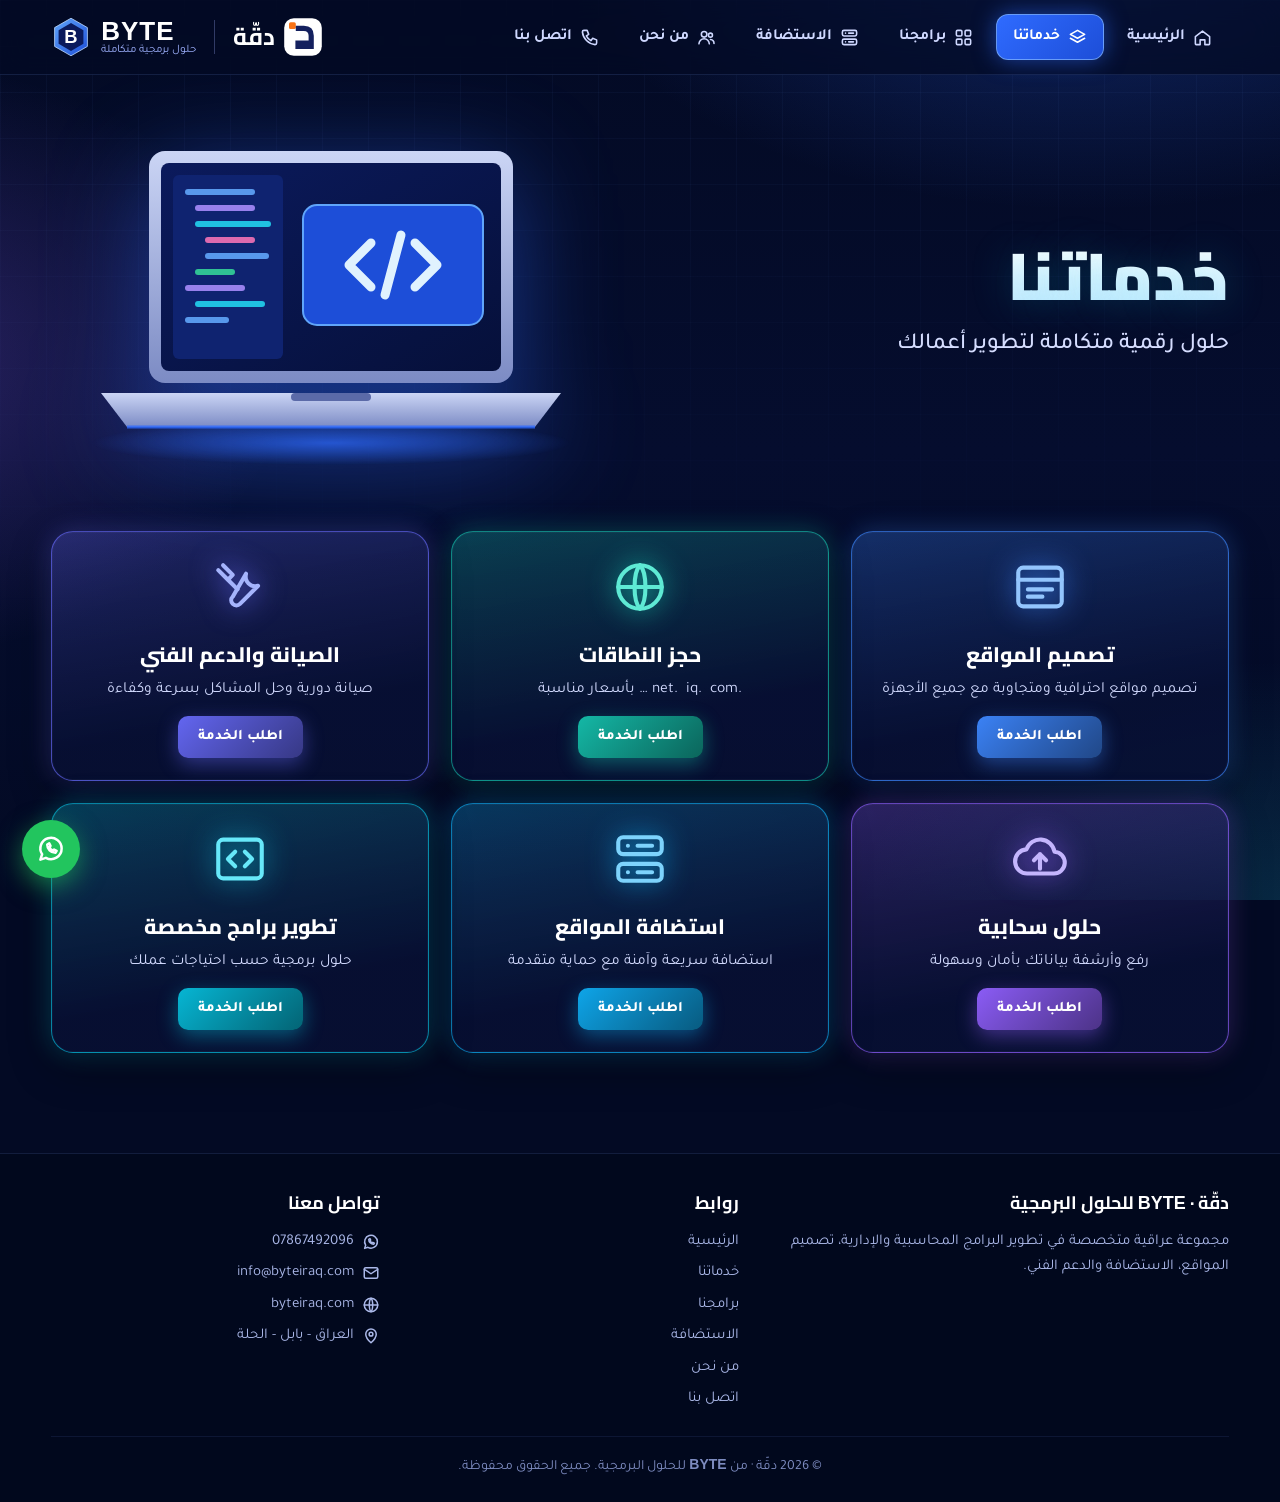
<file: services.html>
<!DOCTYPE html>
<html lang="ar" dir="rtl">
<head>
<meta charset="UTF-8">
<meta name="viewport" content="width=device-width, initial-scale=1.0">
<title>خدماتنا | دقّة · BYTE للحلول البرمجية</title>
<link rel="preconnect" href="https://fonts.googleapis.com">
<link rel="preconnect" href="https://fonts.gstatic.com" crossorigin>
<link href="https://fonts.googleapis.com/css2?family=Cairo:wght@600;700;800;900&family=Tajawal:wght@400;500;700;800&display=swap" rel="stylesheet">
<style>
*{box-sizing:border-box;margin:0;padding:0}
html{scroll-behavior:smooth}
body{font-family:'Tajawal','Cairo',system-ui,sans-serif;background:#030a24;color:#e6ecff;min-height:100vh;overflow-x:hidden;line-height:1.7}
a{color:inherit;text-decoration:none}
button,input,textarea{font-family:inherit}
.bg{position:fixed;inset:0;z-index:-1;background:
 radial-gradient(900px 500px at 85% -10%,rgba(47,107,255,.35),transparent 60%),
 radial-gradient(700px 500px at -10% 40%,rgba(139,92,246,.28),transparent 60%),
 radial-gradient(700px 400px at 100% 100%,rgba(34,211,238,.15),transparent 60%),
 linear-gradient(180deg,#030a24,#050d2e 50%,#030a24)}
.bg:after{content:"";position:absolute;inset:0;background-image:linear-gradient(rgba(120,160,255,.05) 1px,transparent 1px),linear-gradient(90deg,rgba(120,160,255,.05) 1px,transparent 1px);background-size:46px 46px;mask-image:linear-gradient(180deg,#000,transparent 70%)}
.wrap{width:min(1240px,92%);margin-inline:auto}
/* header */
.top{position:sticky;top:0;z-index:50;padding:14px 0;background:rgba(3,10,36,.72);backdrop-filter:blur(14px);border-bottom:1px solid rgba(120,160,255,.14)}
.nav{display:flex;align-items:center;justify-content:space-between;gap:20px}
.menu{display:flex;gap:6px;list-style:none;flex-wrap:wrap}
.menu a{display:flex;align-items:center;gap:8px;padding:9px 16px;border-radius:12px;font-weight:700;font-size:15.5px;color:#cfd8ff;transition:.25s;border:1px solid transparent}
.menu a:hover{background:rgba(47,107,255,.14);color:#fff}
.menu a.active{background:linear-gradient(135deg,#2f6bff,#1d4ed8);color:#fff;border-color:rgba(147,197,253,.6);box-shadow:0 0 22px rgba(47,107,255,.55)}
.brand{display:flex;align-items:center;gap:18px}
.dq2{display:flex;align-items:center;gap:8px;font-family:'Cairo';font-weight:900;font-size:24px;color:#fff}
.dq2 svg,.bx svg{width:40px;height:40px}
.bx{display:flex;align-items:center;gap:10px}
.bx .t{display:flex;flex-direction:column;line-height:1.1;text-align:left}
.bx b{font-family:'Arial Black',Arial,sans-serif;font-size:26px;letter-spacing:1px;color:#fff}
.bx small{font-size:11.5px;color:#9fb3ff}
.sep{width:1px;height:34px;background:rgba(160,180,255,.3)}
.burger{display:none;background:none;border:1px solid rgba(160,180,255,.3);color:#fff;border-radius:10px;padding:7px;cursor:pointer}
/* hero */
.hero{padding:56px 0 30px}
.hero-in{display:grid;grid-template-columns:1.05fr 1fr;align-items:center;gap:30px}
.hero h1{font-family:'Cairo';font-weight:900;font-size:clamp(40px,5.4vw,66px);line-height:1.15;background:linear-gradient(180deg,#fff,#bfe9ff);-webkit-background-clip:text;background-clip:text;color:transparent;text-shadow:0 0 40px rgba(34,211,238,.25)}
.hero .sub{font-size:clamp(18px,2vw,23px);color:#d5ddff;margin-top:10px;font-weight:500}
.hero .art{display:flex;justify-content:center;filter:drop-shadow(0 20px 50px rgba(47,107,255,.45))}
.hero .art svg{width:100%;max-width:520px;height:auto}
.float{animation:fl 6s ease-in-out infinite}
@keyframes fl{50%{transform:translateY(-12px)}}
.checks{list-style:none;margin-top:22px;display:grid;gap:10px}
.checks li{display:flex;align-items:center;gap:10px;font-size:18px;font-weight:600}
.checks svg{color:#22d3ee;flex:none}
/* glass cards */
.glass{background:linear-gradient(160deg,rgba(255,255,255,.07),rgba(255,255,255,.02));border:1px solid rgba(140,170,255,.22);border-radius:22px;backdrop-filter:blur(10px);box-shadow:0 10px 40px rgba(0,0,0,.35),inset 0 1px 0 rgba(255,255,255,.08)}
.sec{padding:30px 0 60px}
.sec-t{display:flex;align-items:center;justify-content:center;gap:10px;font-family:'Cairo';font-weight:800;font-size:30px;margin-bottom:26px;color:#fff}
.sec-t svg{color:#22d3ee}
.btn{display:inline-flex;align-items:center;justify-content:center;gap:9px;padding:12px 26px;border-radius:12px;font-weight:800;font-size:16px;border:0;cursor:pointer;transition:.25s;color:#fff;background:linear-gradient(135deg,#2f6bff,#22d3ee);box-shadow:0 8px 26px rgba(47,107,255,.45)}
.btn:hover{transform:translateY(-2px);box-shadow:0 12px 34px rgba(47,107,255,.6)}
.btn.green{background:linear-gradient(135deg,#16a34a,#22c55e);box-shadow:0 8px 26px rgba(34,197,94,.4)}
.btn.ghost{background:rgba(255,255,255,.06);border:1px solid rgba(160,190,255,.35);box-shadow:none}
/* themed cards */
.tc{--c1:#3b82f6;--c2:#93c5fd;position:relative;border-radius:22px;padding:26px 20px 22px;text-align:center;display:flex;flex-direction:column;align-items:center;gap:8px;
 background:linear-gradient(170deg,color-mix(in srgb,var(--c1) 30%,transparent),rgba(8,16,52,.85) 70%);border:1.5px solid color-mix(in srgb,var(--c1) 70%,transparent);
 box-shadow:0 0 0 1px rgba(255,255,255,.03) inset,0 14px 40px rgba(0,0,0,.4),0 0 26px color-mix(in srgb,var(--c1) 35%,transparent);transition:.3s}
.tc:hover{transform:translateY(-6px);box-shadow:0 18px 50px rgba(0,0,0,.45),0 0 40px color-mix(in srgb,var(--c1) 60%,transparent)}
.tc .ico{color:var(--c2);filter:drop-shadow(0 0 14px var(--c1));margin-bottom:4px}
.tc h3{font-family:'Cairo';font-weight:800;font-size:21px;color:#fff;line-height:1.35}
.tc p{color:#d3dbff;font-size:15.5px}
.tc .b{margin-top:auto;padding:9px 20px;border-radius:10px;font-weight:800;font-size:14.5px;color:#fff;background:linear-gradient(135deg,var(--c1),color-mix(in srgb,var(--c1) 55%,#000));box-shadow:0 6px 20px color-mix(in srgb,var(--c1) 45%,transparent)}
.tag{position:absolute;top:14px;left:14px;font-size:12px;font-weight:800;padding:3px 10px;border-radius:20px;background:var(--c1);color:#fff}
.g3{display:grid;grid-template-columns:repeat(3,1fr);gap:22px}
.g4{display:grid;grid-template-columns:repeat(4,1fr);gap:22px}
/* footer */
footer{margin-top:40px;border-top:1px solid rgba(120,160,255,.14);background:rgba(2,8,28,.7);padding:34px 0 22px}
.f-in{display:grid;grid-template-columns:1.4fr 1fr 1fr;gap:30px}
footer h4{font-family:'Cairo';font-size:18px;margin-bottom:10px;color:#fff}
footer p,footer li{color:#aab8e8;font-size:15px}
footer ul{list-style:none;display:grid;gap:6px}
footer a:hover{color:#22d3ee}
.f-c li{display:flex;align-items:center;gap:8px}
.copy{text-align:center;color:#7d8cc0;font-size:14px;margin-top:24px;padding-top:16px;border-top:1px solid rgba(120,160,255,.1)}
.copy b{font-family:Arial,sans-serif}
.wa-fab{position:fixed;bottom:22px;left:22px;z-index:60;width:58px;height:58px;border-radius:50%;display:grid;place-items:center;background:#22c55e;color:#fff;box-shadow:0 8px 26px rgba(34,197,94,.55);animation:pulse 2.4s infinite}
@keyframes pulse{0%{box-shadow:0 0 0 0 rgba(34,197,94,.55)}70%{box-shadow:0 0 0 16px rgba(34,197,94,0)}100%{box-shadow:0 0 0 0 rgba(34,197,94,0)}}
.reveal{opacity:0;transform:translateY(24px);transition:.7s cubic-bezier(.2,.7,.2,1)}
.reveal.on{opacity:1;transform:none}
@media (max-width:1000px){
 .menu{display:none;position:absolute;top:100%;right:4%;left:4%;flex-direction:column;background:#071340;border:1px solid rgba(120,160,255,.25);border-radius:16px;padding:10px}
 .menu.open{display:flex}
 .burger{display:block}
 .hero-in{grid-template-columns:1fr;text-align:center}
 .checks{justify-items:center}
 .g4{grid-template-columns:repeat(2,1fr)}
 .g3{grid-template-columns:repeat(2,1fr)}
 .f-in{grid-template-columns:1fr}
 .bx small{display:none}
}
@media (max-width:600px){.g4,.g3{grid-template-columns:1fr}.dq2 b{display:none}}
.tc{min-height:250px;justify-content:center}</style>
</head>
<body>
<div class="bg"></div>
<svg width="0" height="0" style="position:absolute"><defs>
<symbol id="dqIco" viewBox="0 0 100 100"><rect x="3" y="3" width="94" height="94" rx="24" fill="#fff"/><rect x="15" y="13" width="17" height="17" rx="4" fill="#f97316"/><path d="M32 22H52Q77 22 77 47V80H31V59H64V47Q64 35 52 35H32Z" fill="#14205e"/></symbol>
<symbol id="hexB" viewBox="0 0 100 100"><defs><linearGradient id="hxg" x1="0" y1="0" x2="1" y2="1"><stop offset="0" stop-color="#60a5fa"/><stop offset="1" stop-color="#1d4ed8"/></linearGradient></defs><polygon points="50,3 91,26.5 91,73.5 50,97 9,73.5 9,26.5" fill="url(#hxg)" stroke="#bfdbfe" stroke-width="2"/><polygon points="50,15 81,33 81,67 50,85 19,67 19,33" fill="#0b1a5c"/><text x="50" y="66" text-anchor="middle" font-family="Arial Black,Arial,sans-serif" font-weight="900" font-size="46" fill="#fff">B</text></symbol>
</defs></svg>
<header class="top"><div class="wrap nav">
<ul class="menu" id="menu"><li><a href="index.html"><svg width="19" height="19" viewBox="0 0 24 24" fill="none" stroke="currentColor" stroke-width="2" stroke-linecap="round" stroke-linejoin="round"><path d="M3 11l9-7 9 7v9a1 1 0 0 1-1 1h-5v-6H9v6H4a1 1 0 0 1-1-1z"/></svg>الرئيسية</a></li><li><a href="services.html" class=active><svg width="19" height="19" viewBox="0 0 24 24" fill="none" stroke="currentColor" stroke-width="2" stroke-linecap="round" stroke-linejoin="round"><path d="M12 3l9 5-9 5-9-5z"/><path d="M3 13l9 5 9-5"/></svg>خدماتنا</a></li><li><a href="programs.html"><svg width="19" height="19" viewBox="0 0 24 24" fill="none" stroke="currentColor" stroke-width="2" stroke-linecap="round" stroke-linejoin="round"><rect x="3" y="3" width="7" height="7" rx="1.5"/><rect x="14" y="3" width="7" height="7" rx="1.5"/><rect x="3" y="14" width="7" height="7" rx="1.5"/><rect x="14" y="14" width="7" height="7" rx="1.5"/></svg>برامجنا</a></li><li><a href="hosting.html"><svg width="19" height="19" viewBox="0 0 24 24" fill="none" stroke="currentColor" stroke-width="2" stroke-linecap="round" stroke-linejoin="round"><rect x="3" y="3" width="18" height="7" rx="2"/><rect x="3" y="14" width="18" height="7" rx="2"/><path d="M7 6.5h.01M7 17.5h.01M11 6.5h6M11 17.5h6"/></svg>الاستضافة</a></li><li><a href="about.html"><svg width="19" height="19" viewBox="0 0 24 24" fill="none" stroke="currentColor" stroke-width="2" stroke-linecap="round" stroke-linejoin="round"><circle cx="9" cy="8" r="3.5"/><path d="M2.5 20a6.5 6.5 0 0 1 13 0"/><circle cx="17" cy="9" r="2.5"/><path d="M17 14.5a5 5 0 0 1 4.5 5"/></svg>من نحن</a></li><li><a href="contact.html"><svg width="19" height="19" viewBox="0 0 24 24" fill="none" stroke="currentColor" stroke-width="2" stroke-linecap="round" stroke-linejoin="round"><path d="M5 3h4l2 5-3 2a12 12 0 0 0 6 6l2-3 5 2v4a2 2 0 0 1-2 2A18 18 0 0 1 3 5a2 2 0 0 1 2-2z"/></svg>اتصل بنا</a></li></ul>
<button class="burger" id="burger" aria-label="القائمة"><svg width="24" height="24" viewBox="0 0 24 24" fill="none" stroke="currentColor" stroke-width="2" stroke-linecap="round" stroke-linejoin="round"><rect x="3" y="3" width="7" height="7" rx="1.5"/><rect x="14" y="3" width="7" height="7" rx="1.5"/><rect x="3" y="14" width="7" height="7" rx="1.5"/><rect x="14" y="14" width="7" height="7" rx="1.5"/></svg></button>
<div class="brand">
 <a href="index.html" class="dq2" aria-label="دقّة"><svg><use href="#dqIco"/></svg><b>دقّة</b></a>
 <span class="sep"></span>
 <a href="index.html" class="bx" aria-label="BYTE"><span class="t"><b>BYTE</b><small>حلول برمجية متكاملة</small></span><svg><use href="#hexB"/></svg></a>
</div></div></header>
<main>
<section class="hero"><div class="wrap hero-in">
<div class="reveal"><h1>خدماتنا</h1><p class="sub">حلول رقمية متكاملة لتطوير أعمالك</p></div>
<div class="art reveal"><svg viewBox="0 0 520 340" class="float">
<defs><linearGradient id="lg1" x1="0" y1="0" x2="0" y2="1"><stop offset="0" stop-color="#cbd5f5"/><stop offset="1" stop-color="#7c8bc4"/></linearGradient>
<linearGradient id="scr" x1="0" y1="0" x2="1" y2="1"><stop offset="0" stop-color="#0b1a5c"/><stop offset="1" stop-color="#06103a"/></linearGradient>
<radialGradient id="glow" cx=".5" cy=".5" r=".5"><stop offset="0" stop-color="#2f6bff" stop-opacity=".7"/><stop offset="1" stop-color="#2f6bff" stop-opacity="0"/></radialGradient></defs>
<ellipse cx="260" cy="312" rx="240" ry="22" fill="url(#glow)"/>
<rect x="78" y="20" width="364" height="232" rx="16" fill="url(#lg1)"/>
<rect x="90" y="32" width="340" height="208" rx="8" fill="url(#scr)"/>
<rect x="102" y="44" width="110" height="184" rx="6" fill="#0f2370"/>
<g opacity=".9"><rect x="114" y="58" width="70" height="6" rx="3" fill="#60a5fa"/><rect x="124" y="74" width="60" height="6" rx="3" fill="#a78bfa"/><rect x="124" y="90" width="76" height="6" rx="3" fill="#22d3ee"/><rect x="134" y="106" width="50" height="6" rx="3" fill="#f472b6"/><rect x="134" y="122" width="64" height="6" rx="3" fill="#60a5fa"/><rect x="124" y="138" width="40" height="6" rx="3" fill="#34d399"/><rect x="114" y="154" width="60" height="6" rx="3" fill="#a78bfa"/><rect x="124" y="170" width="70" height="6" rx="3" fill="#22d3ee"/><rect x="114" y="186" width="44" height="6" rx="3" fill="#60a5fa"/></g>
<rect x="232" y="74" width="180" height="120" rx="14" fill="#1d4ed8" stroke="#60a5fa" stroke-width="2"/>
<path d="M300 112l-22 22 22 22M344 112l22 22-22 22M330 104l-16 60" fill="none" stroke="#e0f2fe" stroke-width="9" stroke-linecap="round" stroke-linejoin="round"/>
<path d="M30 262h460l-26 34H56z" fill="url(#lg1)"/>
<rect x="220" y="262" width="80" height="8" rx="4" fill="#5b6aa8"/>
<path d="M56 296h408" stroke="#2f6bff" stroke-width="3" opacity=".8"/>
</svg></div>
</div></section><section class="sec"><div class="wrap"><div class="g3"><a class="tc reveal" href="https://wa.me/9647867492096?text=%D8%A7%D9%84%D8%B3%D9%84%D8%A7%D9%85%20%D8%B9%D9%84%D9%8A%D9%83%D9%85%D8%8C%20%D8%A3%D8%B1%D8%BA%D8%A8%20%D8%A8%D8%AE%D8%AF%D9%85%D8%A9%3A%20%D8%AA%D8%B5%D9%85%D9%8A%D9%85%20%D8%A7%D9%84%D9%85%D9%88%D8%A7%D9%82%D8%B9" target="_blank" style="--c1:#3b82f6;--c2:#93c5fd">
<span class="ico"><svg width="58" height="58" viewBox="0 0 24 24" fill="none" stroke="currentColor" stroke-width="1.7" stroke-linecap="round" stroke-linejoin="round"><rect x="3" y="4" width="18" height="16" rx="2"/><path d="M3 9h18M7 13h10M7 16h6"/></svg></span><h3>تصميم المواقع</h3><p>تصميم مواقع احترافية ومتجاوبة مع جميع الأجهزة</p><span class="b">اطلب الخدمة</span></a><a class="tc reveal" href="https://wa.me/9647867492096?text=%D8%A7%D9%84%D8%B3%D9%84%D8%A7%D9%85%20%D8%B9%D9%84%D9%8A%D9%83%D9%85%D8%8C%20%D8%A3%D8%B1%D8%BA%D8%A8%20%D8%A8%D8%AE%D8%AF%D9%85%D8%A9%3A%20%D8%AD%D8%AC%D8%B2%20%D8%A7%D9%84%D9%86%D8%B7%D8%A7%D9%82%D8%A7%D8%AA" target="_blank" style="--c1:#14b8a6;--c2:#5eead4">
<span class="ico"><svg width="58" height="58" viewBox="0 0 24 24" fill="none" stroke="currentColor" stroke-width="1.7" stroke-linecap="round" stroke-linejoin="round"><circle cx="12" cy="12" r="9"/><path d="M3 12h18M12 3c3 3.2 3 14.8 0 18M12 3c-3 3.2-3 14.8 0 18"/></svg></span><h3>حجز النطاقات</h3><p>.com ‏ .iq ‏ .net … بأسعار مناسبة</p><span class="b">اطلب الخدمة</span></a><a class="tc reveal" href="https://wa.me/9647867492096?text=%D8%A7%D9%84%D8%B3%D9%84%D8%A7%D9%85%20%D8%B9%D9%84%D9%8A%D9%83%D9%85%D8%8C%20%D8%A3%D8%B1%D8%BA%D8%A8%20%D8%A8%D8%AE%D8%AF%D9%85%D8%A9%3A%20%D8%A7%D9%84%D8%B5%D9%8A%D8%A7%D9%86%D8%A9%20%D9%88%D8%A7%D9%84%D8%AF%D8%B9%D9%85%20%D8%A7%D9%84%D9%81%D9%86%D9%8A" target="_blank" style="--c1:#6366f1;--c2:#a5b4fc">
<span class="ico"><svg width="58" height="58" viewBox="0 0 24 24" fill="none" stroke="currentColor" stroke-width="1.7" stroke-linecap="round" stroke-linejoin="round"><path d="M14.5 6.5a4 4 0 0 0 5 5L12 19a2.1 2.1 0 0 1-3-3z"/><path d="M5 3l4 4-2 2-4-4M7 9l4 4"/></svg></span><h3>الصيانة والدعم الفني</h3><p>صيانة دورية وحل المشاكل بسرعة وكفاءة</p><span class="b">اطلب الخدمة</span></a><a class="tc reveal" href="https://wa.me/9647867492096?text=%D8%A7%D9%84%D8%B3%D9%84%D8%A7%D9%85%20%D8%B9%D9%84%D9%8A%D9%83%D9%85%D8%8C%20%D8%A3%D8%B1%D8%BA%D8%A8%20%D8%A8%D8%AE%D8%AF%D9%85%D8%A9%3A%20%D8%AD%D9%84%D9%88%D9%84%20%D8%B3%D8%AD%D8%A7%D8%A8%D9%8A%D8%A9" target="_blank" style="--c1:#8b5cf6;--c2:#c4b5fd">
<span class="ico"><svg width="58" height="58" viewBox="0 0 24 24" fill="none" stroke="currentColor" stroke-width="1.7" stroke-linecap="round" stroke-linejoin="round"><path d="M7 18a5 5 0 0 1-.6-10A6 6 0 0 1 18 9a4.5 4.5 0 0 1-.5 9z"/><path d="M12 16v-6M9.5 12.5L12 10l2.5 2.5"/></svg></span><h3>حلول سحابية</h3><p>رفع وأرشفة بياناتك بأمان وسهولة</p><span class="b">اطلب الخدمة</span></a><a class="tc reveal" href="https://wa.me/9647867492096?text=%D8%A7%D9%84%D8%B3%D9%84%D8%A7%D9%85%20%D8%B9%D9%84%D9%8A%D9%83%D9%85%D8%8C%20%D8%A3%D8%B1%D8%BA%D8%A8%20%D8%A8%D8%AE%D8%AF%D9%85%D8%A9%3A%20%D8%A7%D8%B3%D8%AA%D8%B6%D8%A7%D9%81%D8%A9%20%D8%A7%D9%84%D9%85%D9%88%D8%A7%D9%82%D8%B9" target="_blank" style="--c1:#0ea5e9;--c2:#7dd3fc">
<span class="ico"><svg width="58" height="58" viewBox="0 0 24 24" fill="none" stroke="currentColor" stroke-width="1.7" stroke-linecap="round" stroke-linejoin="round"><rect x="3" y="3" width="18" height="7" rx="2"/><rect x="3" y="14" width="18" height="7" rx="2"/><path d="M7 6.5h.01M7 17.5h.01M11 6.5h6M11 17.5h6"/></svg></span><h3>استضافة المواقع</h3><p>استضافة سريعة وآمنة مع حماية متقدمة</p><span class="b">اطلب الخدمة</span></a><a class="tc reveal" href="https://wa.me/9647867492096?text=%D8%A7%D9%84%D8%B3%D9%84%D8%A7%D9%85%20%D8%B9%D9%84%D9%8A%D9%83%D9%85%D8%8C%20%D8%A3%D8%B1%D8%BA%D8%A8%20%D8%A8%D8%AE%D8%AF%D9%85%D8%A9%3A%20%D8%AA%D8%B7%D9%88%D9%8A%D8%B1%20%D8%A8%D8%B1%D8%A7%D9%85%D8%AC%20%D9%85%D8%AE%D8%B5%D8%B5%D8%A9" target="_blank" style="--c1:#06b6d4;--c2:#67e8f9">
<span class="ico"><svg width="58" height="58" viewBox="0 0 24 24" fill="none" stroke="currentColor" stroke-width="1.7" stroke-linecap="round" stroke-linejoin="round"><rect x="3" y="4" width="18" height="16" rx="2"/><path d="M10 9l-3 3 3 3M14 9l3 3-3 3"/></svg></span><h3>تطوير برامج مخصصة</h3><p>حلول برمجية حسب احتياجات عملك</p><span class="b">اطلب الخدمة</span></a></div></div></section>
</main>
<footer><div class="wrap">
<div class="f-in">
 <div><h4>دقّة · <span style="font-family:Arial">BYTE</span> للحلول البرمجية</h4>
 <p>مجموعة عراقية متخصصة في تطوير البرامج المحاسبية والإدارية، تصميم المواقع، الاستضافة والدعم الفني.</p></div>
 <div><h4>روابط</h4><ul><li><a href="index.html">الرئيسية</a></li><li><a href="services.html">خدماتنا</a></li><li><a href="programs.html">برامجنا</a></li><li><a href="hosting.html">الاستضافة</a></li><li><a href="about.html">من نحن</a></li><li><a href="contact.html">اتصل بنا</a></li></ul></div>
 <div class="f-c"><h4>تواصل معنا</h4><ul>
  <li><svg width="18" height="18" viewBox="0 0 24 24" fill="none" stroke="currentColor" stroke-width="2" stroke-linecap="round" stroke-linejoin="round"><path d="M20.5 11.6a8.5 8.5 0 0 1-12.6 7.5L3.5 20.5l1.4-4.3A8.5 8.5 0 1 1 20.5 11.6z"/><path d="M9 8.5c0 3.5 2.8 6.5 6.5 6.5l1-1.6-2-1-1 .8a5 5 0 0 1-2.7-2.7l.8-1-1-2z"/></svg><a href="https://wa.me/9647867492096">07867492096</a></li>
  <li><svg width="18" height="18" viewBox="0 0 24 24" fill="none" stroke="currentColor" stroke-width="2" stroke-linecap="round" stroke-linejoin="round"><rect x="3" y="5" width="18" height="14" rx="2"/><path d="M3 7l9 6 9-6"/></svg><a href="mailto:info@byteiraq.com">info@byteiraq.com</a></li>
  <li><svg width="18" height="18" viewBox="0 0 24 24" fill="none" stroke="currentColor" stroke-width="2" stroke-linecap="round" stroke-linejoin="round"><circle cx="12" cy="12" r="9"/><path d="M3 12h18M12 3c3 3.2 3 14.8 0 18M12 3c-3 3.2-3 14.8 0 18"/></svg><a href="https://byteiraq.com">byteiraq.com</a></li>
  <li><svg width="18" height="18" viewBox="0 0 24 24" fill="none" stroke="currentColor" stroke-width="2" stroke-linecap="round" stroke-linejoin="round"><path d="M12 21s-7-6.2-7-11.5a7 7 0 0 1 14 0C19 14.8 12 21 12 21z"/><circle cx="12" cy="9.5" r="2.5"/></svg>العراق - بابل - الحلة</li></ul></div>
</div>
<div class="copy">© 2026 دقّة · من <b>BYTE</b> للحلول البرمجية. جميع الحقوق محفوظة.</div>
</div></footer>
<a class="wa-fab" href="https://wa.me/9647867492096" aria-label="واتساب"><svg width="30" height="30" viewBox="0 0 24 24" fill="none" stroke="currentColor" stroke-width="2" stroke-linecap="round" stroke-linejoin="round"><path d="M20.5 11.6a8.5 8.5 0 0 1-12.6 7.5L3.5 20.5l1.4-4.3A8.5 8.5 0 1 1 20.5 11.6z"/><path d="M9 8.5c0 3.5 2.8 6.5 6.5 6.5l1-1.6-2-1-1 .8a5 5 0 0 1-2.7-2.7l.8-1-1-2z"/></svg></a>
<script>
(function(){
 var b=document.getElementById('burger'),m=document.getElementById('menu');
 if(b)b.onclick=function(){m.classList.toggle('open')};
 var io=new IntersectionObserver(function(es){es.forEach(function(e){if(e.isIntersecting){e.target.classList.add('on');io.unobserve(e.target)}})},{threshold:.12});
 document.querySelectorAll('.reveal').forEach(function(el){io.observe(el)});
})();
</script>
</body>
</html>
</file>
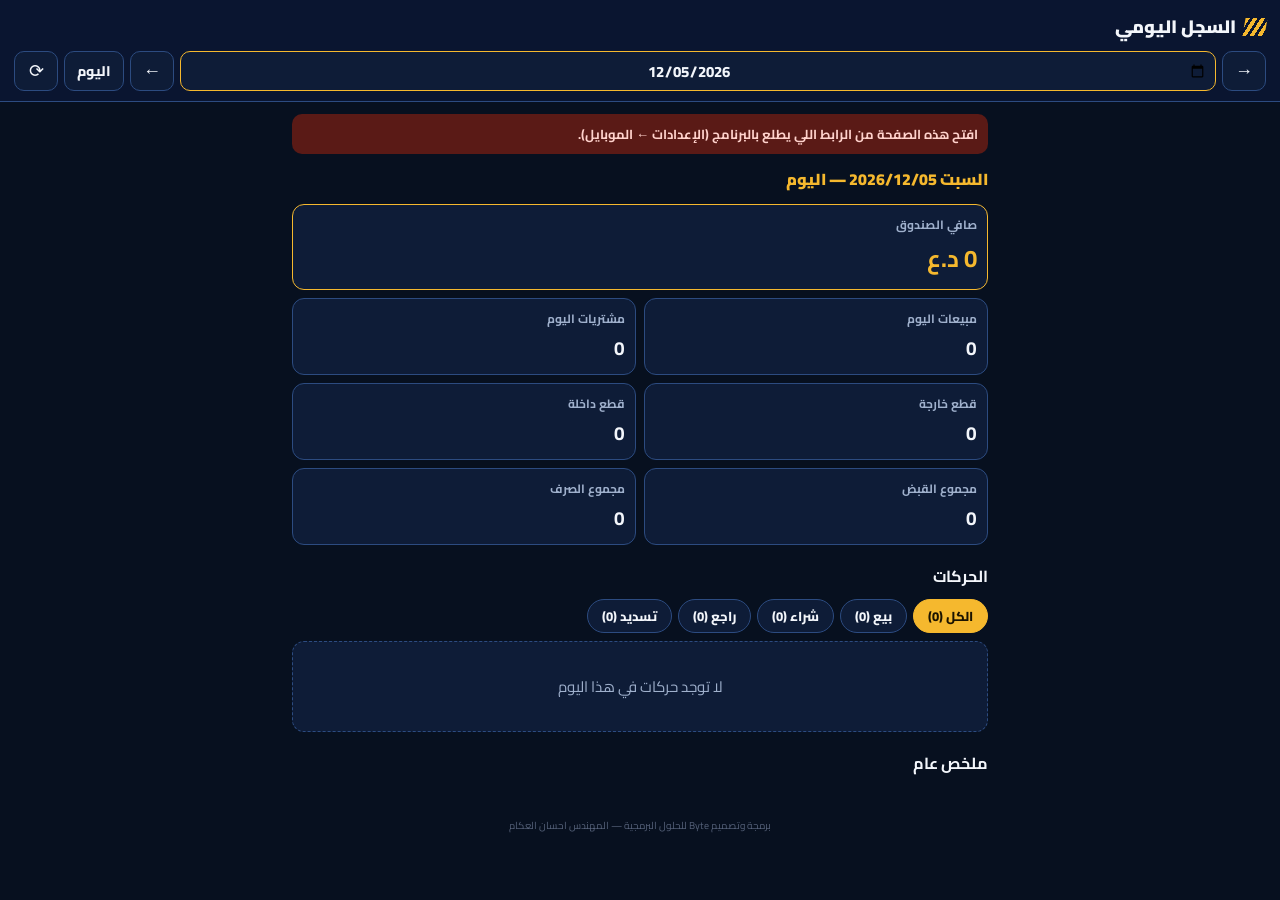
<file: steel-daily.html>
<!DOCTYPE html>
<html lang="ar" dir="rtl">
<head>
<meta charset="utf-8">
<meta name="viewport" content="width=device-width,initial-scale=1,viewport-fit=cover">
<meta name="theme-color" content="#0a1530">
<meta name="apple-mobile-web-app-capable" content="yes">
<meta name="mobile-web-app-capable" content="yes">
<meta name="apple-mobile-web-app-title" content="السجل اليومي">
<title>السجل اليومي</title>
<link rel="icon" href="data:image/svg+xml,%3Csvg xmlns='http://www.w3.org/2000/svg' viewBox='0 0 100 100'%3E%3Crect width='100' height='100' rx='22' fill='%230a1530'/%3E%3Ctext x='50' y='68' font-size='56' text-anchor='middle'%3E📅%3C/text%3E%3C/svg%3E">
<link rel="apple-touch-icon" href="data:image/svg+xml,%3Csvg xmlns='http://www.w3.org/2000/svg' viewBox='0 0 100 100'%3E%3Crect width='100' height='100' fill='%230a1530'/%3E%3Ctext x='50' y='68' font-size='56' text-anchor='middle'%3E📅%3C/text%3E%3C/svg%3E">
<link href="https://fonts.googleapis.com/css2?family=Cairo:wght@400;700;900&display=swap" rel="stylesheet">
<style>
:root{--bg:#07101f;--top:#0a1530;--card:#0e1c37;--bd:#2c4b80;--txt:#f3f6fb;--mut:#9fb0cc;--gold:#f5b82e}
*{box-sizing:border-box;-webkit-tap-highlight-color:transparent}
body{margin:0;font-family:Cairo,Tahoma,sans-serif;background:var(--bg);color:var(--txt);font-size:15px;padding-bottom:env(safe-area-inset-bottom)}
header{position:sticky;top:0;z-index:5;background:var(--top);border-bottom:1px solid var(--bd);padding:calc(10px + env(safe-area-inset-top)) 14px 10px}
header h1{margin:0;font-size:18px;font-weight:900;display:flex;align-items:center;gap:8px}
header h1 .mk{width:22px;height:18px;background:repeating-linear-gradient(115deg,var(--gold) 0 4px,transparent 4px 7px);transform:skewX(-10deg)}
header .upd{font-size:12px;color:var(--mut);margin-top:2px}
.dbar{display:flex;gap:6px;align-items:center;margin-top:8px}
.dbar button{flex:0 0 44px;height:40px;border-radius:10px;border:1px solid var(--bd);background:var(--card);color:var(--txt);font-size:18px}
.dbar input{flex:1;height:40px;border-radius:10px;border:1px solid var(--gold);background:var(--card);color:var(--txt);font:inherit;font-weight:800;text-align:center;padding:0 8px}
.dbar .today{flex:0 0 auto;padding:0 12px;font-size:14px;font-weight:800;font-family:inherit}
main{padding:12px;max-width:720px;margin:0 auto}
.dname{font-weight:900;font-size:16px;margin:2px 0 10px;color:var(--gold)}
.cards{display:grid;grid-template-columns:1fr 1fr;gap:8px}
.c{background:var(--card);border:1px solid var(--bd);border-radius:12px;padding:8px 10px}
.c span{display:block;font-size:12px;color:var(--mut);font-weight:700}
.c b{display:block;font-size:19px;direction:ltr;text-align:right;unicode-bidi:plaintext}
.c.hl{border-color:var(--gold);grid-column:1/-1}.c.hl b{color:var(--gold);font-size:24px}
h2{font-size:16px;margin:16px 0 8px;display:flex;justify-content:space-between;align-items:center}
h2 small{color:var(--mut);font-weight:700;font-size:12px}
.m{background:var(--card);border:1px solid var(--bd);border-radius:12px;padding:10px;margin-bottom:8px;border-right:4px solid var(--bd)}
.m.out{border-right-color:#ef4444}.m.in{border-right-color:#22c55e}.m.ret{border-right-color:#eab308}.m.pay{border-right-color:#3b82f6}
.m .h{display:flex;justify-content:space-between;align-items:center;gap:8px}
.m .p{font-weight:900;font-size:15px}
.m .t{font-size:12px;color:var(--mut);direction:ltr}
.m .det{font-size:13px;color:#cfd8ea;margin:4px 0}
.m .f{display:flex;flex-wrap:wrap;gap:4px 12px;font-size:13px;color:var(--mut)}
.m .f b{color:var(--txt);direction:ltr;unicode-bidi:plaintext}
.tag{display:inline-block;padding:0 9px;border-radius:20px;font-size:12px;font-weight:800;margin-left:6px}
.tag.out{background:#5a1a16;color:#fca5a5}.tag.in{background:#14532d;color:#86efac}.tag.ret{background:#3b3b0e;color:#fde68a}.tag.pay{background:#0d3460;color:#93c5fd}
.empty{text-align:center;color:var(--mut);padding:30px 10px;background:var(--card);border-radius:12px;border:1px dashed var(--bd)}
.low{background:#2a1416;border:1px solid #6b2a35;border-radius:12px;padding:8px 10px;font-size:13px;color:#fca5a5;margin-top:8px}
.err{background:#5a1a16;color:#ffd2cc;border-radius:10px;padding:8px 10px;font-weight:700;font-size:13px;margin-bottom:10px;display:none}
.filters{display:flex;gap:6px;overflow:auto;margin-bottom:8px}
.filters button{flex:0 0 auto;border:1px solid var(--bd);background:var(--card);color:var(--txt);border-radius:20px;padding:4px 14px;font:inherit;font-size:13px;font-weight:800}
.filters button.on{background:var(--gold);color:#1a1300;border-color:var(--gold)}
footer{text-align:center;font-size:10px;color:#56627a;padding:18px 0 24px}
.spin{display:inline-block;animation:sp 1s linear infinite}@keyframes sp{to{transform:rotate(360deg)}}
</style>
</head>
<body>
<header>
  <h1><span class="mk"></span><span id="shop">السجل اليومي</span></h1>
  <div class="upd" id="upd">جارِ التحميل…</div>
  <div class="dbar">
    <button onclick="shift(-1)" aria-label="اليوم السابق">→</button>
    <input type="date" id="d">
    <button onclick="shift(1)" aria-label="اليوم التالي">←</button>
    <button class="today" onclick="setDay(today())">اليوم</button>
    <button onclick="load(true)" aria-label="تحديث" id="rf">⟳</button>
  </div>
</header>
<main>
  <div class="err" id="err"></div>
  <div class="dname" id="dname"></div>
  <div class="cards" id="sum"></div>
  <h2>الحركات <small id="cnt"></small></h2>
  <div class="filters" id="flt"></div>
  <div id="list"></div>
  <h2>ملخص عام</h2>
  <div class="cards" id="info"></div>
  <div id="lowBox"></div>
</main>
<footer>برمجة وتصميم Byte للحلول البرمجية — المهندس احسان العكام</footer>
<script>
const pad=n=>String(n).padStart(2,'0');
const today=()=>{const d=new Date();return d.getFullYear()+'-'+pad(d.getMonth()+1)+'-'+pad(d.getDate())};
const fm=n=>Math.round(n||0).toLocaleString('en-US');
const esc=s=>String(s??'').replace(/[&<>"']/g,c=>({'&':'&amp;','<':'&lt;','>':'&gt;','"':'&quot;',"'":'&#39;'}[c]));
const DAYS=['الأحد','الإثنين','الثلاثاء','الأربعاء','الخميس','الجمعة','السبت'];
const $=s=>document.querySelector(s);
// read link params (#db=...&k=...) and remember them
let cfg={};try{cfg=JSON.parse(localStorage.getItem('sd_cfg')||'{}')}catch(e){}
const hp=new URLSearchParams(location.hash.slice(1));
if(hp.get('db')&&hp.get('k')){cfg={db:hp.get('db').replace(/\/+$/,''),k:hp.get('k')};try{localStorage.setItem('sd_cfg',JSON.stringify(cfg))}catch(e){}}
let day=today(),info=null,data=null,flt='';
const TYPES=[['','الكل'],['out','بيع'],['in','شراء'],['ret','راجع'],['pay','تسديد']];
function showErr(m){const e=$('#err');e.textContent=m;e.style.display=m?'block':'none'}
function setDay(d){day=d;$('#d').value=d;load()}
function shift(n){const d=new Date(day+'T12:00');d.setDate(d.getDate()+n);setDay(d.getFullYear()+'-'+pad(d.getMonth()+1)+'-'+pad(d.getDate()))}
$('#d').value=day;$('#d').onchange=e=>setDay(e.target.value||today());
async function get(path){const r=await fetch(`${cfg.db}/s/${cfg.k}/${path}.json`,{cache:'no-store'});if(!r.ok)throw new Error(r.status);return r.json()}
let busy=false;
async function load(btn){
  if(!cfg.db||!cfg.k){showErr('افتح هذه الصفحة من الرابط اللي يطلع بالبرنامج (الإعدادات ← الموبايل).');$('#upd').textContent='';return}
  if(busy)return;busy=true;$('#rf').innerHTML='<span class="spin">⟳</span>';
  try{
    [info,data]=await Promise.all([get('info'),get('days/'+day)]);
    showErr(info?'':'لا توجد بيانات بعد — تأكد إن المزامنة مفعّلة بالبرنامج.');
    render();
  }catch(e){showErr(navigator.onLine===false?'لا يوجد إنترنت بالموبايل.':'تعذر جلب البيانات — تأكد من الرابط.')}
  busy=false;$('#rf').textContent='⟳';
}
function render(){
  const cur=(info&&info.cur)||'د.ع';
  if(info){$('#shop').textContent=info.shop||'السجل اليومي';document.title='السجل اليومي - '+(info.shop||'');
    const ago=Math.round((Date.now()-info.at)/60000);
    $('#upd').textContent='آخر تحديث من المحل: '+new Date(info.at).toLocaleString('en-GB',{hour:'2-digit',minute:'2-digit',day:'2-digit',month:'2-digit'})+(ago<1?' (الآن)':ago<60?` (قبل ${ago} دقيقة)`:'');}
  const d=new Date(day+'T12:00');$('#dname').textContent=DAYS[d.getDay()]+' '+day.replace(/-/g,'/')+(day===today()?' — اليوم':'');
  const s=(data&&data.sum)||{sales:0,pur:0,pin:0,pout:0,cin:0,cout:0};
  $('#sum').innerHTML=`<div class="c hl"><span>صافي الصندوق</span><b>${fm(s.cin-s.cout)} ${cur}</b></div>
   <div class="c"><span>مبيعات اليوم</span><b>${fm(s.sales)}</b></div><div class="c"><span>مشتريات اليوم</span><b>${fm(s.pur)}</b></div>
   <div class="c"><span>قطع خارجة</span><b>${fm(s.pout)}</b></div><div class="c"><span>قطع داخلة</span><b>${fm(s.pin)}</b></div>
   <div class="c"><span>مجموع القبض</span><b>${fm(s.cin)}</b></div><div class="c"><span>مجموع الصرف</span><b>${fm(s.cout)}</b></div>`;
  const rows=((data&&data.rows)||[]);
  $('#flt').innerHTML=TYPES.map(([k,n])=>{const c=k?rows.filter(r=>r.ty===k).length:rows.length;return `<button class="${k===flt?'on':''}" onclick="flt='${k}';render()">${n} (${c})</button>`}).join('');
  const L=rows.filter(r=>!flt||r.ty===flt).slice().reverse();
  $('#cnt').textContent=rows.length?rows.length+' حركة':'';
  $('#list').innerHTML=L.length?L.map(r=>`<div class="m ${r.ty}"><div class="h"><div><span class="tag ${r.ty}">${esc(r.tl)}</span><span class="p">${esc(r.p||'نقدي')}</span></div><span class="t">${esc(r.t)} · ${esc(r.ref)}</span></div>
   ${r.det?`<div class="det">${esc(r.det)}</div>`:''}
   <div class="f"><span>المبلغ: <b>${fm(r.amt)}</b></span>${r.cin?`<span>قبض: <b>${fm(r.cin)}</b></span>`:''}${r.cout?`<span>صرف: <b>${fm(r.cout)}</b></span>`:''}${r.pout?`<span>خروج: <b>${r.pout}</b> قطعة</span>`:''}${r.pin?`<span>دخول: <b>${r.pin}</b> قطعة</span>`:''}</div></div>`).join('')
   :'<div class="empty">لا توجد حركات في هذا اليوم</div>';
  if(info){$('#info').innerHTML=`<div class="c"><span>الذمم المدينة (لنا)</span><b>${fm(info.recv)}</b></div><div class="c"><span>الذمم الدائنة (علينا)</span><b>${fm(info.pay)}</b></div>
   <div class="c"><span>رصيد المخزن</span><b>${fm(info.stock)} قطعة</b></div><div class="c"><span>وزن المخزن</span><b>${(+info.tons||0).toFixed(2)} طن</b></div>`;
   $('#lowBox').innerHTML=info.low&&info.low.length?`<div class="low">🔔 أصناف قليلة أو نافدة: ${info.low.map(esc).join('، ')}</div>`:'';}
}
render();load();
setInterval(()=>{if(!document.hidden)load()},60000);
document.addEventListener('visibilitychange',()=>{if(!document.hidden)load()});
</script>
</body>
</html>
</file>
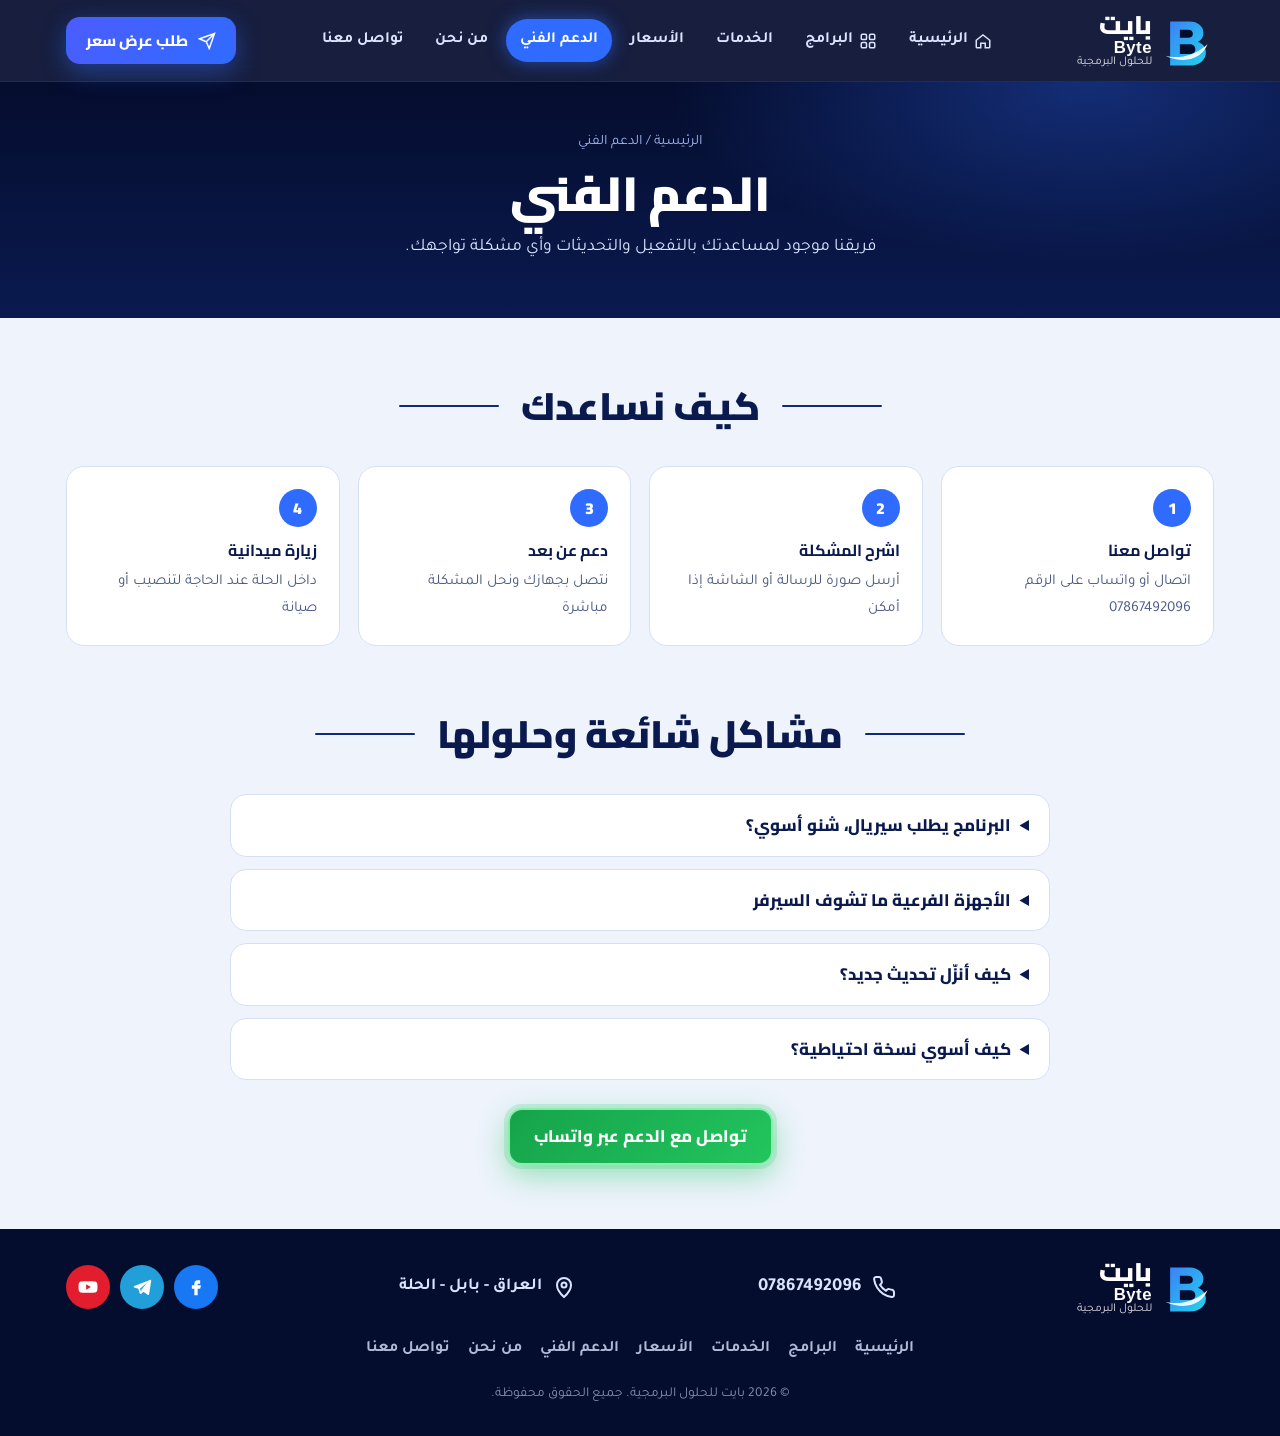
<file: support.html>
<!DOCTYPE html>
<html lang="ar" dir="rtl">
<head>
<meta charset="utf-8">
<meta name="viewport" content="width=device-width, initial-scale=1, viewport-fit=cover">
<title>الدعم الفني | بايت</title>
<meta name="description" content="الدعم الفني لبرامج بايت: التفعيل، الشبكات، التحديثات والنسخ الاحتياطي.">
<link rel="preconnect" href="https://fonts.googleapis.com">
<link rel="stylesheet" href="https://fonts.googleapis.com/css2?family=Cairo:wght@400;600;700;800;900&family=Tajawal:wght@400;500;700&display=swap">
<link rel="stylesheet" href="style.css">
<style>body{margin:0}img{max-width:100%}[hidden]{display:none!important}</style>
</head>
<body>
<svg width="0" height="0" style="position:absolute" aria-hidden="true">
  <defs>
    <linearGradient id="gB" x1="0" y1="0" x2="1" y2="1"><stop offset="0" stop-color="#3b82f6"/><stop offset="1" stop-color="#22d3ee"/></linearGradient>
    <symbol id="logoB" viewBox="0 0 64 64"><path d="M10 8h24c10 0 17 6 17 14 0 5-3 9-7 11 6 2 10 7 10 13 0 9-8 16-19 16H10z" fill="url(#gB)"/><path d="M22 18h10c4 0 6 2 6 5s-2 5-6 5H22zM22 36h12c4 0 7 2 7 6s-3 6-7 6H22z" fill="#050d2e"/><path d="M4 50c14 4 34 2 52-14-6 16-26 26-52 14z" fill="#fff" opacity=".9"/></symbol>
    <symbol id="i-check" viewBox="0 0 24 24"><path d="M5 12.5l4.5 4.5L19 7.5" fill="none" stroke="currentColor" stroke-width="2.6" stroke-linecap="round" stroke-linejoin="round"/></symbol>
  </defs>
</svg>

<header class="top">
  <div class="wrap nav">
    <a href="index.html" class="logo" aria-label="بايت للحلول البرمجية"><svg width="52" height="52"><use href="#logoB"/></svg><span class="logo-txt"><b>بايت</b><i>Byte</i><small>للحلول البرمجية</small></span></a>
    <ul class="menu" id="menu">
      <li><a href="index.html"><svg width="18" height="18" viewBox="0 0 24 24" fill="none" stroke="currentColor" stroke-width="2"><path d="M3 11l9-7 9 7v9a1 1 0 0 1-1 1h-5v-6H9v6H4a1 1 0 0 1-1-1z"/></svg>الرئيسية</a></li>
      <li><a href="programs.html"><svg width="18" height="18" viewBox="0 0 24 24" fill="none" stroke="currentColor" stroke-width="2"><rect x="3" y="3" width="7" height="7" rx="1.5"/><rect x="14" y="3" width="7" height="7" rx="1.5"/><rect x="3" y="14" width="7" height="7" rx="1.5"/><rect x="14" y="14" width="7" height="7" rx="1.5"/></svg>البرامج</a></li>
      <li><a href="services.html">الخدمات</a></li>
      <li><a href="pricing.html">الأسعار</a></li>
      <li><a href="support.html" class="active" aria-current="page">الدعم الفني</a></li>
      <li><a href="about.html">من نحن</a></li>
      <li><a href="contact.html">تواصل معنا</a></li>
    </ul>
    <div style="display:flex;gap:10px;align-items:center">
      <a href="contact.html" class="btn btn-blue quote"><svg width="18" height="18" viewBox="0 0 24 24" fill="none" stroke="currentColor" stroke-width="2"><path d="M22 2L11 13M22 2l-7 20-4-9-9-4z"/></svg>طلب عرض سعر</a>
      <button class="burger" id="burger" aria-label="القائمة" aria-expanded="false"><svg width="24" height="24" viewBox="0 0 24 24" fill="none" stroke="currentColor" stroke-width="2.2" stroke-linecap="round"><path d="M4 7h16M4 12h16M4 17h16"/></svg></button>
    </div>
  </div>
</header>

<main>
<div class="page-hero"><div class="wrap">
  <div class="crumbs"><a href="index.html">الرئيسية</a> / الدعم الفني</div>
  <h1>الدعم الفني</h1><p>فريقنا موجود لمساعدتك بالتفعيل والتحديثات وأي مشكلة تواجهك.</p>
</div></div><section><div class="wrap"><div class="sec-head"><h2>كيف نساعدك</h2></div><div class="steps">
<div><b>تواصل معنا</b><span>اتصال أو واتساب على الرقم 07867492096</span></div>
<div><b>اشرح المشكلة</b><span>أرسل صورة للرسالة أو الشاشة إذا أمكن</span></div>
<div><b>دعم عن بعد</b><span>نتصل بجهازك ونحل المشكلة مباشرة</span></div>
<div><b>زيارة ميدانية</b><span>داخل الحلة عند الحاجة لتنصيب أو صيانة</span></div>
</div></div></section><section style="padding-top:0"><div class="wrap"><div class="sec-head"><h2>مشاكل شائعة وحلولها</h2></div><div class="faq"><details><summary>البرنامج يطلب سيريال، شنو أسوي؟</summary><p>أرسل لنا رمز الجهاز الظاهر بشاشة التفعيل عبر واتساب، ونرسلك سيريال التفعيل.</p></details><details><summary>الأجهزة الفرعية ما تشوف السيرفر</summary><p>تأكد أن السيرفر شغّال وكل الأجهزة على نفس الشبكة، وإذا استمرت المشكلة نتواصل معك عن بعد.</p></details><details><summary>كيف أنزّل تحديث جديد؟</summary><p>نرسلك ملف التحديث، تفتحه من داخل البرنامج ويتحدث تلقائياً مع الحفاظ على بياناتك.</p></details><details><summary>كيف أسوي نسخة احتياطية؟</summary><p>من الإعدادات اختر النسخ الاحتياطي واحفظ الملف على فلاشة أو مكان آمن.</p></details></div><div class="center"><a href="https://wa.me/9647867492096" target="_blank" rel="noopener" class="btn btn-green">تواصل مع الدعم عبر واتساب</a></div></div></section>
</main>

<footer>
  <div class="wrap">
    <div class="foot">
      <a href="index.html" class="logo"><svg width="52" height="52"><use href="#logoB"/></svg><span class="logo-txt"><b>بايت</b><i>Byte</i><small>للحلول البرمجية</small></span></a>
      <div class="item"><svg width="24" height="24" viewBox="0 0 24 24" fill="none" stroke="currentColor" stroke-width="2"><path d="M22 16.9v3a2 2 0 0 1-2.2 2 19.8 19.8 0 0 1-8.6-3.1 19.5 19.5 0 0 1-6-6A19.8 19.8 0 0 1 2.1 4.2 2 2 0 0 1 4.1 2h3a2 2 0 0 1 2 1.7c.1.9.4 1.8.7 2.7a2 2 0 0 1-.5 2.1L8 9.8a16 16 0 0 0 6 6l1.3-1.3a2 2 0 0 1 2.1-.4c.9.3 1.8.6 2.7.7a2 2 0 0 1 1.7 2z"/></svg><span class="num">07867492096</span></div>
      <div class="item"><svg width="24" height="24" viewBox="0 0 24 24" fill="none" stroke="currentColor" stroke-width="2"><path d="M12 22s7-6.2 7-12a7 7 0 0 0-14 0c0 5.8 7 12 7 12z"/><circle cx="12" cy="10" r="2.5"/></svg>العراق - بابل - الحلة</div>
      <div class="socials">
        <a href="https://facebook.com" target="_blank" rel="noopener" aria-label="فيسبوك" style="background:#1877f2"><svg width="20" height="20" viewBox="0 0 24 24" fill="currentColor"><path d="M14 8h3V4h-3c-2.8 0-4 1.8-4 4.3V10H7v4h3v8h4v-8h3l1-4h-4V8.6c0-.4.2-.6.6-.6z"/></svg></a>
        <a href="https://t.me" target="_blank" rel="noopener" aria-label="تيليجرام" style="background:#229ed9"><svg width="20" height="20" viewBox="0 0 24 24" fill="currentColor"><path d="M21.5 3.5L2.8 10.8c-1 .4-1 1.6.1 1.9l4.7 1.5 1.8 5.6c.3.8 1.2 1 1.8.4l2.6-2.4 4.9 3.6c.7.5 1.6.1 1.8-.7L23 4.8c.2-1-.6-1.7-1.5-1.3zM9.6 14.1l8.6-7.6-6.9 8.9-.3 3z"/></svg></a>
        <a href="https://youtube.com" target="_blank" rel="noopener" aria-label="يوتيوب" style="background:#e11d2e"><svg width="20" height="20" viewBox="0 0 24 24" fill="currentColor"><path d="M23 7.5a3 3 0 0 0-2.1-2.1C19 5 12 5 12 5s-7 0-8.9.4A3 3 0 0 0 1 7.5 31 31 0 0 0 .6 12 31 31 0 0 0 1 16.5a3 3 0 0 0 2.1 2.1C5 19 12 19 12 19s7 0 8.9-.4a3 3 0 0 0 2.1-2.1 31 31 0 0 0 .4-4.5 31 31 0 0 0-.4-4.5zM9.8 15.2V8.8l5.6 3.2z"/></svg></a>
      </div>
    </div>
    <nav class="fnav" aria-label="روابط سريعة"><a href="index.html">الرئيسية</a><a href="programs.html">البرامج</a><a href="services.html">الخدمات</a><a href="pricing.html">الأسعار</a><a href="support.html">الدعم الفني</a><a href="about.html">من نحن</a><a href="contact.html">تواصل معنا</a></nav>
    <div class="copyr">© 2026 بايت للحلول البرمجية. جميع الحقوق محفوظة.</div>
  </div>
</footer>
<script src="script.js"></script>
</body>
</html>
</file>
<file: style.css>
/* Layout: dark navy hero band → light program shelf → navy feature strip → trial banner → pricing → contact → navy footer. RTL, single deliberate look. */
:root{
  --navy-900:#050d2e; --navy-800:#0a1a4f; --navy-700:#112a78;
  --blue:#2f6bff; --blue-2:#4c5cff; --cyan:#22d3ee; --green:#22c55e; --gold:#fcd34d; --red:#e11d48;
  --paper:#eef3fc; --card:#ffffff; --ink:#0b1640; --muted:#4b5a85; --line:#d6e0f5;
  --display:"Cairo","Tajawal",system-ui,sans-serif; --body:"Tajawal","Cairo",system-ui,sans-serif;
  --gut-l:max(16px,env(safe-area-inset-left,0px)); --gut-r:max(16px,env(safe-area-inset-right,0px));
  color-scheme:light;
}
*{box-sizing:border-box}
html{scroll-behavior:smooth}
body{background:var(--paper);color:var(--ink);font-family:var(--body);font-size:16px;line-height:1.7;direction:rtl;overflow-x:hidden}
body::before{content:"";position:fixed;inset:0 0 auto;height:env(safe-area-inset-top,0px);z-index:60;background:var(--navy-900)}
a{color:inherit;text-decoration:none}
h1,h2,h3{font-family:var(--display);line-height:1.25;text-wrap:balance;margin:0}
.wrap{max-width:1180px;margin-inline:auto;padding-left:var(--gut-l);padding-right:var(--gut-r)}
:focus-visible{outline:3px solid var(--cyan);outline-offset:3px;border-radius:8px}
svg{flex-shrink:0}

/* buttons */
.btn{display:inline-flex;align-items:center;gap:10px;font-family:var(--display);font-weight:800;font-size:1.05rem;padding:12px 24px;border-radius:14px;border:2px solid transparent;cursor:pointer;transition:transform .2s,box-shadow .2s,background .2s}
.btn:hover{transform:translateY(-2px)}
.btn-blue{background:linear-gradient(135deg,var(--blue-2),var(--blue));color:#fff;box-shadow:0 8px 24px rgba(47,107,255,.4)}
.btn-green{background:linear-gradient(135deg,#16a34a,var(--green));color:#fff;border-color:#86efac;box-shadow:0 0 0 4px rgba(34,197,94,.18),0 10px 30px rgba(34,197,94,.45)}
.btn-ghost{background:transparent;color:#fff;border-color:rgba(255,255,255,.7)}
.btn-ghost:hover{background:rgba(255,255,255,.08)}

/* header */
header.top{position:sticky;top:env(safe-area-inset-top,0px);z-index:50;background:rgba(5,13,46,.92);backdrop-filter:blur(10px);border-bottom:1px solid rgba(255,255,255,.06)}
.nav{display:flex;align-items:center;justify-content:space-between;gap:16px;padding-block:12px}
.logo{display:flex;align-items:center;gap:10px;color:#fff}
.logo-txt{display:flex;flex-direction:column;line-height:1.05}
.logo-txt b{font-family:var(--display);font-size:1.6rem;font-weight:900}
.logo-txt i{font-style:normal;font-family:Arial,sans-serif;font-weight:700;font-size:1.05rem;letter-spacing:.5px}
.logo-txt small{font-size:.75rem;opacity:.85}
.menu{display:flex;align-items:center;gap:4px;list-style:none;margin:0;padding:0}
.menu a{display:inline-flex;align-items:center;gap:6px;color:#dbe4ff;font-weight:700;padding:8px 14px;border-radius:999px;font-size:.98rem;transition:background .2s,color .2s}
.menu a:hover{background:rgba(255,255,255,.08);color:#fff}
.menu a.active{background:var(--blue);color:#fff;box-shadow:0 0 18px rgba(47,107,255,.55)}
.quote{padding:9px 18px;font-size:.95rem}
.burger{display:none;background:none;border:1px solid rgba(255,255,255,.3);color:#fff;border-radius:10px;padding:8px;cursor:pointer}

/* hero */
.hero{position:relative;background:radial-gradient(1000px 500px at 85% 20%,rgba(47,107,255,.35),transparent 60%),radial-gradient(800px 500px at 10% 90%,rgba(34,211,238,.18),transparent 60%),linear-gradient(180deg,var(--navy-900),var(--navy-800));color:#fff;overflow:hidden}
.hero::after{content:"";position:absolute;inset:auto -10% -40% -10%;height:60%;background:repeating-linear-gradient(90deg,rgba(99,140,255,.08) 0 1px,transparent 1px 60px);transform:perspective(500px) rotateX(60deg);pointer-events:none}
.hero-grid{position:relative;z-index:1;display:grid;grid-template-columns:1.05fr 1fr;align-items:center;gap:40px;padding-block:56px 64px}
.hero h1{font-size:clamp(2.2rem,5vw,3.8rem);font-weight:900}
.hero h1 span{display:block;background:linear-gradient(90deg,#7dd3fc,var(--cyan));-webkit-background-clip:text;background-clip:text;color:transparent}
.hero p.lead{font-size:clamp(1.1rem,2vw,1.4rem);color:#dbe4ff;margin:14px 0 26px}
.perks{display:grid;grid-template-columns:repeat(4,1fr);gap:12px;margin-bottom:30px}
.perk{display:flex;flex-direction:column;align-items:center;gap:6px;text-align:center;font-weight:700;font-size:.95rem;color:#e6ecff}
.perk svg{color:#cfe0ff}
.cta-row{display:flex;flex-wrap:wrap;gap:14px;align-items:center}
.badge-wrap{position:relative}
.badge{position:absolute;top:-16px;left:50%;transform:translateX(-50%);background:var(--red);color:#fff;font-size:.8rem;font-weight:800;padding:2px 12px;border-radius:6px;white-space:nowrap;font-family:var(--display)}

/* device mockup */
.devices{position:relative;max-width:560px;width:100%;margin-inline:auto;aspect-ratio:1.35}
.laptop{position:absolute;inset:4% 8% 10% 0}
.screen{position:absolute;inset:0 4% 14% 4%;border-radius:16px 16px 4px 4px;background:#0a0f24;border:10px solid #1c2236;box-shadow:0 0 60px rgba(47,107,255,.55),inset 0 0 0 1px rgba(255,255,255,.05);overflow:hidden;display:grid;grid-template-columns:22% 1fr}
.side{background:#0e1636;padding:10px 8px;display:flex;flex-direction:column;gap:7px}
.side b{color:#fff;font-family:Arial,sans-serif;font-size:.8rem;margin-bottom:4px}
.side i{display:block;height:6px;border-radius:3px;background:#22305e}
.side i.on{background:var(--blue)}
.dash{padding:10px;display:grid;grid-template-columns:1.4fr 1fr;grid-template-rows:1.3fr 1fr;gap:8px}
.panel{background:#121c44;border-radius:8px;padding:8px;display:flex;align-items:flex-end;gap:5px}
.bar{flex:1;border-radius:3px 3px 0 0;background:linear-gradient(180deg,#60a5fa,var(--blue));animation:grow 1.2s ease-out both}
@keyframes grow{from{transform:scaleY(.1)}to{transform:scaleY(1)}}
.bar{transform-origin:bottom}
.pie{align-items:center;justify-content:center}
.pie div{width:70%;aspect-ratio:1;border-radius:50%;background:conic-gradient(#f472b6 0 35%,var(--cyan) 0 60%,#a78bfa 0 80%,#fbbf24 0)}
.tiles{grid-column:1/-1;display:grid;grid-template-columns:repeat(3,1fr);gap:8px}
.tile{background:#121c44;border-radius:8px;display:grid;place-items:center}
.tile span{width:34%;aspect-ratio:1;border-radius:8px;display:grid;place-items:center;color:#fff}
.base{position:absolute;inset:auto -2% 6% -2%;height:6%;border-radius:0 0 18px 18px;background:linear-gradient(180deg,#c7cfdf,#7a849a);box-shadow:0 20px 40px rgba(0,0,0,.5)}
.phone{position:absolute;left:0;bottom:4%;width:26%;aspect-ratio:.5;border-radius:20px;background:linear-gradient(160deg,#0f1d5a,#06102e);border:5px solid #1b2033;box-shadow:0 0 40px rgba(47,107,255,.6);display:flex;flex-direction:column;align-items:center;justify-content:center;gap:6px;color:#fff;text-align:center}
.phone small{font-size:.62rem;opacity:.8}
.float{animation:float 6s ease-in-out infinite}
@keyframes float{50%{transform:translateY(-10px)}}

/* section heads */
section{padding-block:64px}
.sec-head{display:flex;align-items:center;justify-content:center;gap:22px;margin-bottom:36px;text-align:center}
.sec-head::before,.sec-head::after{content:"";height:2px;width:min(100px,15vw);background:var(--navy-700);border-radius:2px}
.sec-head h2{font-size:clamp(1.7rem,3.5vw,2.4rem);font-weight:900;color:var(--navy-800)}
.sub{text-align:center;color:var(--muted);max-width:60ch;margin:-20px auto 36px}

/* programs */
.shelf{position:relative}
.track{display:grid;grid-auto-flow:column;grid-auto-columns:calc((100% - 3*22px)/4);gap:22px;overflow-x:auto;scroll-snap-type:x mandatory;padding:8px 4px 20px;scrollbar-width:none}
.track::-webkit-scrollbar{display:none}
.prog{scroll-snap-align:start;background:var(--card);border-radius:22px;padding:10px 10px 20px;box-shadow:0 10px 30px rgba(17,42,120,.1);display:flex;flex-direction:column;align-items:center;text-align:center;gap:10px;border:1px solid var(--line);transition:transform .25s,box-shadow .25s;min-width:0}
.prog:hover{transform:translateY(-6px);box-shadow:0 18px 40px rgba(17,42,120,.18)}
.art{width:100%;aspect-ratio:2/1;border-radius:16px;display:grid;place-items:center;position:relative;overflow:hidden}
.art::after{content:"";position:absolute;inset:auto 0 0;height:30%;background:linear-gradient(0deg,rgba(255,255,255,.55),transparent)}
.art svg{width:42%;height:auto;position:relative;z-index:1;filter:drop-shadow(0 8px 14px rgba(0,0,0,.18))}
.prog h3{font-size:1.25rem;font-weight:900;color:var(--c)}
.prog p{margin:0;color:var(--muted);font-weight:500;font-size:.98rem;padding-inline:10px;min-height:3.4em}
.more{margin-top:auto;display:inline-flex;align-items:center;gap:8px;font-family:var(--display);font-weight:800;color:var(--c);background:var(--soft);border:1.5px solid var(--c);padding:8px 22px;border-radius:12px;transition:background .2s,color .2s}
.more:hover{background:var(--c);color:#fff}
.arrow{position:absolute;top:42%;z-index:2;width:42px;height:42px;border-radius:50%;border:0;background:var(--navy-800);color:#fff;display:grid;place-items:center;cursor:pointer;box-shadow:0 6px 16px rgba(0,0,0,.25)}
.arrow.prev{right:-18px}.arrow.next{left:-18px}

/* features strip */
.strip{background:linear-gradient(135deg,var(--navy-800),var(--navy-700));border-radius:24px;color:#fff;display:grid;grid-template-columns:repeat(6,1fr);padding:22px 8px;box-shadow:0 18px 40px rgba(10,26,79,.3)}
.strip div{display:flex;flex-direction:column;align-items:center;gap:8px;text-align:center;font-weight:800;font-family:var(--display);font-size:1rem;padding:8px 10px;border-inline-start:1px solid rgba(255,255,255,.14)}
.strip div:first-child{border:0}

/* trial banner */
.trial{position:relative;overflow:hidden;border-radius:26px;background:radial-gradient(600px 300px at 80% 0,rgba(34,211,238,.25),transparent 60%),linear-gradient(135deg,var(--navy-800),#1d3fb8);color:#fff;border:2px solid rgba(99,160,255,.5);display:grid;grid-template-columns:auto 1fr auto;align-items:center;gap:28px;padding:28px 32px;box-shadow:0 0 40px rgba(47,107,255,.35)}
.trial h2{font-size:clamp(1.6rem,3.4vw,2.4rem);font-weight:900}
.trial h2 em{font-style:normal;color:var(--gold)}
.pill{display:inline-block;margin-top:10px;border:2px solid #fff;border-radius:999px;padding:4px 22px;font-weight:700;font-size:1.05rem}
.days{display:flex;align-items:center;gap:12px;border:2px solid rgba(255,255,255,.7);border-radius:16px;padding:12px 18px;font-family:var(--display);font-weight:800;font-size:1.15rem;line-height:1.4}
.monitor{display:flex;align-items:center;gap:14px}
.dl{width:64px;height:64px;border-radius:50%;background:var(--green);display:grid;place-items:center;border:4px solid #fff;box-shadow:0 0 24px rgba(34,197,94,.7);animation:pulse 2.4s infinite}
@keyframes pulse{50%{box-shadow:0 0 0 12px rgba(34,197,94,0),0 0 24px rgba(34,197,94,.7)}}
.mon{width:110px;aspect-ratio:1.3;border-radius:10px;background:linear-gradient(160deg,#2563eb,#0b1640);border:5px solid #c7cfdf;display:grid;place-items:center;font-family:Arial;font-weight:900;font-size:2.4rem;color:#fff}

/* pricing */
.plans{display:grid;grid-template-columns:repeat(3,1fr);gap:22px}
.plan{background:var(--card);border:1px solid var(--line);border-radius:20px;padding:28px;display:flex;flex-direction:column;gap:14px}
.plan.hot{background:linear-gradient(160deg,var(--navy-800),var(--navy-700));color:#fff;border:0;box-shadow:0 20px 40px rgba(10,26,79,.3);transform:translateY(-8px)}
.plan h3{font-size:1.35rem;font-weight:900}
.plan .price{font-family:var(--display);font-weight:900;font-size:1.6rem;color:var(--blue)}
.plan.hot .price{color:var(--cyan)}
.plan ul{list-style:none;margin:0;padding:0;display:grid;gap:8px}
.plan li{display:flex;gap:8px;align-items:flex-start}
.plan li svg{color:var(--green);margin-top:5px}
.plan .btn{margin-top:auto;justify-content:center}
.plan:not(.hot) .btn-ghost{color:var(--navy-800);border-color:var(--navy-800)}

/* about + contact */
.split{display:grid;grid-template-columns:1fr 1fr;gap:28px;align-items:start}
.box{background:var(--card);border:1px solid var(--line);border-radius:20px;padding:28px;min-width:0}
.box h3{font-size:1.4rem;font-weight:900;color:var(--navy-800);margin-bottom:10px}
.box p{color:var(--muted);margin:0 0 12px}
.stats{display:grid;grid-template-columns:repeat(3,1fr);gap:12px;margin-top:16px}
.stats div{background:var(--paper);border-radius:14px;padding:14px;text-align:center}
.stats b{display:block;font-family:var(--display);font-size:1.15rem;color:var(--blue)}
.stats span{font-size:.9rem;color:var(--muted)}
.crow{display:flex;align-items:center;gap:12px;padding:12px 0;border-bottom:1px dashed var(--line)}
.crow:last-of-type{border:0}
.crow .ic{width:42px;height:42px;border-radius:12px;background:var(--paper);display:grid;place-items:center;color:var(--blue)}
.crow b{display:block;font-family:var(--display)}
.num{direction:ltr;unicode-bidi:isolate;font-variant-numeric:tabular-nums;font-size:1.15rem;user-select:all}
.copy{margin-inline-start:auto;background:var(--paper);border:1px solid var(--line);border-radius:10px;padding:6px 12px;font-family:var(--body);font-weight:700;cursor:pointer;color:var(--navy-800)}
form{display:grid;gap:12px}
label{font-weight:700;font-size:.95rem}
input,select,textarea{width:100%;font:inherit;padding:11px 14px;border-radius:12px;border:1.5px solid var(--line);background:#f8faff;color:var(--ink)}
input:focus,select:focus,textarea:focus{outline:none;border-color:var(--blue);box-shadow:0 0 0 3px rgba(47,107,255,.15)}
.note{font-size:.9rem;color:var(--green);font-weight:700;min-height:1.4em}

/* footer */
footer{background:var(--navy-900);color:#dbe4ff;padding-block:30px}
.foot{display:flex;align-items:center;justify-content:space-between;flex-wrap:wrap;gap:22px}
.foot .item{display:flex;align-items:center;gap:10px;font-weight:700;font-size:1.05rem}
.socials{display:flex;gap:10px}
.socials a{width:44px;height:44px;border-radius:50%;display:grid;place-items:center;color:#fff;transition:transform .2s}
.socials a:hover{transform:scale(1.1)}
.copyr{text-align:center;font-size:.85rem;opacity:.6;margin-top:20px}

/* responsive */
@media (max-width:1020px){
  .menu{display:none;position:absolute;top:100%;inset-inline:0;flex-direction:column;align-items:stretch;background:var(--navy-900);padding:10px var(--gut-r) 16px var(--gut-l);border-bottom:1px solid rgba(255,255,255,.08)}
  .menu.open{display:flex}
  .burger{display:inline-grid}
  .hero-grid{grid-template-columns:1fr;text-align:center}
  .cta-row{justify-content:center}
  .track{grid-auto-columns:calc((100% - 22px)/2)}
  .strip{grid-template-columns:repeat(3,1fr);row-gap:10px}
  .strip div:nth-child(4){border:0}
  .trial{grid-template-columns:1fr;text-align:center;justify-items:center}
  .plans{grid-template-columns:1fr}
  .plan.hot{transform:none}
  .split{grid-template-columns:1fr}
}
@media (max-width:600px){
  .quote{display:none}
  .perks{grid-template-columns:repeat(2,1fr)}
  .track{grid-auto-columns:85%}
  .arrow{display:none}
  .strip{grid-template-columns:repeat(2,1fr)}
  .strip div{border:0!important}
  .stats{grid-template-columns:1fr}
  .foot{flex-direction:column;text-align:center}
  .btn{font-size:.98rem;padding:11px 18px}
}
@media (prefers-reduced-motion:reduce){*{animation:none!important;transition:none!important}html{scroll-behavior:auto}}

/* inner pages */
.page-hero{background:radial-gradient(700px 300px at 85% 0,rgba(47,107,255,.35),transparent 60%),linear-gradient(180deg,var(--navy-900),var(--navy-800));color:#fff;padding-block:48px 56px;text-align:center}
.page-hero h1{font-size:clamp(2rem,4.5vw,3rem);font-weight:900}
.page-hero p{color:#dbe4ff;max-width:60ch;margin:10px auto 0;font-size:1.1rem}
.crumbs{font-size:.9rem;color:#9fb3ea;margin-bottom:8px}
.crumbs a:hover{color:#fff}
.center{text-align:center;margin-top:28px}
.detail{display:grid;grid-template-columns:320px 1fr;gap:28px;align-items:center;background:var(--card);border:1px solid var(--line);border-radius:22px;padding:22px;scroll-margin-top:110px}
.detail+.detail{margin-top:24px}
.detail .art{aspect-ratio:1.4}
.detail h2{font-size:1.6rem;font-weight:900;color:var(--c);margin-bottom:6px}
.detail p{color:var(--muted);margin:0 0 12px}
.feat{list-style:none;margin:0 0 16px;padding:0;display:grid;grid-template-columns:1fr 1fr;gap:8px 18px}
.feat li{display:flex;gap:8px;align-items:flex-start}
.feat li svg{color:var(--green);margin-top:5px}
.detail .acts{display:flex;flex-wrap:wrap;gap:10px}
.detail .acts .btn{font-size:.95rem;padding:9px 18px}
.btn-line{background:var(--soft);color:var(--c);border-color:var(--c)}
.cards{display:grid;grid-template-columns:repeat(3,1fr);gap:22px}
.svc{background:var(--card);border:1px solid var(--line);border-radius:20px;padding:26px;display:flex;flex-direction:column;gap:10px}
.svc .ic{width:54px;height:54px;border-radius:16px;display:grid;place-items:center;color:#fff;background:linear-gradient(135deg,var(--blue-2),var(--cyan))}
.svc h3{font-size:1.2rem;font-weight:900;color:var(--navy-800)}
.svc p{margin:0;color:var(--muted)}
.faq{max-width:820px;margin-inline:auto;display:grid;gap:12px}
.faq details{background:var(--card);border:1px solid var(--line);border-radius:16px;padding:16px 20px}
.faq summary{cursor:pointer;font-family:var(--display);font-weight:800;color:var(--navy-800);font-size:1.05rem}
.faq details p{margin:10px 0 0;color:var(--muted)}
.steps{display:grid;grid-template-columns:repeat(4,1fr);gap:18px;counter-reset:s}
.steps div{background:var(--card);border:1px solid var(--line);border-radius:18px;padding:22px;position:relative}
.steps div::before{counter-increment:s;content:counter(s);display:grid;place-items:center;width:38px;height:38px;border-radius:50%;background:var(--blue);color:#fff;font-weight:900;font-family:var(--display);margin-bottom:10px}
.steps b{display:block;font-family:var(--display);color:var(--navy-800);margin-bottom:4px}
.steps span{color:var(--muted);font-size:.95rem}
.upd{margin:4px 0 16px;background:var(--soft);border:1px dashed var(--c);border-radius:16px;padding:14px 16px}
.upd-h{display:flex;flex-wrap:wrap;justify-content:space-between;gap:6px;margin-bottom:6px}
.upd-h b{font-family:var(--display);color:var(--c)}
.upd-h span{font-weight:700;color:var(--ink)}
.upd ul{margin:0 0 10px;padding-inline-start:20px;color:var(--muted)}
.upd p{margin:10px 0 0;font-size:.9rem;color:var(--muted)}
.upd .btn{font-size:.95rem;padding:8px 16px}
.fnav{display:flex;flex-wrap:wrap;justify-content:center;gap:6px 18px;margin-top:20px;font-weight:700}
.fnav a{opacity:.8}.fnav a:hover{opacity:1;color:#fff}
@media (max-width:1020px){.cards{grid-template-columns:1fr 1fr}.steps{grid-template-columns:1fr 1fr}.detail{grid-template-columns:1fr}}
@media (max-width:600px){.cards,.steps,.feat{grid-template-columns:1fr}}
</file>
